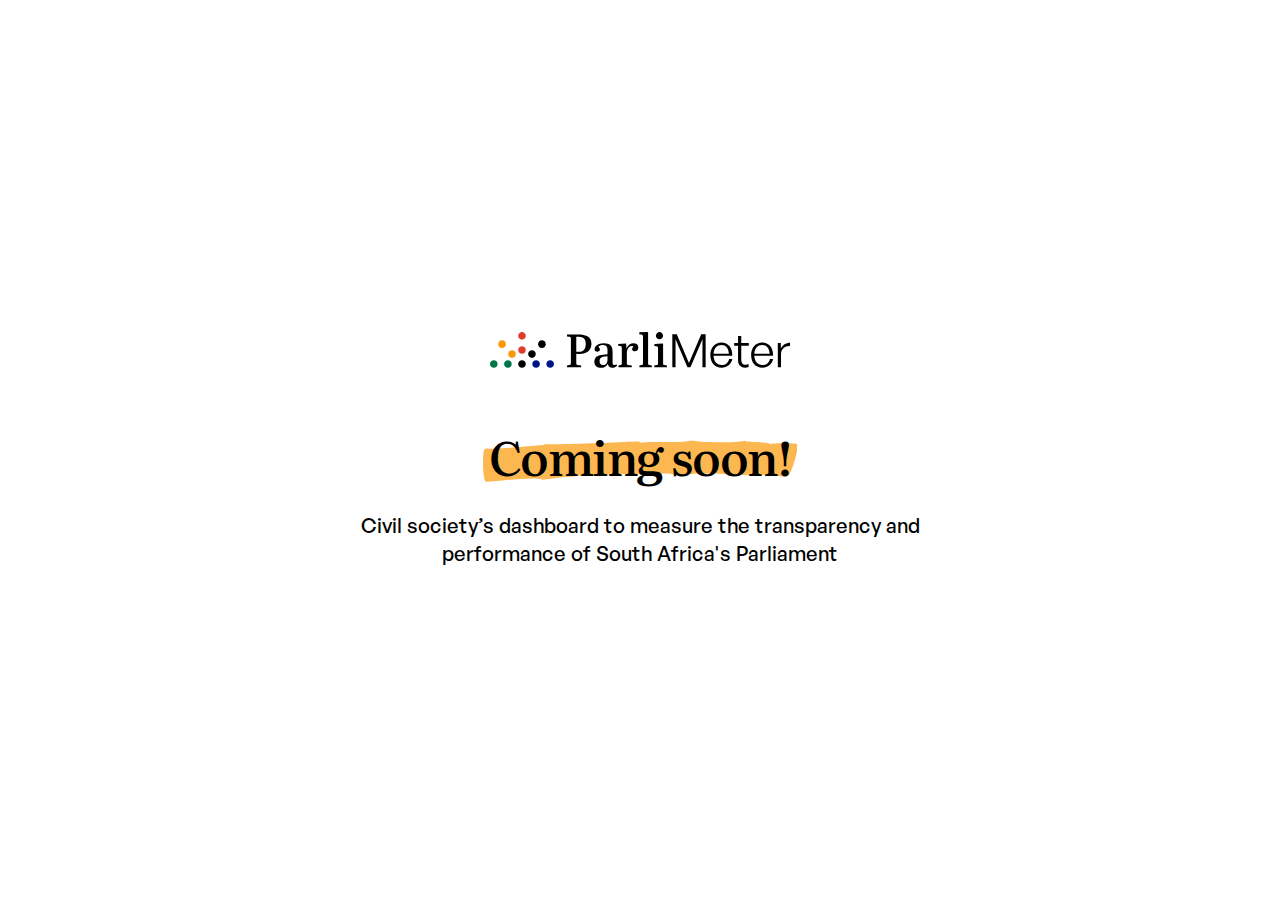
<file: index.html>
<!DOCTYPE html><!--  This site was created in Webflow. https://webflow.com  --><!--  Last Published: Thu Oct 10 2024 12:11:52 GMT+0000 (Coordinated Universal Time)  -->
<html data-wf-page="6707b6b0494c50af6eec7d83" data-wf-site="6707b6b0494c50af6eec7d92" lang="en">
<head>
  <meta charset="utf-8">
  <title>ParliMeter | The Parliamentary Performance Dashboard</title>
  <meta content="Quality data, insights and resources that help South Africans better understand the work done, in their name, by their representatives in Parliament." name="description">
  <meta content="ParliMeter | The Parliamentary Performance Dashboard" property="og:title">
  <meta content="Quality data, insights and resources that help South Africans better understand the work done, in their name, by their representatives in Parliament." property="og:description">
  <meta content="https://cdn.prod.website-files.com/66dd440e7b05cf45c0958c82/66e167125a2a5c0479181742_opengraph.png" property="og:image">
  <meta content="ParliMeter | The Parliamentary Performance Dashboard" property="twitter:title">
  <meta content="Quality data, insights and resources that help South Africans better understand the work done, in their name, by their representatives in Parliament." property="twitter:description">
  <meta content="https://cdn.prod.website-files.com/66dd440e7b05cf45c0958c82/66e167125a2a5c0479181742_opengraph.png" property="twitter:image">
  <meta property="og:type" content="website">
  <meta content="summary_large_image" name="twitter:card">
  <meta content="width=device-width, initial-scale=1" name="viewport">
  <meta content="Webflow" name="generator">
  <link href="css/normalize.css" rel="stylesheet" type="text/css">
  <link href="css/webflow.css" rel="stylesheet" type="text/css">
  <link href="css/up-is-awesome-0b4e441acf45be874b87e9922.webflow.css" rel="stylesheet" type="text/css">
  <script type="text/javascript">!function(o,c){var n=c.documentElement,t=" w-mod-";n.className+=t+"js",("ontouchstart"in o||o.DocumentTouch&&c instanceof DocumentTouch)&&(n.className+=t+"touch")}(window,document);</script>
  <link href="images/favicon.png" rel="shortcut icon" type="image/x-icon">
  <link href="images/webclip.png" rel="apple-touch-icon">
  <script>
// LUMOS PAGE FUNCTIONS | Makes sure scripts only run once
(function(global){global.pageFunctions=global.pageFunctions||{executed:{},functions:{},addFunction:function(id,fn){if(!this.functions[id])this.functions[id]=fn},executeFunctions:function(){if(this.added)return;this.added=true;for(const id in this.functions){if(!this.executed[id]){try{this.functions[id]();this.executed[id]=true}catch(e){console.error(`Error executing function ${id}:`,e)}}}}}})(window);
</script>
</head>
<body>
  <div class="page_wrap">
    <div class="page_code_wrap">
      <div class="page_code_base w-embed">
        <style>
/* variables */
:root {
	/* grid */
	--column-count: 12;
	--grid-main: repeat(var(--column-count), minmax(0, 1fr));
	--grid-1: repeat(1, minmax(0, 1fr));
	--grid-2: repeat(2, minmax(0, 1fr));
	--grid-3: repeat(3, minmax(0, 1fr));
	--grid-4: repeat(4, minmax(0, 1fr));
	--grid-5: repeat(5, minmax(0, 1fr));
	--grid-6: repeat(6, minmax(0, 1fr));
	--grid-7: repeat(7, minmax(0, 1fr));
	--grid-8: repeat(8, minmax(0, 1fr));
	--grid-9: repeat(9, minmax(0, 1fr));
	--grid-10: repeat(10, minmax(0, 1fr));
	--grid-11: repeat(11, minmax(0, 1fr));
	--grid-12: repeat(12, minmax(0, 1fr));
	--grid-gap-total: calc(var(--grid-gap--main) * (var(--column-count) - 1));
	--column-width: calc((100% - var(--grid-gap-total)) / var(--column-count) + var(--grid-gap--main));
	--breakout-gutter: minmax(calc(var(--padding-horizontal--main) - var(--grid-gap--main)), 1fr);
	--breakout-remaining: calc(var(--max-width--main) - (var(--padding-horizontal--main) * 2));
	--breakout-start: [full-start] var(--breakout-gutter) [content-start];
	--breakout-end: [content-end] var(--breakout-gutter) [full-end];
	--grid-breakout-single: var(--breakout-start) minmax(0, var(--breakout-remaining)) var(--breakout-end);
	--grid-breakout: var(--breakout-start) repeat(var(--column-count), minmax(0, calc((var(--breakout-remaining) - var(--grid-gap-total)) / var(--column-count)))) var(--breakout-end);
	/* others */
	--font-weight--inherit: inherit;
	--font-weight--100: 100;
	--font-weight--200: 200;
	--font-weight--300: 300;
	--font-weight--400: 400;
	--font-weight--500: 500;
	--font-weight--600: 600;
	--font-weight--700: 700;
	--font-weight--800: 800;
	--font-weight--900: 900;
	--text-transform--none: none;
	--text-transform--uppercase: uppercase;
	--text-transform--capitalize: capitalize;
	--text-transform--lowercase: lowercase;
	--text-transform--inherit: inherit;
	--max-width--none: none;
}
/* default styles */
body {
	font-weight: var(--text-main--font-weight);
	text-transform: var(--text-main--text-transform);
	font-smoothing: antialiased;
	-webkit-font-smoothing: antialiased;
}
h1, h2, h3, h4, h5, h6, blockquote {
	font-size: inherit;
	line-height: inherit;
	font-weight: inherit;
}
h1, h2, h3, h4, h5, h6, p, label, blockquote {
	margin-top: 0;
	margin-bottom: 0;
}
button {
	background-color: unset;
	padding: unset;
	text-align: inherit;
	cursor: pointer;
}
img::selection {
	background: transparent;
}
:is(h1, h2, h3, h4, h5, h6, p) a {
	text-decoration: underline;
}
.u-rich-text > *:first-child {
	margin-top: 0;
}
.u-rich-text > *:last-child {
	margin-bottom: 0;
}
video {
	width: 100%;
	object-fit: cover;
}
video.wf-empty {
	padding: 0;
}
svg {
	display: block;
}
section, header, footer {
	position: relative;
}
/* line clamp */
.u-line-clamp-1, .u-line-clamp-2, .u-line-clamp-3, .u-line-clamp-4 {
	display: -webkit-box;
	overflow: hidden;
	-webkit-line-clamp: 1;
	-webkit-box-orient: vertical;
}
.u-line-clamp-2 { -webkit-line-clamp: 2; }
.u-line-clamp-3 { -webkit-line-clamp: 3; }
.u-line-clamp-4 { -webkit-line-clamp: 4; }
/* component attributes */
/* section padding */
[data-padding-top="none"] { padding-top: var(--padding-vertical--none); }
[data-padding-bottom="none"] { padding-bottom: var(--padding-vertical--none); }
[data-padding-top="small"] { padding-top: var(--padding-vertical--small); }
[data-padding-bottom="small"] { padding-bottom: var(--padding-vertical--small); }
[data-padding-top="main"] { padding-top: var(--padding-vertical--main); }
[data-padding-bottom="main"] { padding-bottom: var(--padding-vertical--main); }
[data-padding-top="large"] { padding-top: var(--padding-vertical--large); }
[data-padding-bottom="large"] { padding-bottom: var(--padding-vertical--large); }
/* hide section if it has no cms items */
[data-cms-check="true"]:not(:has(.w-dyn-item)) {
	display: none;
}
</style>
      </div>
      <div class="page_code_color w-embed">
        <style>
/* theme light */
:root,
[data-theme="light"],
[data-theme="dark"] [data-theme="invert"] {
	--theme--background: var(--swatch--light);
	--theme--text: var(--swatch--dark);
	--theme--border: var(--swatch--light-secondary);
	/* button primary */
	--button--background: var(--swatch--brand);
	--button--text: var(--swatch--brand-text);
	--button--border: var(--swatch--brand);
	--button--background-hover: var(--swatch--dark);
	--button--text-hover: var(--swatch--light);
	--button--border-hover: var(--swatch--dark);
	/* button secondary */
	--button-secondary--background: var(--swatch--dark-secondary);
	--button-secondary--text: var(--swatch--dark);
	--button-secondary--border: var(--swatch--dark-secondary);
	--button-secondary--background-hover: var(--swatch--dark);
	--button-secondary--text-hover: var(--swatch--light);
	--button-secondary--border-hover: var(--swatch--dark);
}
/* theme dark */
[data-theme="dark"],
[data-theme="invert"],
[data-theme="light"] [data-theme="invert"] {
	--theme--background: var(--swatch--dark);
	--theme--text: var(--swatch--light);
	--theme--border: var(--swatch--dark-secondary);
	/* button primary */
	--button--background: var(--swatch--brand);
	--button--text: var(--swatch--brand-text);
	--button--border: var(--swatch--brand);
	--button--background-hover: var(--swatch--light);
	--button--text-hover: var(--swatch--dark);
	--button--border-hover: var(--swatch--light);
	/* button secondary */
	--button-secondary--background: var(--swatch--transparent);
	--button-secondary--text: var(--swatch--light);
	--button-secondary--border: var(--swatch--dark-secondary);
	--button-secondary--background-hover: var(--swatch--brand);
	--button-secondary--text-hover: var(--swatch--brand-text);
	--button-secondary--border-hover: var(--swatch--brand);
}
/* button secondary */
[data-button-style="secondary"] {
	--button--background: var(--button-secondary--background);
	--button--text: var(--button-secondary--text);
	--button--border: var(--button-secondary--border);
	--button--background-hover: var(--button-secondary--background-hover);
	--button--text-hover: var(--button-secondary--text-hover);
	--button--border-hover: var(--button-secondary--border-hover);
}
/* apply colors */
:is(c, :where([data-theme]:not([data-theme="inherit"]))) {
	background-color: var(--theme--background);
	color: var(--theme--text);
}
</style>
      </div>
      <div class="page_code_responsive w-embed">
        <style>
/* desktop */
:root {
	/* custom */
}
/* tablet */
@media screen and (max-width: 991px) {
	:root {
		/* custom */
		--padding-horizontal--main: 2rem;
		/* adaptive sizes */
		--size--2rem: 1.75rem;
		--size--2-5rem: 2.18rem;
		--size--3rem: 2.52rem;
		--size--3-5rem: 2.73rem;
		--size--4rem: 3rem;
		--size--4-5rem: 3.375rem;
		--size--5rem: 3.75rem;
		--size--5-5rem: 4.125rem;
		--size--6rem: 4.5rem;
		--size--6-5rem: 4.875rem;
		--size--7rem: 5.25rem;
		--size--7-5rem: 5.625rem;
		--size--8rem: 6rem;
		--size--8-5rem: 6.375rem;
		--size--9rem: 6.75rem;
		--size--9-5rem: 7.125rem;
		--size--10rem: 7.5rem;
		--size--11rem: 8.25rem;
		--size--12rem: 9rem;
		--size--13rem: 9.75rem;
		--size--14rem: 10.5rem;
		--size--15rem: 11.25rem;
		--size--16rem: 12rem;
	}
}
/* landscape */
@media screen and (max-width: 767px) {
	:root {
		/* custom */
		--padding-horizontal--main: 1rem;
		/* adaptive sizes */
		--size--2-5rem: 2rem;
		--size--3rem: 2.25rem;
		--size--3-5rem: 2.375rem;
		--size--4rem: 2.5rem;
		--size--4-5rem: 2.75rem;
		--size--5rem: 3rem;
		--size--5-5rem: 3.25rem;
		--size--6rem: 3.5rem;
		--size--6-5rem: 3.75rem;
		--size--7rem: 4rem;
		--size--7-5rem: 4.25rem;
		--size--8rem: 4.5rem;
		--size--8-5rem: 4.75rem;
		--size--9rem: 5rem;
		--size--9-5rem: 5.25rem;
		--size--10rem: 5.5rem;
		--size--11rem: 5.75rem;
		--size--12rem: 6rem;
		--size--13rem: 6.5rem;
		--size--14rem: 7rem;
		--size--15rem: 7.5rem;
		--size--16rem: 8rem;
	}
}
/* portrait */
@media screen and (max-width: 479px) {
	:root {
		/* custom */
	}
}
</style>
      </div>
      <div class="page_code_custom w-embed">
        <style>
:root {
	    --borderColor: inset 0px 0px 0px (var(--border-width--main)) rgba(var(--swatch--text), 1);
      --borderColorHover: inset 0px 0px 0px (var(--border-width--main)) rgba(var(--swatch--dark), 1);
}
/* NAV MENU STYLING */
.nav_wrap:has(.nav_checkbox:checked) .nav_menu_wrap {
  transform: translateY(0%);
}
.nav_wrap:has(.nav_checkbox:checked) .nav_menu_contain {
	opacity: 1;
}
.nav_wrap:has(.nav_checkbox:checked) .nav_toggle_open {
	display: none;
}
.nav_wrap:has(.nav_checkbox:checked) .nav_toggle_close {
	display: block;
}
/* UTILITY */
.no-events {
	pointer-events:none;
}
.hidden {
	display: none;
}
/* HERO IMAGE STYLING */
.hero_visual_wrap:hover .hero_circle {
	opacity: 100%;	
  transform: rotate(10%);
}
/* CTA CARD STYLING */
.cta_layout.is-card {
		padding: var(--size--2-5rem);
    background-color: var(--swatch--light-secondary);
}
/* STATIC CARD STYLING */  
.card_wrap.is-static {
    background-color: var(--swatch--transparent);
    border-width: 0;
	}  
.card_wrap.is-static .card_layout {
	padding: 0rem;
}
/* BLOG CARD STYLING */  
.blog_item_wrap:hover .blog_image_wrap {
  	border-color: var(--swatch--dark);
  }
.blog_item_wrap:hover .blog_image_wrap {
  -webkit-box-shadow:inset 0px 0px 0px 10px #f00;
  -moz-box-shadow:inset 0px 0px 0px 10px #f00;
  box-shadow:inset 0px 0px 0px 10px #f00;
}
/* FAQ STYLING */
.faq_wrap:hover .faq_plus {
	background-color: var(--swatch--dark);
}
.faq_wrap:hover .faq_plus_icon {
	color: var(--swatch--light);
}
.faq_wrap:has(.faq_checkbox:checked) .faq_height {
	grid-template-rows: 1fr;
}
.faq_wrap:has(.faq_checkbox:checked) .faq_plus {
	transform: rotate(45deg);
}
.faq_wrap:has(.faq_checkbox:checked) .faq_content_layout {
	opacity: 100%;
}
</style>
      </div>
    </div>
    <main class="page_main">
      <section data-theme="inherit" class="home-hero_wrap">
        <div data-padding-bottom="small" data-padding-top="small" class="hero-hero_contain u-container u-hflex-center-center">
          <div class="home-hero_layout u-grid-tablet">
            <div class="home-hero_content u-vflex-center-center u-gap-main u-column-6">
              <div class="home-hero_logo"><svg xmlns="http://www.w3.org/2000/svg" width="100%" viewbox="0 0 250 30" fill="none">
                  <path d="M5.41283 24.4788C6.65109 25.717 6.65109 27.7247 5.41283 28.9629C4.17457 30.2012 2.16696 30.2012 0.928695 28.9629C-0.309565 27.7247 -0.309565 25.717 0.928696 24.4788C2.16696 23.2405 4.17457 23.2405 5.41283 24.4788Z" fill="#007749"></path>
                  <path d="M17.1565 24.4788C18.3947 25.717 18.3947 27.7247 17.1565 28.9629C15.9182 30.2012 13.9106 30.2012 12.6723 28.9629C11.4341 27.7247 11.4341 25.717 12.6723 24.4788C13.9106 23.2405 15.9182 23.2405 17.1565 24.4788Z" fill="#007749"></path>
                  <path d="M24.416 28.9629C23.1777 27.7247 23.1777 25.717 24.416 24.4788C25.6543 23.2405 27.6619 23.2405 28.9001 24.4788C30.1384 25.717 30.1384 27.7247 28.9001 28.9629C27.6619 30.2012 25.6543 30.2012 24.416 28.9629Z" fill="black"></path>
                  <path d="M36.1601 28.9629C34.9219 27.7247 34.9219 25.717 36.1601 24.4788C37.3984 23.2405 39.406 23.2405 40.6443 24.4788C41.8825 25.717 41.8825 27.7247 40.6443 28.9629C39.406 30.2012 37.3984 30.2012 36.1601 28.9629Z" fill="#001489"></path>
                  <path d="M47.9048 28.9629C46.6665 27.7247 46.6665 25.717 47.9048 24.4788C49.143 23.2405 51.1506 23.2405 52.3889 24.4788C53.6272 25.717 53.6272 27.7247 52.3889 28.9629C51.1506 30.2012 49.143 30.2012 47.9048 28.9629Z" fill="#001489"></path>
                  <path d="M28.9004 5.47509C27.6621 6.71335 25.6545 6.71335 24.4163 5.47509C23.178 4.23683 23.178 2.22921 24.4163 0.990951C25.6545 -0.24731 27.6621 -0.247309 28.9004 0.990952C30.1387 2.22921 30.1387 4.23683 28.9004 5.47509Z" fill="#E03C31"></path>
                  <path d="M28.9004 17.219C27.6621 18.4573 25.6545 18.4573 24.4163 17.219C23.178 15.9807 23.178 13.9731 24.4163 12.7349C25.6545 11.4966 27.6621 11.4966 28.9004 12.7349C30.1387 13.9731 30.1387 15.9807 28.9004 17.219Z" fill="#E03C31"></path>
                  <path d="M34.9631 21.5872C33.212 21.5872 31.7924 20.1676 31.7924 18.4164C31.7924 16.6653 33.212 15.2457 34.9631 15.2457C36.7143 15.2457 38.1339 16.6653 38.1339 18.4164C38.1339 20.1676 36.7143 21.5872 34.9631 21.5872Z" fill="black"></path>
                  <path d="M43.2669 13.2831C41.5157 13.2831 40.0961 11.8635 40.0961 10.1123C40.0961 8.36112 41.5157 6.94152 43.2669 6.94152C45.018 6.94152 46.4376 8.36112 46.4376 10.1123C46.4376 11.8635 45.018 13.2831 43.2669 13.2831Z" fill="black"></path>
                  <path d="M21.5248 18.4165C21.5248 20.1677 20.1052 21.5873 18.354 21.5873C16.6028 21.5873 15.1832 20.1677 15.1832 18.4165C15.1832 16.6653 16.6028 15.2457 18.354 15.2457C20.1052 15.2457 21.5248 16.6653 21.5248 18.4165Z" fill="#FB9905"></path>
                  <path d="M13.2206 10.1124C13.2206 11.8635 11.801 13.2831 10.0498 13.2831C8.29864 13.2831 6.87904 11.8635 6.87904 10.1124C6.87904 8.36121 8.29864 6.94161 10.0498 6.94161C11.801 6.94161 13.2206 8.36121 13.2206 10.1124Z" fill="#FB9905"></path>
                  <path d="M64.167 29.3562V27.8265L66.2321 27.5588C66.7165 27.5078 67.0352 27.3549 67.1882 27.0999C67.3412 26.845 67.4176 26.3478 67.4176 25.6084V5.72209C67.4176 5.08471 67.3284 4.65129 67.1499 4.42183C66.997 4.16688 66.6655 4.00116 66.1556 3.92467L64.167 3.69522V2.1655H74.1102C75.4614 2.1655 76.6852 2.26748 77.7815 2.47144C78.8778 2.6754 79.8466 2.98135 80.688 3.38927C81.5293 3.7717 82.2304 4.26886 82.7913 4.88075C83.3777 5.46714 83.8111 6.18101 84.0916 7.02235C84.372 7.8382 84.5123 8.76878 84.5123 9.81409C84.5123 10.9359 84.3465 11.9429 84.0151 12.8353C83.7091 13.7276 83.263 14.5307 82.6766 15.2446C82.0902 15.933 81.4018 16.5066 80.6115 16.9655C79.8211 17.4244 78.9415 17.7686 77.9727 17.9981C77.0039 18.2275 75.9841 18.3423 74.9133 18.3423C74.2504 18.3423 73.6258 18.3295 73.0394 18.304C72.4785 18.253 72.096 18.202 71.8921 18.1511V25.6849C71.8921 26.3478 71.9813 26.8195 72.1598 27.0999C72.3382 27.3804 72.7334 27.5461 73.3453 27.5971L75.9458 27.8265V29.3562H64.167ZM73.9572 16.5449C75.8693 16.5449 77.3098 15.9967 78.2786 14.9004C79.273 13.7786 79.7701 12.1214 79.7701 9.92882C79.7701 8.50108 79.5534 7.35379 79.12 6.48695C78.6866 5.59462 78.0237 4.94449 77.1314 4.53656C76.2645 4.12864 75.13 3.92467 73.7277 3.92467H71.8921V16.3919C72.096 16.4429 72.3765 16.4811 72.7334 16.5066C73.1158 16.5321 73.5238 16.5449 73.9572 16.5449Z" fill="black"></path>
                  <path d="M92.4375 29.8916C90.7548 29.8916 89.4163 29.4327 88.422 28.5149C87.4532 27.5716 86.9688 26.3096 86.9688 24.7288C86.9688 23.3266 87.313 22.2048 88.0013 21.3635C88.7152 20.5221 89.8752 19.8847 91.4814 19.4513C93.0876 18.9924 95.2292 18.6992 97.9062 18.5717V15.2446C97.9062 14.2248 97.766 13.3962 97.4856 12.7588C97.2306 12.1214 96.8227 11.6498 96.2618 11.3438C95.7264 11.0379 94.9998 10.8849 94.082 10.8849C93.3681 10.8849 92.6542 10.9996 91.9403 11.2291C91.2265 11.433 90.6911 11.7135 90.3341 12.0704C90.6656 12.5293 90.9205 12.9245 91.099 13.256C91.303 13.5874 91.4432 13.8678 91.5197 14.0973C91.6217 14.3013 91.6726 14.4925 91.6726 14.6709C91.6726 15.1554 91.4559 15.576 91.0225 15.933C90.6146 16.2644 90.0664 16.4301 89.3781 16.4301C88.6387 16.4301 88.0778 16.2517 87.6954 15.8947C87.313 15.5123 87.1217 15.0024 87.1217 14.365C87.1217 13.4727 87.4532 12.6441 88.1161 11.8792C88.8044 11.1144 89.7223 10.5025 90.8695 10.0436C92.0168 9.55914 93.2916 9.31693 94.6938 9.31693C96.351 9.31693 97.7278 9.57188 98.8241 10.0818C99.9459 10.5662 100.774 11.3311 101.31 12.3764C101.871 13.3962 102.151 14.7092 102.151 16.3154V25.6467C102.151 26.2586 102.291 26.7047 102.572 26.9852C102.852 27.2656 103.248 27.4059 103.757 27.4059C104.038 27.4059 104.318 27.3804 104.599 27.3294C104.905 27.2529 105.223 27.1637 105.555 27.0617L105.899 28.209C105.364 28.7444 104.752 29.1523 104.063 29.4327C103.375 29.7387 102.699 29.8916 102.036 29.8916C100.889 29.8916 99.9969 29.5985 99.3595 29.0121C98.7476 28.4002 98.3779 27.5333 98.2504 26.4115C97.817 27.2019 97.3199 27.852 96.759 28.3619C96.1981 28.8718 95.5607 29.2543 94.8468 29.5092C94.1329 29.7642 93.3298 29.8916 92.4375 29.8916ZM94.1967 27.4823C94.9106 27.4823 95.5479 27.3166 96.1088 26.9852C96.6697 26.6537 97.1031 26.1948 97.4091 25.6084C97.7405 25.022 97.9062 24.3592 97.9062 23.6198V20.1779C96.3765 20.1779 95.1145 20.3182 94.1202 20.5986C93.1514 20.8791 92.4375 21.3125 91.9786 21.8989C91.5197 22.4853 91.2902 23.2629 91.2902 24.2317C91.2902 25.2515 91.5452 26.0546 92.0551 26.641C92.565 27.2019 93.2789 27.4823 94.1967 27.4823Z" fill="black"></path>
                  <path d="M107.089 29.3562V27.8648L108.848 27.5588C109.256 27.5078 109.524 27.3549 109.651 27.0999C109.779 26.845 109.842 26.386 109.842 25.7232V14.0973C109.842 13.2305 109.766 12.6441 109.613 12.3381C109.46 12.0067 109.103 11.8027 108.542 11.7262L106.745 11.535L106.936 10.0053L113.055 9.58463L113.437 9.85233L113.705 13.4472H113.82C114.457 12.1214 115.273 11.1016 116.267 10.3877C117.261 9.67387 118.345 9.31693 119.518 9.31693C120.741 9.31693 121.723 9.64837 122.462 10.3112C123.202 10.9741 123.571 11.8665 123.571 12.9883C123.571 13.6256 123.469 14.1738 123.266 14.6327C123.062 15.0916 122.756 15.4486 122.348 15.7035C121.94 15.9585 121.443 16.0859 120.856 16.0859C120.066 16.0859 119.467 15.9202 119.059 15.5888C118.651 15.2573 118.447 14.8367 118.447 14.3268C118.447 14.0973 118.485 13.8678 118.562 13.6384C118.638 13.3834 118.753 13.1157 118.906 12.8353C119.059 12.5293 119.25 12.1724 119.479 11.7645C118.868 11.535 118.243 11.5095 117.606 11.688C116.968 11.8665 116.382 12.2234 115.846 12.7588C115.311 13.2687 114.878 13.9061 114.546 14.6709C114.215 15.4358 114.049 16.2644 114.049 17.1567V25.7997C114.049 26.4115 114.1 26.8322 114.202 27.0617C114.329 27.2911 114.61 27.4313 115.043 27.4823L118.141 27.903V29.3562H107.089Z" fill="black"></path>
                  <path d="M124.476 29.3562V27.8265L126.35 27.5588C126.834 27.4823 127.14 27.3166 127.268 27.0617C127.421 26.8067 127.497 26.3351 127.497 25.6467V4.34535C127.497 3.47851 127.408 2.90486 127.23 2.62441C127.051 2.34396 126.643 2.1655 126.006 2.08901L124.323 1.85955L124.514 0.291591L131.322 0.0621338L131.742 0.406321V25.7614C131.742 26.3223 131.806 26.743 131.934 27.0234C132.061 27.3039 132.392 27.4823 132.928 27.5588L134.878 27.8648V29.3562H124.476Z" fill="black"></path>
                  <path d="M136.902 29.3562V27.8265L138.929 27.5588C139.413 27.4823 139.719 27.3166 139.847 27.0617C139.974 26.8067 140.038 26.3351 140.038 25.6467V14.1738C140.038 13.2815 139.949 12.6823 139.77 12.3764C139.617 12.0449 139.247 11.8537 138.661 11.8027L136.902 11.5733L137.093 10.0053L143.824 9.66112L144.244 9.89058V25.7997C144.244 26.3351 144.308 26.743 144.436 27.0234C144.563 27.2784 144.869 27.4441 145.354 27.5206L147.419 27.8648V29.3562H136.902Z" fill="black"></path>
                  <path d="M139.11 5.17474C137.941 4.00521 137.941 2.10901 139.11 0.939471C140.28 -0.230068 142.176 -0.230068 143.345 0.939471C144.515 2.10901 144.515 4.00521 143.345 5.17475C142.176 6.34428 140.28 6.34428 139.11 5.17474Z" fill="black"></path>
                  <path d="M242.518 18.5443V29.3097H239.846V9.19149H242.327V13.7725C243.701 10.7948 246.679 8.88609 250 8.88609V11.6729C245.763 11.5202 242.518 14.1542 242.518 18.5443Z" fill="black"></path>
                  <path d="M226.986 29.6915C221.336 29.6915 217.595 25.4541 217.595 19.0789C217.595 13.1999 221.489 8.80981 226.834 8.80981C232.56 8.80981 236.301 13.429 235.843 19.8805H220.267C220.497 24.6524 223.016 27.5919 226.948 27.5919C230.307 27.5919 232.636 25.7213 233.285 22.5146H235.919C235.003 26.9811 231.605 29.6915 226.986 29.6915ZM226.795 10.8713C223.169 10.8713 220.611 13.658 220.267 18.0481H233.056C232.827 13.5435 230.498 10.8713 226.795 10.8713Z" fill="black"></path>
                  <path d="M215.486 26.752V29.1188C214.456 29.5388 213.578 29.6915 212.585 29.6915C209.264 29.6915 206.706 27.9736 206.706 23.6217V11.4439H203.483V9.19154H206.706V3.23625H209.378V9.19154H215.677V11.4439H209.378V23.049C209.378 26.1794 210.905 27.2483 213.119 27.2483C213.959 27.2483 214.646 27.0956 215.486 26.752Z" fill="black"></path>
                  <path d="M193.003 29.6915C187.353 29.6915 183.612 25.4541 183.612 19.0789C183.612 13.1999 187.506 8.80981 192.851 8.80981C198.577 8.80981 202.318 13.429 201.86 19.8805H186.285C186.514 24.6524 189.033 27.5919 192.965 27.5919C196.325 27.5919 198.653 25.7213 199.302 22.5146H201.936C201.02 26.9811 197.622 29.6915 193.003 29.6915ZM192.812 10.8713C189.186 10.8713 186.628 13.658 186.285 18.0481H199.073C198.844 13.5435 196.515 10.8713 192.812 10.8713Z" fill="black"></path>
                  <path d="M164.538 29.3097L154.612 6.06121V29.3097H151.94V1.90015H155.643L165.797 25.7976L176.028 1.90015H179.693V29.3097H177.059V6.06121L167.057 29.3097H164.538Z" fill="black"></path>
                </svg></div>
              <div class="hero_title_wrap u-text-h1">
                <h1>
                  <div>
                    <div class="title_highlight_wrap">
                      <div>Coming soon!</div>
                      <div class="title_highlight-2"><svg xmlns="http://www.w3.org/2000/svg" width="100%" viewbox="0 0 497 66" fill="none" class="svg">
                          <path opacity="0.7" d="M93.8297 62.6156C81.6014 56.6124 10.6146 67.4581 4.34363 65.8173C-0.484974 63.7362 -1.23748 22.0741 1.83527 15.7107C2.96403 13.4695 4.53176 13.0293 8.67057 13.7897C13.6246 14.9503 74.8288 9.62748 95.0211 8.02664C96.2753 9.26729 98.9091 4.82494 99.6616 6.38577C101.167 8.66698 239.315 2.62377 243.203 2.54373C249.976 2.38364 244.708 4.90498 252.609 3.94447C269.478 1.94341 306.477 4.38471 319.207 2.38364C329.491 0.782796 331.686 0.742775 341.531 2.46369C350.122 3.94447 404.993 3.94447 411.389 1.38311C412.957 0.662733 414.086 0.982902 414.023 1.90339C414.023 1.98343 432.71 3.34415 432.836 3.34415C442.242 4.06454 451.648 4.945 451.711 5.30519C451.899 6.22568 453.028 6.70594 454.157 6.14564C456.163 5.18513 496.611 4.14458 496.924 6.86602C497.928 14.6702 488.709 46.9673 483.379 54.6514C477.798 62.8157 453.843 51.7698 432.647 55.892C325.666 51.4897 339.775 52.5302 317.2 55.5318C314.88 52.6903 305.975 59.4139 300.456 54.4913C298.199 52.4902 281.957 52.01 278.383 54.011C276.878 54.8515 255.306 54.011 233.169 53.8909C210.97 53.7709 188.082 54.4512 184.068 57.2527C166.949 52.4502 102.233 61.6951 93.7042 62.6156H93.8297Z" fill="currentColor"></path>
                        </svg></div>
                    </div>
                  </div>
                </h1>
              </div>
              <div class="home-hero_subtitle_wrap u-text-h4">
                <div style="max-width: none;">
                  <div class="w-richtext">
                    <h2>Civil society’s dashboard to measure the transparency and performance of South Africa&#x27;s Parliament</h2>
                  </div>
                </div>
              </div>
            </div>
          </div>
        </div>
      </section>
    </main>
  </div>
  <div class="styleguide_guide_wrap">
    <div class="w-embed">
      <style>
html:not(.wf-design-mode) .styleguide_guide_wrap {
	display: none;
}
.styleguide_guide_layout {
	counter-reset: gridguides;
}
.styleguide_guide_layout > div::before {
  counter-increment: gridguides;
  content: counter(gridguides);
}
</style>
    </div>
    <div data-padding-bottom="none" data-padding-top="none" class="styleguide_guide_contain u-container">
      <div class="styleguide_guide_layout u-grid-custom">
        <div class="styleguide_guide_column u-vflex-center-bottom"></div>
        <div class="styleguide_guide_column u-vflex-center-bottom"></div>
        <div class="styleguide_guide_column u-vflex-center-bottom"></div>
        <div class="styleguide_guide_column u-vflex-center-bottom"></div>
        <div class="styleguide_guide_column u-vflex-center-bottom"></div>
        <div class="styleguide_guide_column u-vflex-center-bottom"></div>
        <div class="styleguide_guide_column u-vflex-center-bottom"></div>
        <div class="styleguide_guide_column u-vflex-center-bottom"></div>
        <div class="styleguide_guide_column u-vflex-center-bottom"></div>
        <div class="styleguide_guide_column u-vflex-center-bottom"></div>
        <div class="styleguide_guide_column u-vflex-center-bottom"></div>
        <div class="styleguide_guide_column u-vflex-center-bottom"></div>
        <div class="styleguide_guide_column u-vflex-center-bottom"></div>
        <div class="styleguide_guide_column u-vflex-center-bottom"></div>
        <div class="styleguide_guide_column u-vflex-center-bottom"></div>
        <div class="styleguide_guide_column u-vflex-center-bottom"></div>
        <div class="styleguide_guide_column u-vflex-center-bottom"></div>
        <div class="styleguide_guide_column u-vflex-center-bottom"></div>
        <div class="styleguide_guide_column u-vflex-center-bottom"></div>
        <div class="styleguide_guide_column u-vflex-center-bottom"></div>
        <div class="styleguide_guide_column u-vflex-center-bottom"></div>
        <div class="styleguide_guide_column u-vflex-center-bottom"></div>
        <div class="styleguide_guide_column u-vflex-center-bottom"></div>
        <div class="styleguide_guide_column u-vflex-center-bottom"></div>
      </div>
    </div>
  </div>
  <script src="https://d3e54v103j8qbb.cloudfront.net/js/jquery-3.5.1.min.dc5e7f18c8.js?site=6707b6b0494c50af6eec7d92" type="text/javascript" integrity="sha256-9/aliU8dGd2tb6OSsuzixeV4y/faTqgFtohetphbbj0=" crossorigin="anonymous"></script>
  <script src="js/webflow.js" type="text/javascript"></script>
  <script>
// LUMOS PAGE FUNCTIONS | Executes scripts last. Keep right before closing body tag //
pageFunctions.executeFunctions();
</script>
</body>
</html>
</file>
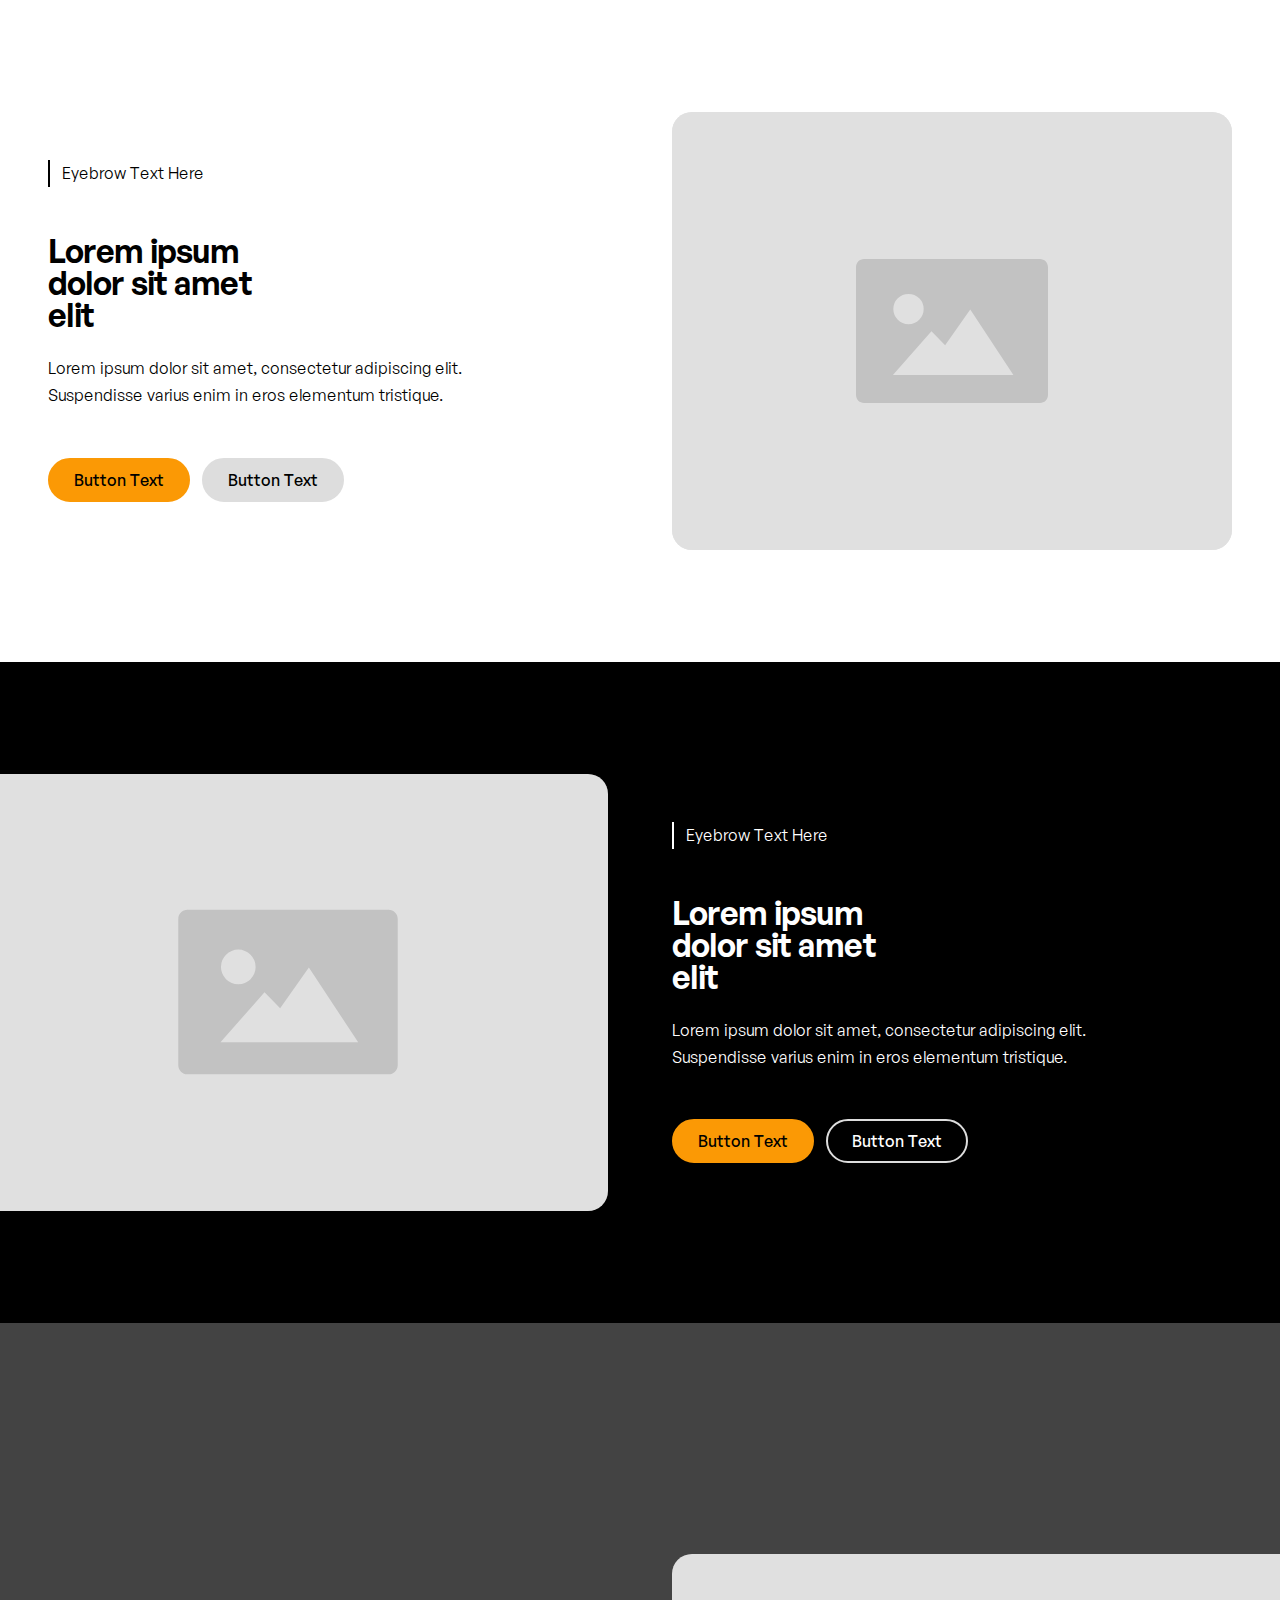
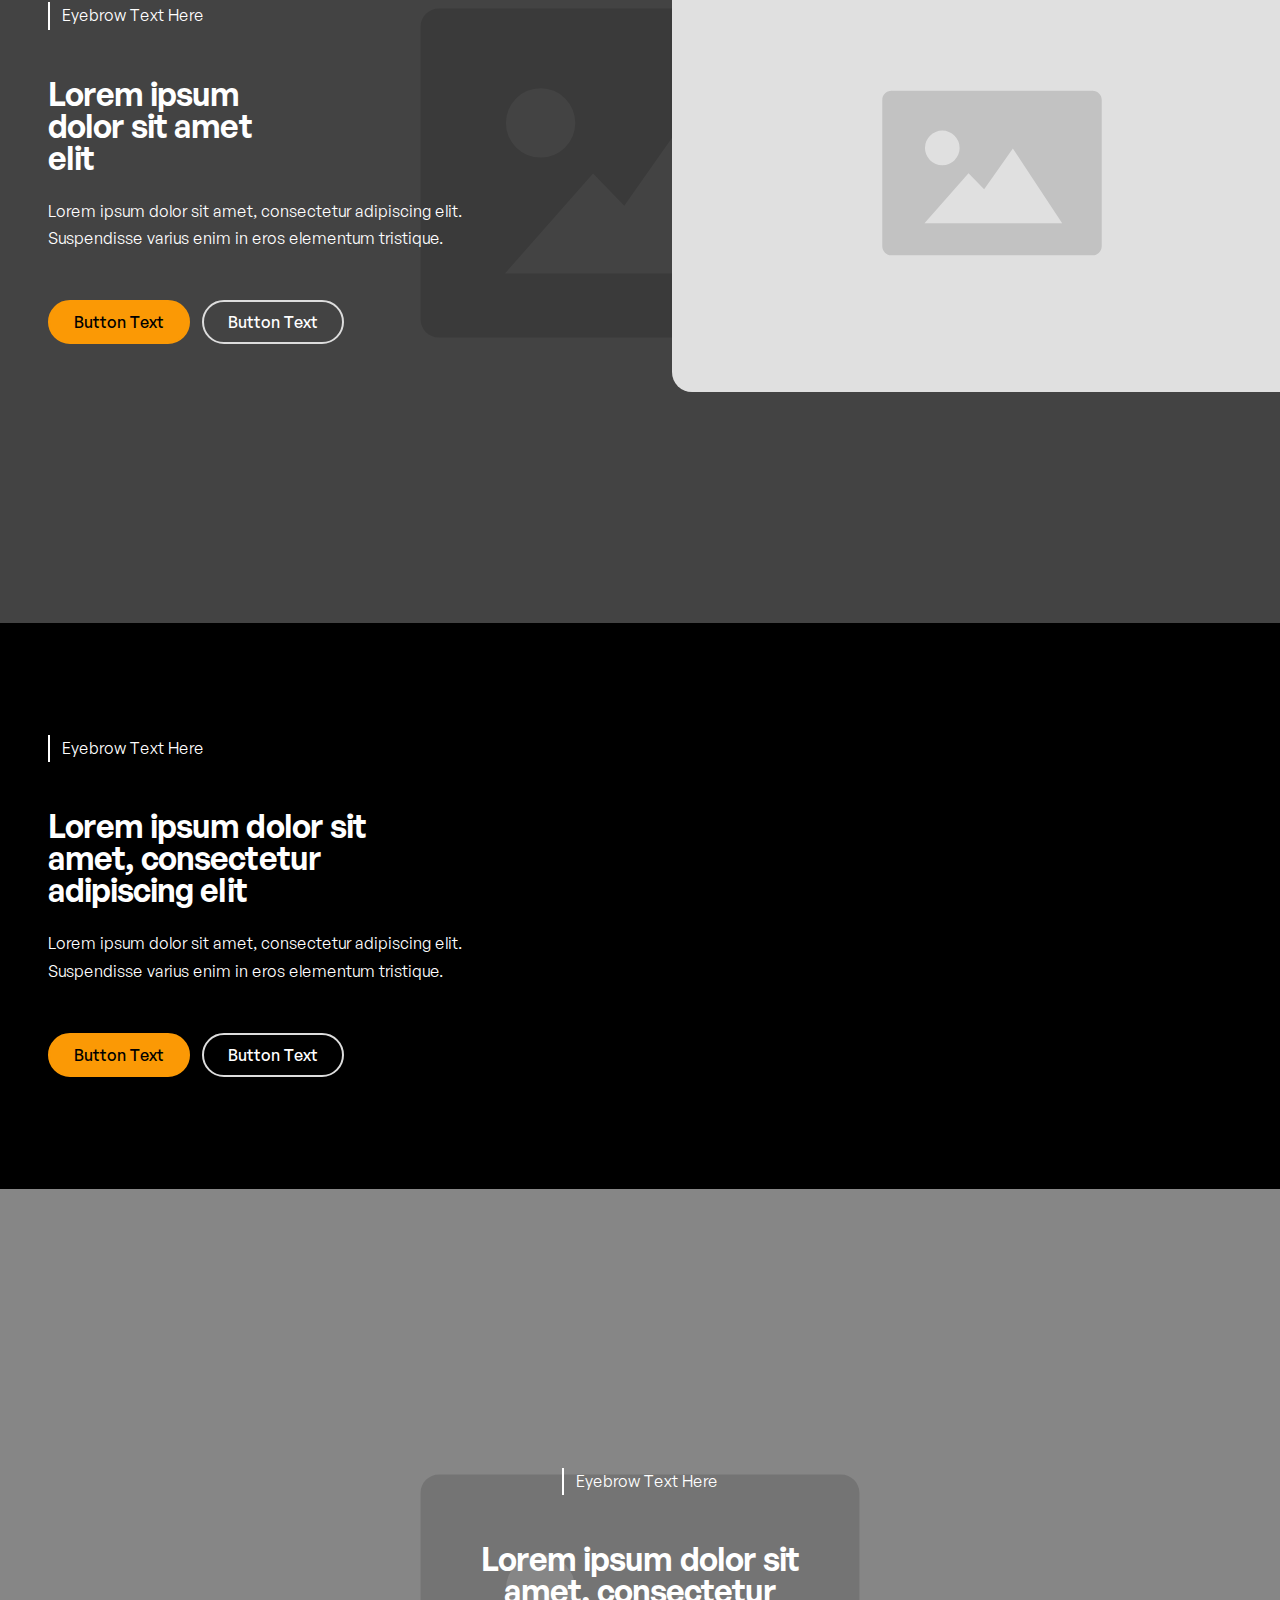
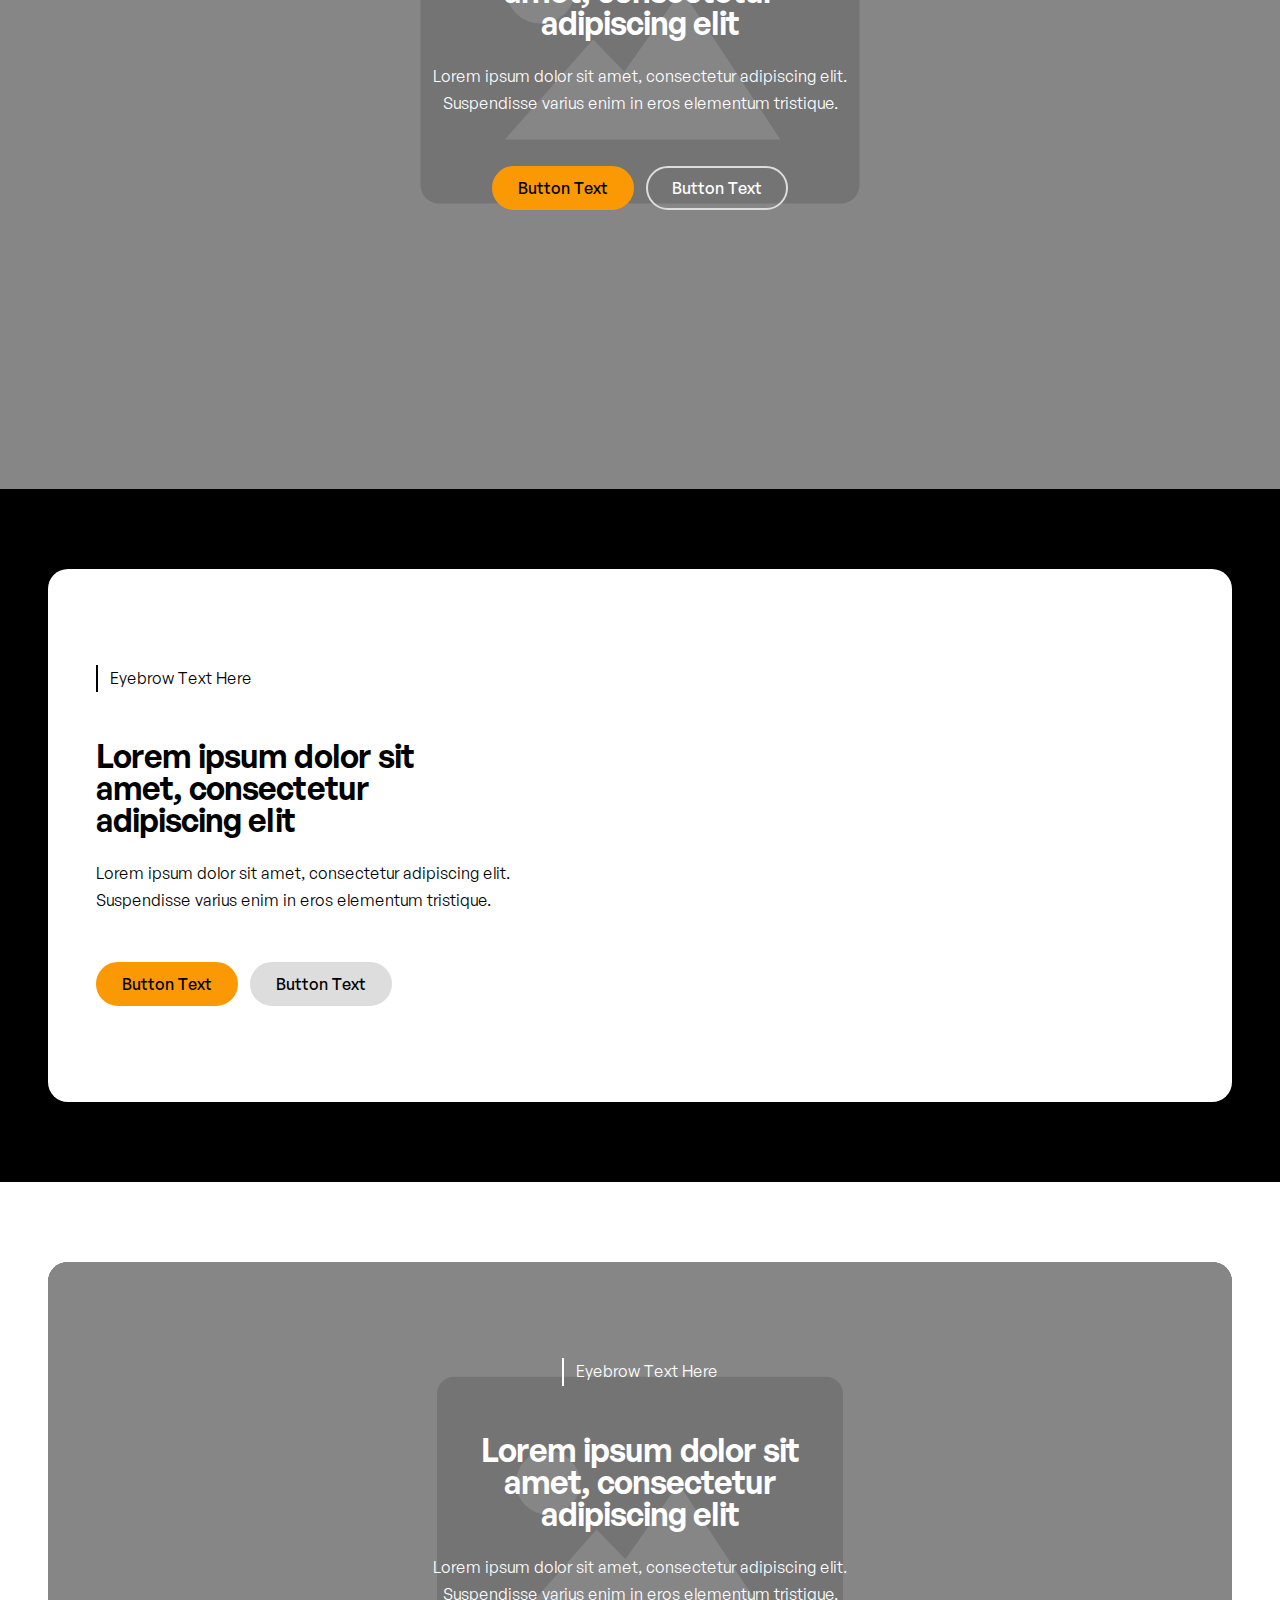
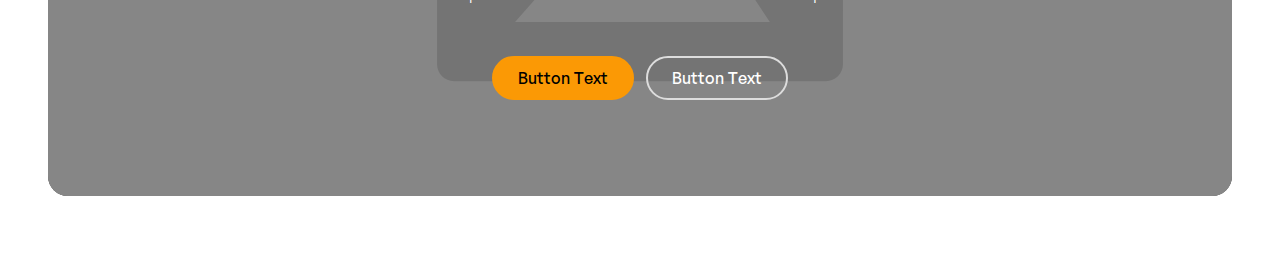
<file: example-layouts.html>
<!DOCTYPE html><!--  This site was created in Webflow. https://webflow.com  --><!--  Last Published: Thu Oct 10 2024 12:11:52 GMT+0000 (Coordinated Universal Time)  -->
<html data-wf-page="6707b6b0494c50af6eec7d87" data-wf-site="6707b6b0494c50af6eec7d92" lang="en">
<head>
  <meta charset="utf-8">
  <title>Example Layouts</title>
  <meta content="Example Layouts" property="og:title">
  <meta content="Example Layouts" property="twitter:title">
  <meta content="width=device-width, initial-scale=1" name="viewport">
  <meta content="Webflow" name="generator">
  <link href="css/normalize.css" rel="stylesheet" type="text/css">
  <link href="css/webflow.css" rel="stylesheet" type="text/css">
  <link href="css/up-is-awesome-0b4e441acf45be874b87e9922.webflow.css" rel="stylesheet" type="text/css">
  <script type="text/javascript">!function(o,c){var n=c.documentElement,t=" w-mod-";n.className+=t+"js",("ontouchstart"in o||o.DocumentTouch&&c instanceof DocumentTouch)&&(n.className+=t+"touch")}(window,document);</script>
  <link href="images/favicon.png" rel="shortcut icon" type="image/x-icon">
  <link href="images/webclip.png" rel="apple-touch-icon">
  <script>
// LUMOS PAGE FUNCTIONS | Makes sure scripts only run once
(function(global){global.pageFunctions=global.pageFunctions||{executed:{},functions:{},addFunction:function(id,fn){if(!this.functions[id])this.functions[id]=fn},executeFunctions:function(){if(this.added)return;this.added=true;for(const id in this.functions){if(!this.executed[id]){try{this.functions[id]();this.executed[id]=true}catch(e){console.error(`Error executing function ${id}:`,e)}}}}}})(window);
</script>
</head>
<body>
  <div class="page_wrap">
    <div class="page_code_wrap">
      <div class="page_code_base w-embed">
        <style>
/* variables */
:root {
	/* grid */
	--column-count: 12;
	--grid-main: repeat(var(--column-count), minmax(0, 1fr));
	--grid-1: repeat(1, minmax(0, 1fr));
	--grid-2: repeat(2, minmax(0, 1fr));
	--grid-3: repeat(3, minmax(0, 1fr));
	--grid-4: repeat(4, minmax(0, 1fr));
	--grid-5: repeat(5, minmax(0, 1fr));
	--grid-6: repeat(6, minmax(0, 1fr));
	--grid-7: repeat(7, minmax(0, 1fr));
	--grid-8: repeat(8, minmax(0, 1fr));
	--grid-9: repeat(9, minmax(0, 1fr));
	--grid-10: repeat(10, minmax(0, 1fr));
	--grid-11: repeat(11, minmax(0, 1fr));
	--grid-12: repeat(12, minmax(0, 1fr));
	--grid-gap-total: calc(var(--grid-gap--main) * (var(--column-count) - 1));
	--column-width: calc((100% - var(--grid-gap-total)) / var(--column-count) + var(--grid-gap--main));
	--breakout-gutter: minmax(calc(var(--padding-horizontal--main) - var(--grid-gap--main)), 1fr);
	--breakout-remaining: calc(var(--max-width--main) - (var(--padding-horizontal--main) * 2));
	--breakout-start: [full-start] var(--breakout-gutter) [content-start];
	--breakout-end: [content-end] var(--breakout-gutter) [full-end];
	--grid-breakout-single: var(--breakout-start) minmax(0, var(--breakout-remaining)) var(--breakout-end);
	--grid-breakout: var(--breakout-start) repeat(var(--column-count), minmax(0, calc((var(--breakout-remaining) - var(--grid-gap-total)) / var(--column-count)))) var(--breakout-end);
	/* others */
	--font-weight--inherit: inherit;
	--font-weight--100: 100;
	--font-weight--200: 200;
	--font-weight--300: 300;
	--font-weight--400: 400;
	--font-weight--500: 500;
	--font-weight--600: 600;
	--font-weight--700: 700;
	--font-weight--800: 800;
	--font-weight--900: 900;
	--text-transform--none: none;
	--text-transform--uppercase: uppercase;
	--text-transform--capitalize: capitalize;
	--text-transform--lowercase: lowercase;
	--text-transform--inherit: inherit;
	--max-width--none: none;
}
/* default styles */
body {
	font-weight: var(--text-main--font-weight);
	text-transform: var(--text-main--text-transform);
	font-smoothing: antialiased;
	-webkit-font-smoothing: antialiased;
}
h1, h2, h3, h4, h5, h6, blockquote {
	font-size: inherit;
	line-height: inherit;
	font-weight: inherit;
}
h1, h2, h3, h4, h5, h6, p, label, blockquote {
	margin-top: 0;
	margin-bottom: 0;
}
button {
	background-color: unset;
	padding: unset;
	text-align: inherit;
	cursor: pointer;
}
img::selection {
	background: transparent;
}
:is(h1, h2, h3, h4, h5, h6, p) a {
	text-decoration: underline;
}
.u-rich-text > *:first-child {
	margin-top: 0;
}
.u-rich-text > *:last-child {
	margin-bottom: 0;
}
video {
	width: 100%;
	object-fit: cover;
}
video.wf-empty {
	padding: 0;
}
svg {
	display: block;
}
section, header, footer {
	position: relative;
}
/* line clamp */
.u-line-clamp-1, .u-line-clamp-2, .u-line-clamp-3, .u-line-clamp-4 {
	display: -webkit-box;
	overflow: hidden;
	-webkit-line-clamp: 1;
	-webkit-box-orient: vertical;
}
.u-line-clamp-2 { -webkit-line-clamp: 2; }
.u-line-clamp-3 { -webkit-line-clamp: 3; }
.u-line-clamp-4 { -webkit-line-clamp: 4; }
/* component attributes */
/* section padding */
[data-padding-top="none"] { padding-top: var(--padding-vertical--none); }
[data-padding-bottom="none"] { padding-bottom: var(--padding-vertical--none); }
[data-padding-top="small"] { padding-top: var(--padding-vertical--small); }
[data-padding-bottom="small"] { padding-bottom: var(--padding-vertical--small); }
[data-padding-top="main"] { padding-top: var(--padding-vertical--main); }
[data-padding-bottom="main"] { padding-bottom: var(--padding-vertical--main); }
[data-padding-top="large"] { padding-top: var(--padding-vertical--large); }
[data-padding-bottom="large"] { padding-bottom: var(--padding-vertical--large); }
/* hide section if it has no cms items */
[data-cms-check="true"]:not(:has(.w-dyn-item)) {
	display: none;
}
</style>
      </div>
      <div class="page_code_color w-embed">
        <style>
/* theme light */
:root,
[data-theme="light"],
[data-theme="dark"] [data-theme="invert"] {
	--theme--background: var(--swatch--light);
	--theme--text: var(--swatch--dark);
	--theme--border: var(--swatch--light-secondary);
	/* button primary */
	--button--background: var(--swatch--brand);
	--button--text: var(--swatch--brand-text);
	--button--border: var(--swatch--brand);
	--button--background-hover: var(--swatch--dark);
	--button--text-hover: var(--swatch--light);
	--button--border-hover: var(--swatch--dark);
	/* button secondary */
	--button-secondary--background: var(--swatch--dark-secondary);
	--button-secondary--text: var(--swatch--dark);
	--button-secondary--border: var(--swatch--dark-secondary);
	--button-secondary--background-hover: var(--swatch--dark);
	--button-secondary--text-hover: var(--swatch--light);
	--button-secondary--border-hover: var(--swatch--dark);
}
/* theme dark */
[data-theme="dark"],
[data-theme="invert"],
[data-theme="light"] [data-theme="invert"] {
	--theme--background: var(--swatch--dark);
	--theme--text: var(--swatch--light);
	--theme--border: var(--swatch--dark-secondary);
	/* button primary */
	--button--background: var(--swatch--brand);
	--button--text: var(--swatch--brand-text);
	--button--border: var(--swatch--brand);
	--button--background-hover: var(--swatch--light);
	--button--text-hover: var(--swatch--dark);
	--button--border-hover: var(--swatch--light);
	/* button secondary */
	--button-secondary--background: var(--swatch--transparent);
	--button-secondary--text: var(--swatch--light);
	--button-secondary--border: var(--swatch--dark-secondary);
	--button-secondary--background-hover: var(--swatch--brand);
	--button-secondary--text-hover: var(--swatch--brand-text);
	--button-secondary--border-hover: var(--swatch--brand);
}
/* button secondary */
[data-button-style="secondary"] {
	--button--background: var(--button-secondary--background);
	--button--text: var(--button-secondary--text);
	--button--border: var(--button-secondary--border);
	--button--background-hover: var(--button-secondary--background-hover);
	--button--text-hover: var(--button-secondary--text-hover);
	--button--border-hover: var(--button-secondary--border-hover);
}
/* apply colors */
:is(c, :where([data-theme]:not([data-theme="inherit"]))) {
	background-color: var(--theme--background);
	color: var(--theme--text);
}
</style>
      </div>
      <div class="page_code_responsive w-embed">
        <style>
/* desktop */
:root {
	/* custom */
}
/* tablet */
@media screen and (max-width: 991px) {
	:root {
		/* custom */
		--padding-horizontal--main: 2rem;
		/* adaptive sizes */
		--size--2rem: 1.75rem;
		--size--2-5rem: 2.18rem;
		--size--3rem: 2.52rem;
		--size--3-5rem: 2.73rem;
		--size--4rem: 3rem;
		--size--4-5rem: 3.375rem;
		--size--5rem: 3.75rem;
		--size--5-5rem: 4.125rem;
		--size--6rem: 4.5rem;
		--size--6-5rem: 4.875rem;
		--size--7rem: 5.25rem;
		--size--7-5rem: 5.625rem;
		--size--8rem: 6rem;
		--size--8-5rem: 6.375rem;
		--size--9rem: 6.75rem;
		--size--9-5rem: 7.125rem;
		--size--10rem: 7.5rem;
		--size--11rem: 8.25rem;
		--size--12rem: 9rem;
		--size--13rem: 9.75rem;
		--size--14rem: 10.5rem;
		--size--15rem: 11.25rem;
		--size--16rem: 12rem;
	}
}
/* landscape */
@media screen and (max-width: 767px) {
	:root {
		/* custom */
		--padding-horizontal--main: 1rem;
		/* adaptive sizes */
		--size--2-5rem: 2rem;
		--size--3rem: 2.25rem;
		--size--3-5rem: 2.375rem;
		--size--4rem: 2.5rem;
		--size--4-5rem: 2.75rem;
		--size--5rem: 3rem;
		--size--5-5rem: 3.25rem;
		--size--6rem: 3.5rem;
		--size--6-5rem: 3.75rem;
		--size--7rem: 4rem;
		--size--7-5rem: 4.25rem;
		--size--8rem: 4.5rem;
		--size--8-5rem: 4.75rem;
		--size--9rem: 5rem;
		--size--9-5rem: 5.25rem;
		--size--10rem: 5.5rem;
		--size--11rem: 5.75rem;
		--size--12rem: 6rem;
		--size--13rem: 6.5rem;
		--size--14rem: 7rem;
		--size--15rem: 7.5rem;
		--size--16rem: 8rem;
	}
}
/* portrait */
@media screen and (max-width: 479px) {
	:root {
		/* custom */
	}
}
</style>
      </div>
      <div class="page_code_custom w-embed">
        <style>
:root {
	    --borderColor: inset 0px 0px 0px (var(--border-width--main)) rgba(var(--swatch--text), 1);
      --borderColorHover: inset 0px 0px 0px (var(--border-width--main)) rgba(var(--swatch--dark), 1);
}
/* NAV MENU STYLING */
.nav_wrap:has(.nav_checkbox:checked) .nav_menu_wrap {
  transform: translateY(0%);
}
.nav_wrap:has(.nav_checkbox:checked) .nav_menu_contain {
	opacity: 1;
}
.nav_wrap:has(.nav_checkbox:checked) .nav_toggle_open {
	display: none;
}
.nav_wrap:has(.nav_checkbox:checked) .nav_toggle_close {
	display: block;
}
/* UTILITY */
.no-events {
	pointer-events:none;
}
.hidden {
	display: none;
}
/* HERO IMAGE STYLING */
.hero_visual_wrap:hover .hero_circle {
	opacity: 100%;	
  transform: rotate(10%);
}
/* CTA CARD STYLING */
.cta_layout.is-card {
		padding: var(--size--2-5rem);
    background-color: var(--swatch--light-secondary);
}
/* STATIC CARD STYLING */  
.card_wrap.is-static {
    background-color: var(--swatch--transparent);
    border-width: 0;
	}  
.card_wrap.is-static .card_layout {
	padding: 0rem;
}
/* BLOG CARD STYLING */  
.blog_item_wrap:hover .blog_image_wrap {
  	border-color: var(--swatch--dark);
  }
.blog_item_wrap:hover .blog_image_wrap {
  -webkit-box-shadow:inset 0px 0px 0px 10px #f00;
  -moz-box-shadow:inset 0px 0px 0px 10px #f00;
  box-shadow:inset 0px 0px 0px 10px #f00;
}
/* FAQ STYLING */
.faq_wrap:hover .faq_plus {
	background-color: var(--swatch--dark);
}
.faq_wrap:hover .faq_plus_icon {
	color: var(--swatch--light);
}
.faq_wrap:has(.faq_checkbox:checked) .faq_height {
	grid-template-rows: 1fr;
}
.faq_wrap:has(.faq_checkbox:checked) .faq_plus {
	transform: rotate(45deg);
}
.faq_wrap:has(.faq_checkbox:checked) .faq_content_layout {
	opacity: 100%;
}
</style>
      </div>
    </div>
    <main class="page_main">
      <section data-theme="inherit" class="layout_split_wrap">
        <div data-padding-bottom="main" data-padding-top="main" class="layout_split_contain u-container u-vflex-stretch-center">
          <div class="layout_split_layout u-grid-custom u-gap-large">
            <div class="layout_split_content u-vflex-stretch-center">
              <div class="g_content_wrap u-gap-medium u-vflex-center-center is-left-aligned">
                <div class="g_eyebrow_wrap u-gap-xsmall u-hflex-left-stretch">
                  <div class="g_eyebrow_marker u-flex-noshrink"></div>
                  <div class="g_eyebrow_text u-text-main">
                    <div style="max-width: none;">Eyebrow Text Here</div>
                  </div>
                </div>
                <div class="g_content_header u-gap-small u-vflex-center-center is-left-aligned">
                  <div class="g_content_title u-text-h2">
                    <div style="max-width: 13ch;">
                      <div class="w-richtext">
                        <h2>Lorem ipsum dolor sit amet elit</h2>
                      </div>
                    </div>
                  </div>
                  <div class="g_content_text u-text-main">
                    <div style="max-width: 42ch;">
                      <div class="w-richtext">
                        <p>Lorem ipsum dolor sit amet, consectetur adipiscing elit. Suspendisse varius enim in eros elementum tristique.</p>
                      </div>
                    </div>
                  </div>
                </div>
                <div class="g_content_btn_wrap u-gap-xsmall u-hflex-center-center is-left-aligned">
                  <a href="#" class="w-inline-block">
                    <div data-button-style="primary" class="btn_main_wrap">
                      <div class="btn_main_layout u-gap-xsmall u-hflex-center-center">
                        <div class="btn_main_text">Button Text</div>
                      </div>
                    </div>
                  </a>
                  <a href="#" class="w-inline-block">
                    <div data-button-style="secondary" class="btn_main_wrap">
                      <div class="btn_main_layout u-gap-xsmall u-hflex-center-center">
                        <div class="btn_main_text">Button Text</div>
                      </div>
                    </div>
                  </a>
                </div>
              </div>
            </div>
            <div class="layout_split_visual_wrap">
              <div class="layout_split_visual_inner u-visual-wrap">
                <div class="g_visual_wrap u-cover-absolute">
                  <div class="g_visual_background u-cover-absolute"></div><img src="images/placeholder.svg" alt="" class="g_visual_img u-cover-absolute">
                </div>
              </div>
            </div>
          </div>
        </div>
      </section>
      <section data-theme="dark" class="layout_split_wrap">
        <div data-padding-bottom="main" data-padding-top="main" class="layout_split_contain u-container u-vflex-stretch-center">
          <div class="layout_split_layout u-grid-custom u-gap-large">
            <div class="layout_split_content u-vflex-stretch-center">
              <div class="g_content_wrap u-gap-medium u-vflex-center-center is-left-aligned">
                <div class="g_eyebrow_wrap u-gap-xsmall u-hflex-left-stretch">
                  <div class="g_eyebrow_marker u-flex-noshrink"></div>
                  <div class="g_eyebrow_text u-text-main">
                    <div style="max-width: none;">Eyebrow Text Here</div>
                  </div>
                </div>
                <div class="g_content_header u-gap-small u-vflex-center-center is-left-aligned">
                  <div class="g_content_title u-text-h2">
                    <div style="max-width: 13ch;">
                      <div class="w-richtext">
                        <h2>Lorem ipsum dolor sit amet elit</h2>
                      </div>
                    </div>
                  </div>
                  <div class="g_content_text u-text-main">
                    <div style="max-width: 42ch;">
                      <div class="w-richtext">
                        <p>Lorem ipsum dolor sit amet, consectetur adipiscing elit. Suspendisse varius enim in eros elementum tristique.</p>
                      </div>
                    </div>
                  </div>
                </div>
                <div class="g_content_btn_wrap u-gap-xsmall u-hflex-center-center is-left-aligned">
                  <a href="#" class="w-inline-block">
                    <div data-button-style="primary" class="btn_main_wrap">
                      <div class="btn_main_layout u-gap-xsmall u-hflex-center-center">
                        <div class="btn_main_text">Button Text</div>
                      </div>
                    </div>
                  </a>
                  <a href="#" class="w-inline-block">
                    <div data-button-style="secondary" class="btn_main_wrap">
                      <div class="btn_main_layout u-gap-xsmall u-hflex-center-center">
                        <div class="btn_main_text">Button Text</div>
                      </div>
                    </div>
                  </a>
                </div>
              </div>
            </div>
            <div class="layout_split_visual_wrap is-reversed">
              <div class="layout_split_visual_inner u-visual-wrap u-max-width-none">
                <div class="g_visual_wrap u-cover-absolute">
                  <div class="g_visual_background u-cover-absolute"></div><img src="images/placeholder.svg" alt="" class="g_visual_img u-cover-absolute">
                </div>
              </div>
            </div>
          </div>
        </div>
      </section>
      <section data-theme="dark" class="layout_split_wrap">
        <div class="g_visual_wrap u-cover-absolute">
          <div class="g_visual_background u-cover-absolute"></div><img src="images/placeholder.svg" alt="" class="g_visual_img u-cover-absolute">
          <div style="opacity: 70%;" class="g_visual_overlay u-cover-absolute"></div>
        </div>
        <div data-padding-bottom="main" data-padding-top="main" class="layout_split_contain u-container u-vflex-stretch-center u-height-screen">
          <div class="layout_split_layout u-grid-custom u-gap-large">
            <div class="layout_split_content u-vflex-stretch-center">
              <div class="g_content_wrap u-gap-medium u-vflex-center-center is-left-aligned">
                <div class="g_eyebrow_wrap u-gap-xsmall u-hflex-left-stretch">
                  <div class="g_eyebrow_marker u-flex-noshrink"></div>
                  <div class="g_eyebrow_text u-text-main">
                    <div style="max-width: none;">Eyebrow Text Here</div>
                  </div>
                </div>
                <div class="g_content_header u-gap-small u-vflex-center-center is-left-aligned">
                  <div class="g_content_title u-text-h2">
                    <div style="max-width: 13ch;">
                      <div class="w-richtext">
                        <h2>Lorem ipsum dolor sit amet elit</h2>
                      </div>
                    </div>
                  </div>
                  <div class="g_content_text u-text-main">
                    <div style="max-width: 42ch;">
                      <div class="w-richtext">
                        <p>Lorem ipsum dolor sit amet, consectetur adipiscing elit. Suspendisse varius enim in eros elementum tristique.</p>
                      </div>
                    </div>
                  </div>
                </div>
                <div class="g_content_btn_wrap u-gap-xsmall u-hflex-center-center is-left-aligned">
                  <a href="#" class="w-inline-block">
                    <div data-button-style="primary" class="btn_main_wrap">
                      <div class="btn_main_layout u-gap-xsmall u-hflex-center-center">
                        <div class="btn_main_text">Button Text</div>
                      </div>
                    </div>
                  </a>
                  <a href="#" class="w-inline-block">
                    <div data-button-style="secondary" class="btn_main_wrap">
                      <div class="btn_main_layout u-gap-xsmall u-hflex-center-center">
                        <div class="btn_main_text">Button Text</div>
                      </div>
                    </div>
                  </a>
                </div>
              </div>
            </div>
            <div class="layout_split_visual_wrap">
              <div class="layout_split_visual_inner u-visual-wrap u-max-width-none">
                <div class="g_visual_wrap u-cover-absolute">
                  <div class="g_visual_background u-cover-absolute"></div><img src="images/placeholder.svg" alt="" class="g_visual_img u-cover-absolute">
                </div>
              </div>
            </div>
          </div>
        </div>
      </section>
      <section data-theme="dark" class="layout_full_wrap">
        <div data-padding-bottom="main" data-padding-top="main" class="layout_full_contain u-container u-vflex-stretch-center">
          <div class="g_content_wrap u-gap-medium u-vflex-center-center is-left-aligned">
            <div class="g_eyebrow_wrap u-gap-xsmall u-hflex-left-stretch">
              <div class="g_eyebrow_marker u-flex-noshrink"></div>
              <div class="g_eyebrow_text u-text-main">
                <div style="max-width: none;">Eyebrow Text Here</div>
              </div>
            </div>
            <div class="g_content_header u-gap-small u-vflex-center-center is-left-aligned">
              <div class="g_content_title u-text-h2">
                <div style="max-width: 18ch;">
                  <div class="w-richtext">
                    <h2>Lorem ipsum dolor sit amet, consectetur adipiscing elit</h2>
                  </div>
                </div>
              </div>
              <div class="g_content_text u-text-main">
                <div style="max-width: 42ch;">
                  <div class="w-richtext">
                    <p>Lorem ipsum dolor sit amet, consectetur adipiscing elit. Suspendisse varius enim in eros elementum tristique.</p>
                  </div>
                </div>
              </div>
            </div>
            <div class="g_content_btn_wrap u-gap-xsmall u-hflex-center-center is-left-aligned">
              <a href="#" class="w-inline-block">
                <div data-button-style="primary" class="btn_main_wrap">
                  <div class="btn_main_layout u-gap-xsmall u-hflex-center-center">
                    <div class="btn_main_text">Button Text</div>
                  </div>
                </div>
              </a>
              <a href="#" class="w-inline-block">
                <div data-button-style="secondary" class="btn_main_wrap">
                  <div class="btn_main_layout u-gap-xsmall u-hflex-center-center">
                    <div class="btn_main_text">Button Text</div>
                  </div>
                </div>
              </a>
            </div>
          </div>
        </div>
      </section>
      <section data-theme="dark" class="layout_full_wrap">
        <div class="g_visual_wrap u-cover-absolute">
          <div class="g_visual_background u-cover-absolute"></div><img src="images/placeholder.svg" alt="" class="g_visual_img u-cover-absolute">
          <div style="opacity: 40%;" class="g_visual_overlay u-cover-absolute"></div>
        </div>
        <div data-padding-bottom="main" data-padding-top="main" class="layout_full_contain u-container u-vflex-stretch-center u-height-screen">
          <div class="g_content_wrap u-gap-medium u-vflex-center-center">
            <div class="g_eyebrow_wrap u-gap-xsmall u-hflex-left-stretch">
              <div class="g_eyebrow_marker u-flex-noshrink"></div>
              <div class="g_eyebrow_text u-text-main">
                <div style="max-width: none;">Eyebrow Text Here</div>
              </div>
            </div>
            <div class="g_content_header u-gap-small u-vflex-center-center">
              <div class="g_content_title u-text-h2">
                <div style="max-width: 18ch;">
                  <div class="w-richtext">
                    <h2>Lorem ipsum dolor sit amet, consectetur adipiscing elit</h2>
                  </div>
                </div>
              </div>
              <div class="g_content_text u-text-main">
                <div style="max-width: 42ch;">
                  <div class="w-richtext">
                    <p>Lorem ipsum dolor sit amet, consectetur adipiscing elit. Suspendisse varius enim in eros elementum tristique.</p>
                  </div>
                </div>
              </div>
            </div>
            <div class="g_content_btn_wrap u-gap-xsmall u-hflex-center-center">
              <a href="#" class="w-inline-block">
                <div data-button-style="primary" class="btn_main_wrap">
                  <div class="btn_main_layout u-gap-xsmall u-hflex-center-center">
                    <div class="btn_main_text">Button Text</div>
                  </div>
                </div>
              </a>
              <a href="#" class="w-inline-block">
                <div data-button-style="secondary" class="btn_main_wrap">
                  <div class="btn_main_layout u-gap-xsmall u-hflex-center-center">
                    <div class="btn_main_text">Button Text</div>
                  </div>
                </div>
              </a>
            </div>
          </div>
        </div>
      </section>
      <section data-theme="dark" class="layout_card_wrap">
        <div data-padding-bottom="small" data-padding-top="small" class="layout_card_contain u-container">
          <div data-theme="invert" class="layout_card_card u-visual-wrap">
            <div class="layout_card_inner u-vflex-stretch-center">
              <div class="g_content_wrap u-gap-medium u-vflex-center-center is-left-aligned">
                <div class="g_eyebrow_wrap u-gap-xsmall u-hflex-left-stretch">
                  <div class="g_eyebrow_marker u-flex-noshrink"></div>
                  <div class="g_eyebrow_text u-text-main">
                    <div style="max-width: none;">Eyebrow Text Here</div>
                  </div>
                </div>
                <div class="g_content_header u-gap-small u-vflex-center-center is-left-aligned">
                  <div class="g_content_title u-text-h2">
                    <div style="max-width: 18ch;">
                      <div class="w-richtext">
                        <h2>Lorem ipsum dolor sit amet, consectetur adipiscing elit</h2>
                      </div>
                    </div>
                  </div>
                  <div class="g_content_text u-text-main">
                    <div style="max-width: 42ch;">
                      <div class="w-richtext">
                        <p>Lorem ipsum dolor sit amet, consectetur adipiscing elit. Suspendisse varius enim in eros elementum tristique.</p>
                      </div>
                    </div>
                  </div>
                </div>
                <div class="g_content_btn_wrap u-gap-xsmall u-hflex-center-center is-left-aligned">
                  <a href="#" class="w-inline-block">
                    <div data-button-style="primary" class="btn_main_wrap">
                      <div class="btn_main_layout u-gap-xsmall u-hflex-center-center">
                        <div class="btn_main_text">Button Text</div>
                      </div>
                    </div>
                  </a>
                  <a href="#" class="w-inline-block">
                    <div data-button-style="secondary" class="btn_main_wrap">
                      <div class="btn_main_layout u-gap-xsmall u-hflex-center-center">
                        <div class="btn_main_text">Button Text</div>
                      </div>
                    </div>
                  </a>
                </div>
              </div>
            </div>
          </div>
        </div>
      </section>
      <section data-theme="inherit" class="layout_card_wrap">
        <div data-padding-bottom="small" data-padding-top="small" class="layout_card_contain u-container">
          <div data-theme="dark" class="layout_card_card u-visual-wrap">
            <div class="g_visual_wrap u-cover-absolute">
              <div class="g_visual_background u-cover-absolute"></div><img src="images/placeholder.svg" alt="" class="g_visual_img u-cover-absolute">
              <div style="opacity: 40%;" class="g_visual_overlay u-cover-absolute"></div>
            </div>
            <div class="layout_card_inner u-vflex-stretch-center">
              <div class="g_content_wrap u-gap-medium u-vflex-center-center">
                <div class="g_eyebrow_wrap u-gap-xsmall u-hflex-left-stretch">
                  <div class="g_eyebrow_marker u-flex-noshrink"></div>
                  <div class="g_eyebrow_text u-text-main">
                    <div style="max-width: none;">Eyebrow Text Here</div>
                  </div>
                </div>
                <div class="g_content_header u-gap-small u-vflex-center-center">
                  <div class="g_content_title u-text-h2">
                    <div style="max-width: 18ch;">
                      <div class="w-richtext">
                        <h2>Lorem ipsum dolor sit amet, consectetur adipiscing elit</h2>
                      </div>
                    </div>
                  </div>
                  <div class="g_content_text u-text-main">
                    <div style="max-width: 42ch;">
                      <div class="w-richtext">
                        <p>Lorem ipsum dolor sit amet, consectetur adipiscing elit. Suspendisse varius enim in eros elementum tristique.</p>
                      </div>
                    </div>
                  </div>
                </div>
                <div class="g_content_btn_wrap u-gap-xsmall u-hflex-center-center">
                  <a href="#" class="w-inline-block">
                    <div data-button-style="primary" class="btn_main_wrap">
                      <div class="btn_main_layout u-gap-xsmall u-hflex-center-center">
                        <div class="btn_main_text">Button Text</div>
                      </div>
                    </div>
                  </a>
                  <a href="#" class="w-inline-block">
                    <div data-button-style="secondary" class="btn_main_wrap">
                      <div class="btn_main_layout u-gap-xsmall u-hflex-center-center">
                        <div class="btn_main_text">Button Text</div>
                      </div>
                    </div>
                  </a>
                </div>
              </div>
            </div>
          </div>
        </div>
      </section>
    </main>
  </div>
  <script src="https://d3e54v103j8qbb.cloudfront.net/js/jquery-3.5.1.min.dc5e7f18c8.js?site=6707b6b0494c50af6eec7d92" type="text/javascript" integrity="sha256-9/aliU8dGd2tb6OSsuzixeV4y/faTqgFtohetphbbj0=" crossorigin="anonymous"></script>
  <script src="js/webflow.js" type="text/javascript"></script>
  <script>
// LUMOS PAGE FUNCTIONS | Executes scripts last. Keep right before closing body tag //
pageFunctions.executeFunctions();
</script>
</body>
</html>
</file>
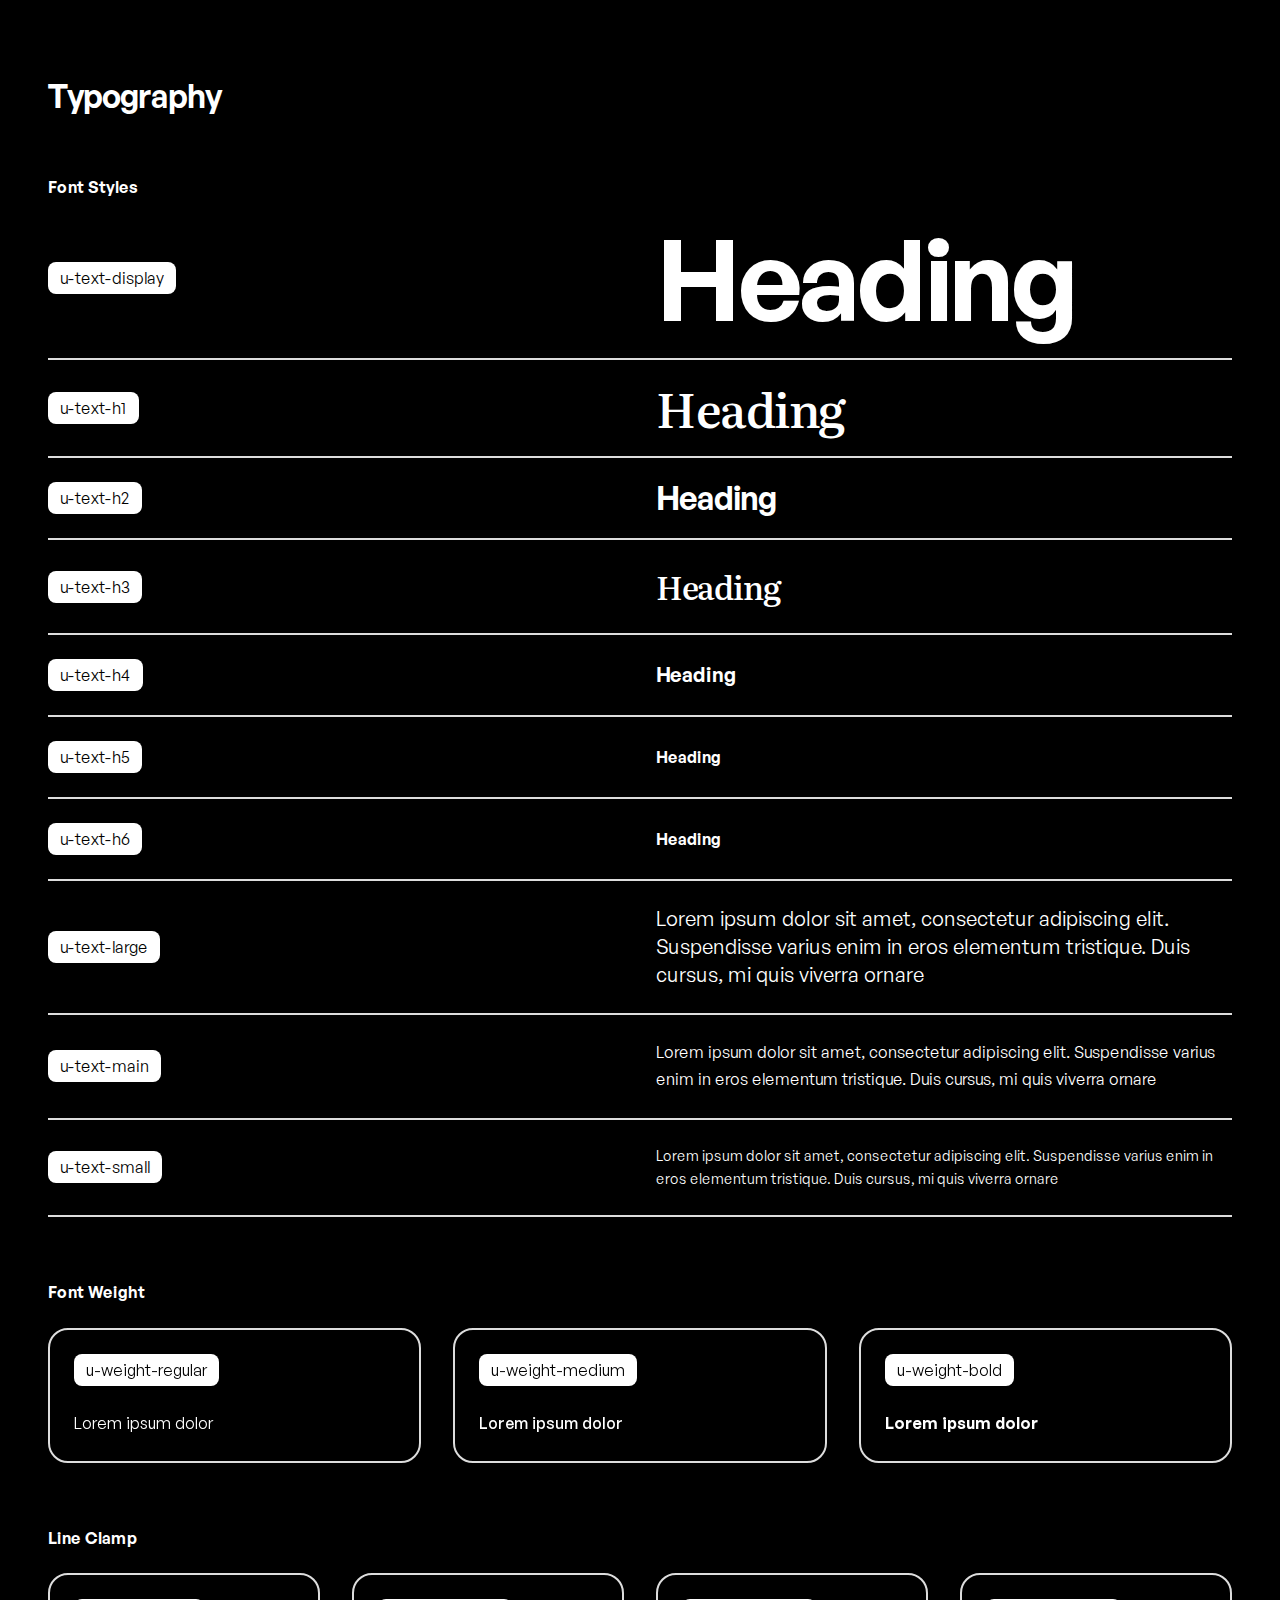
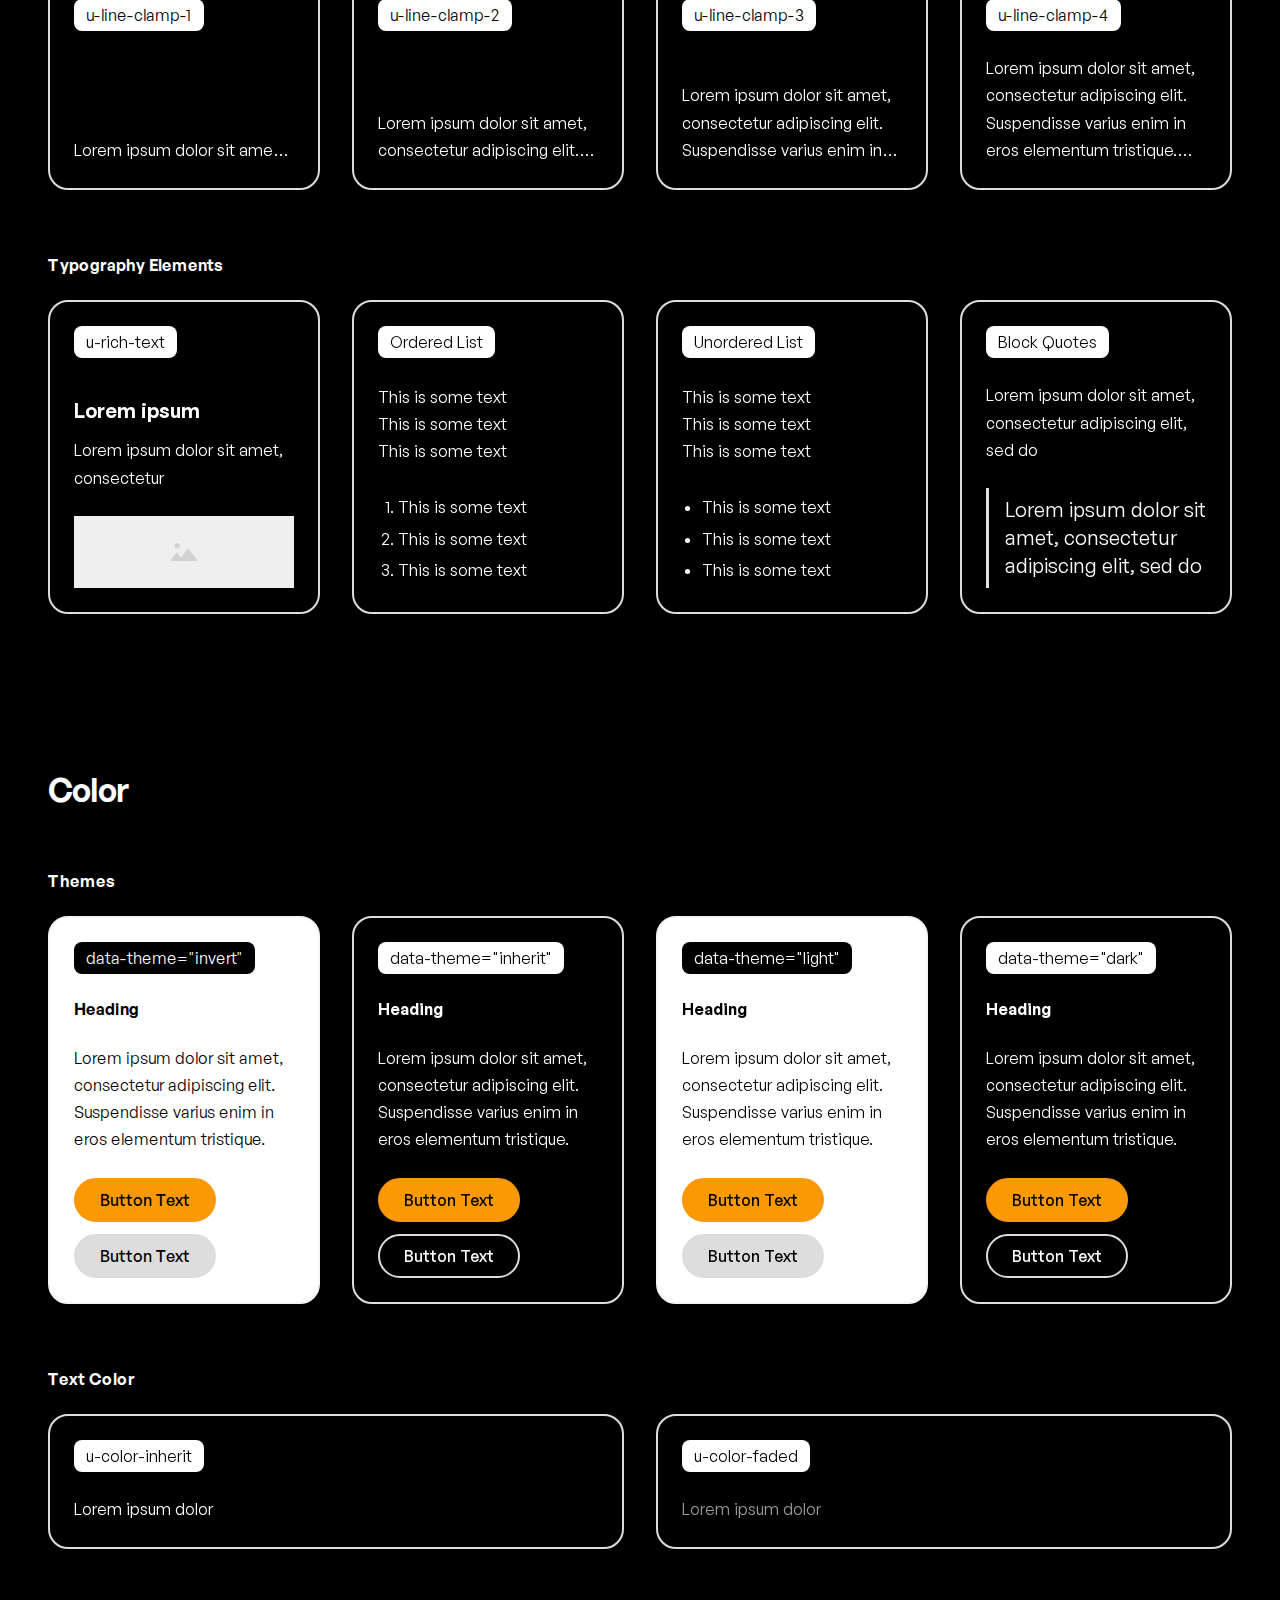
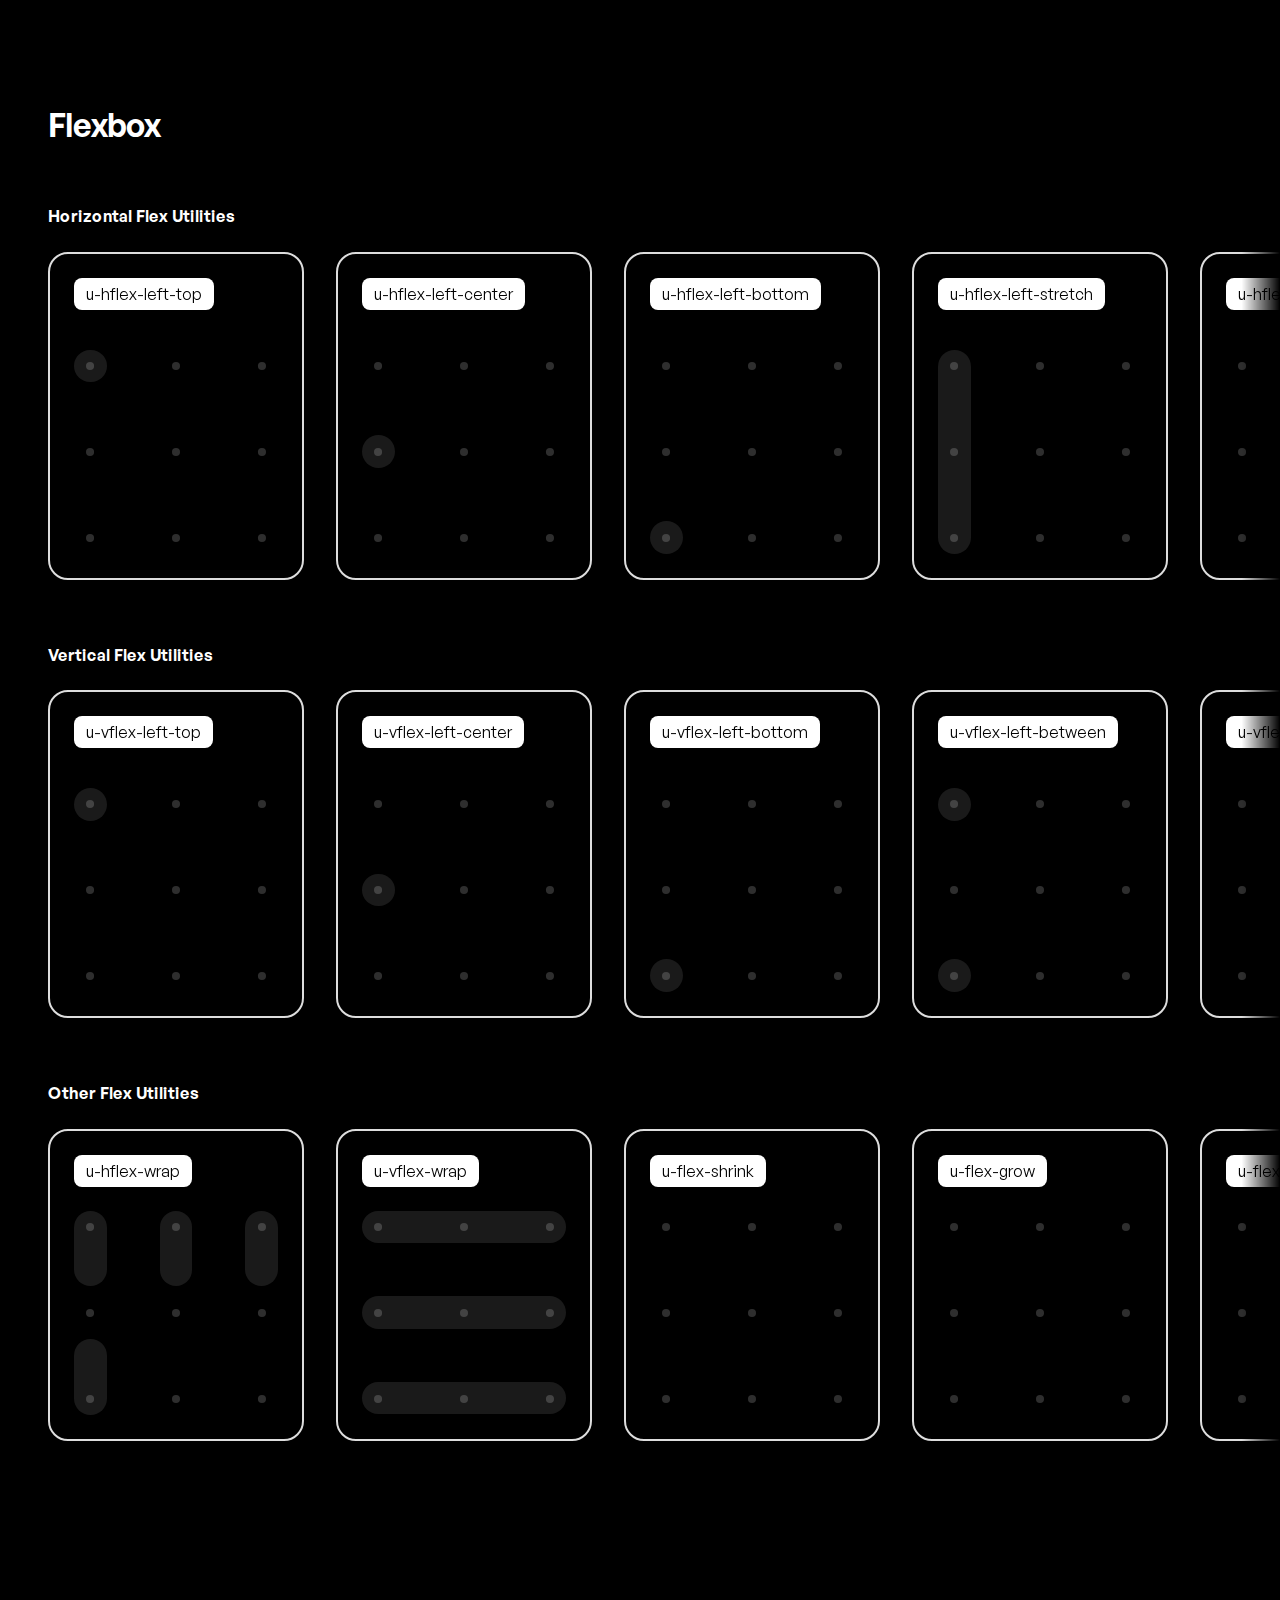
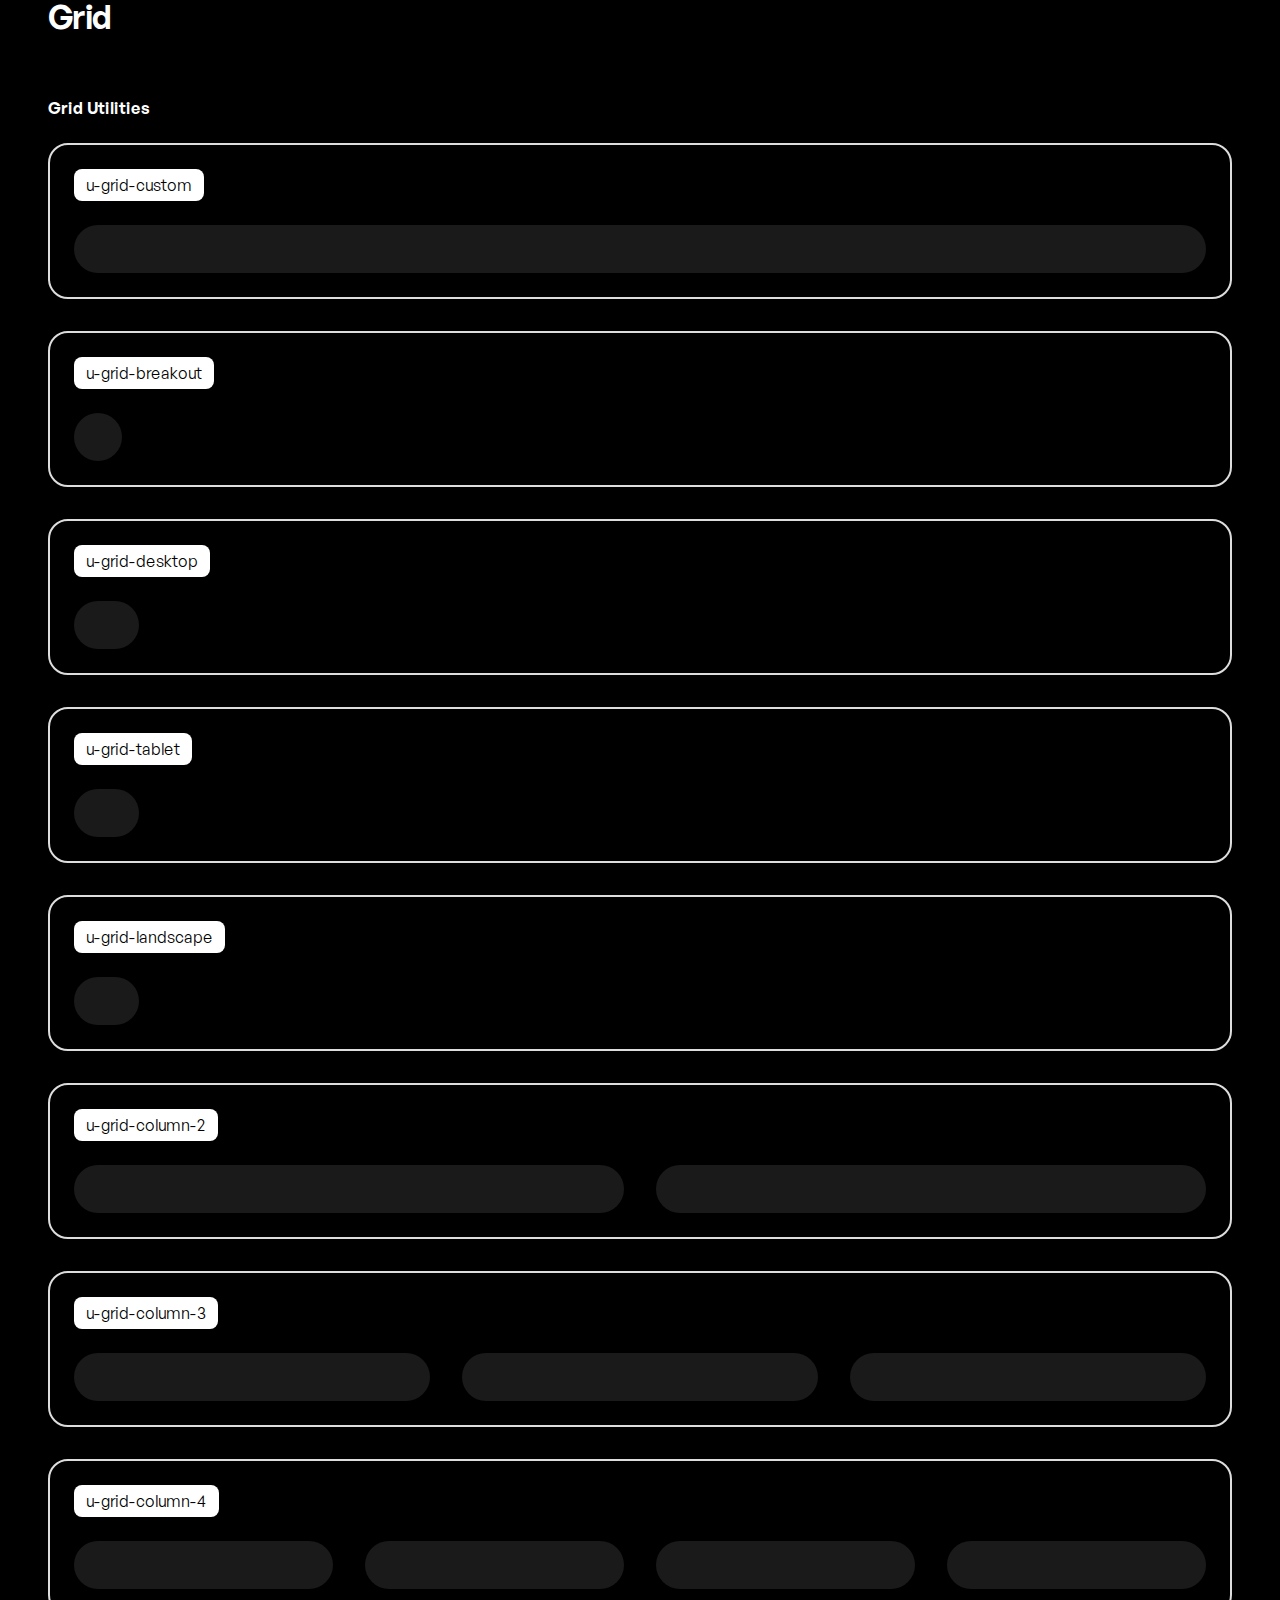
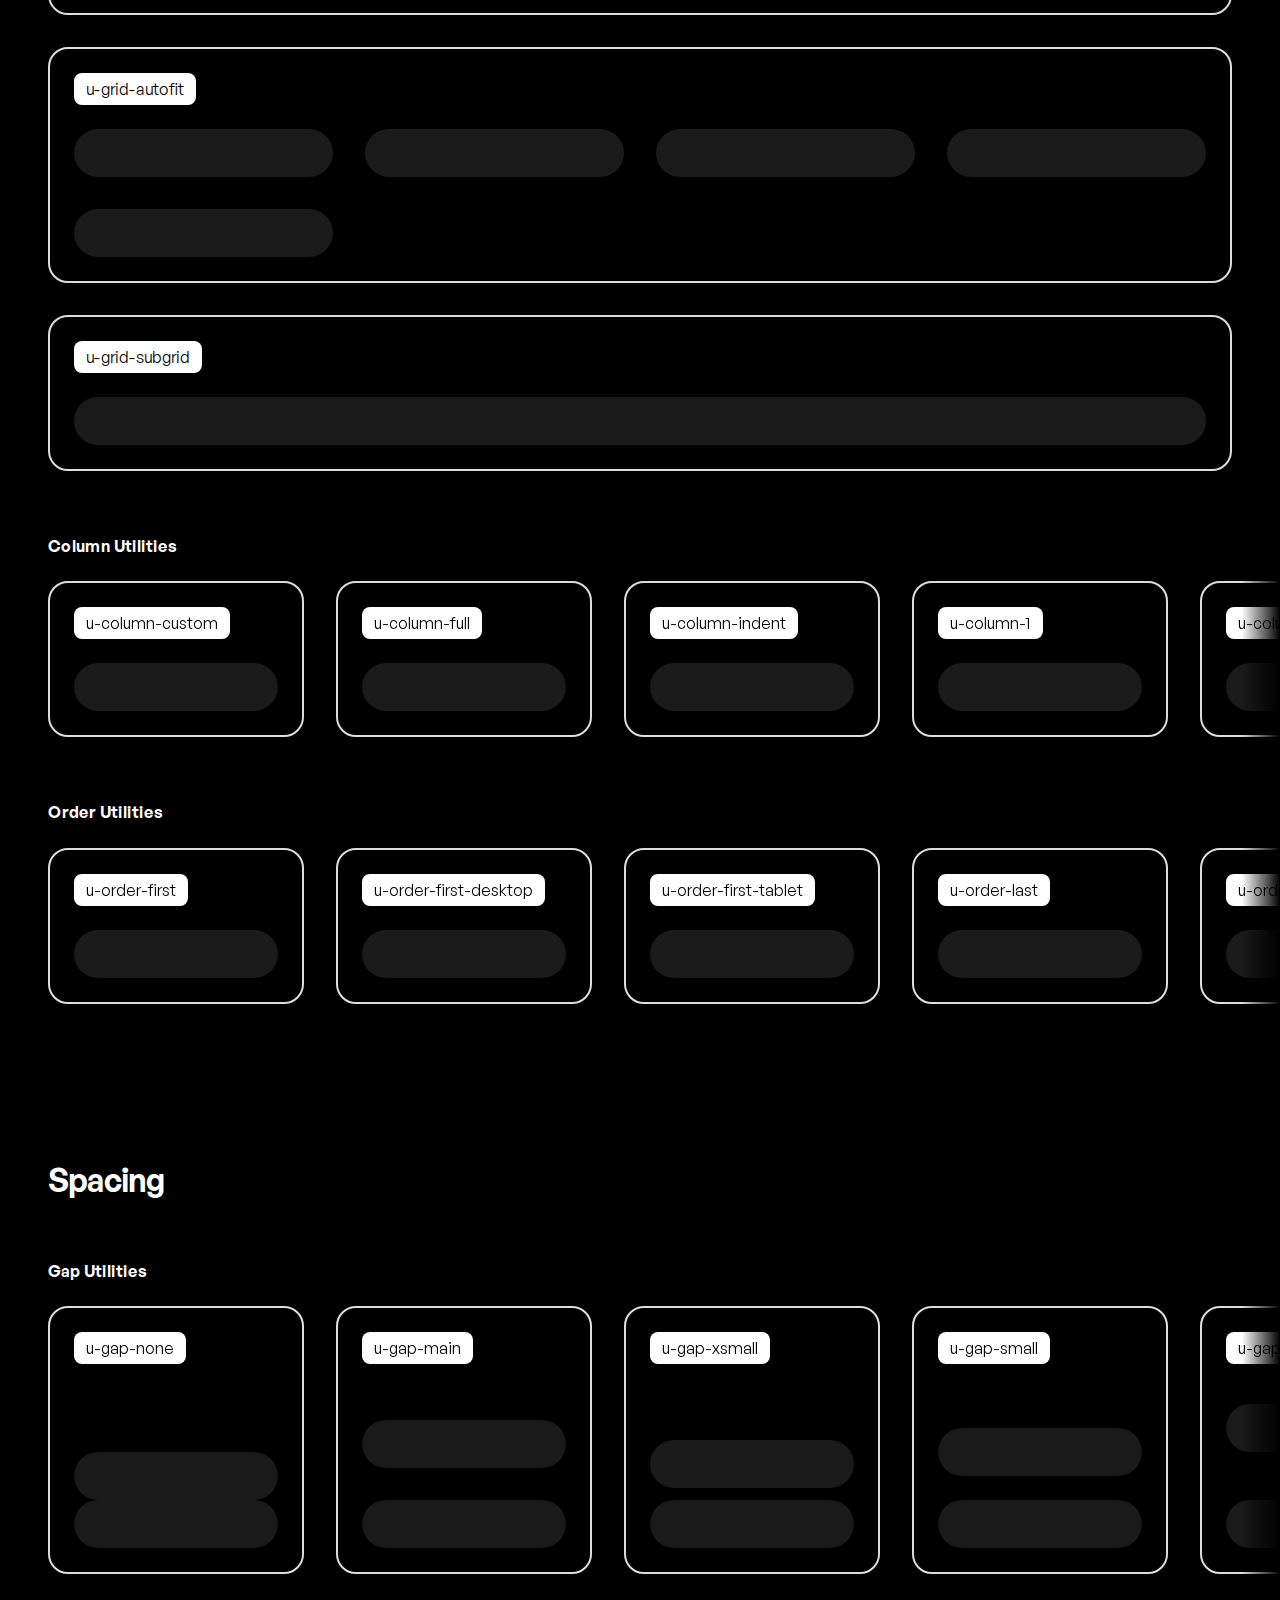
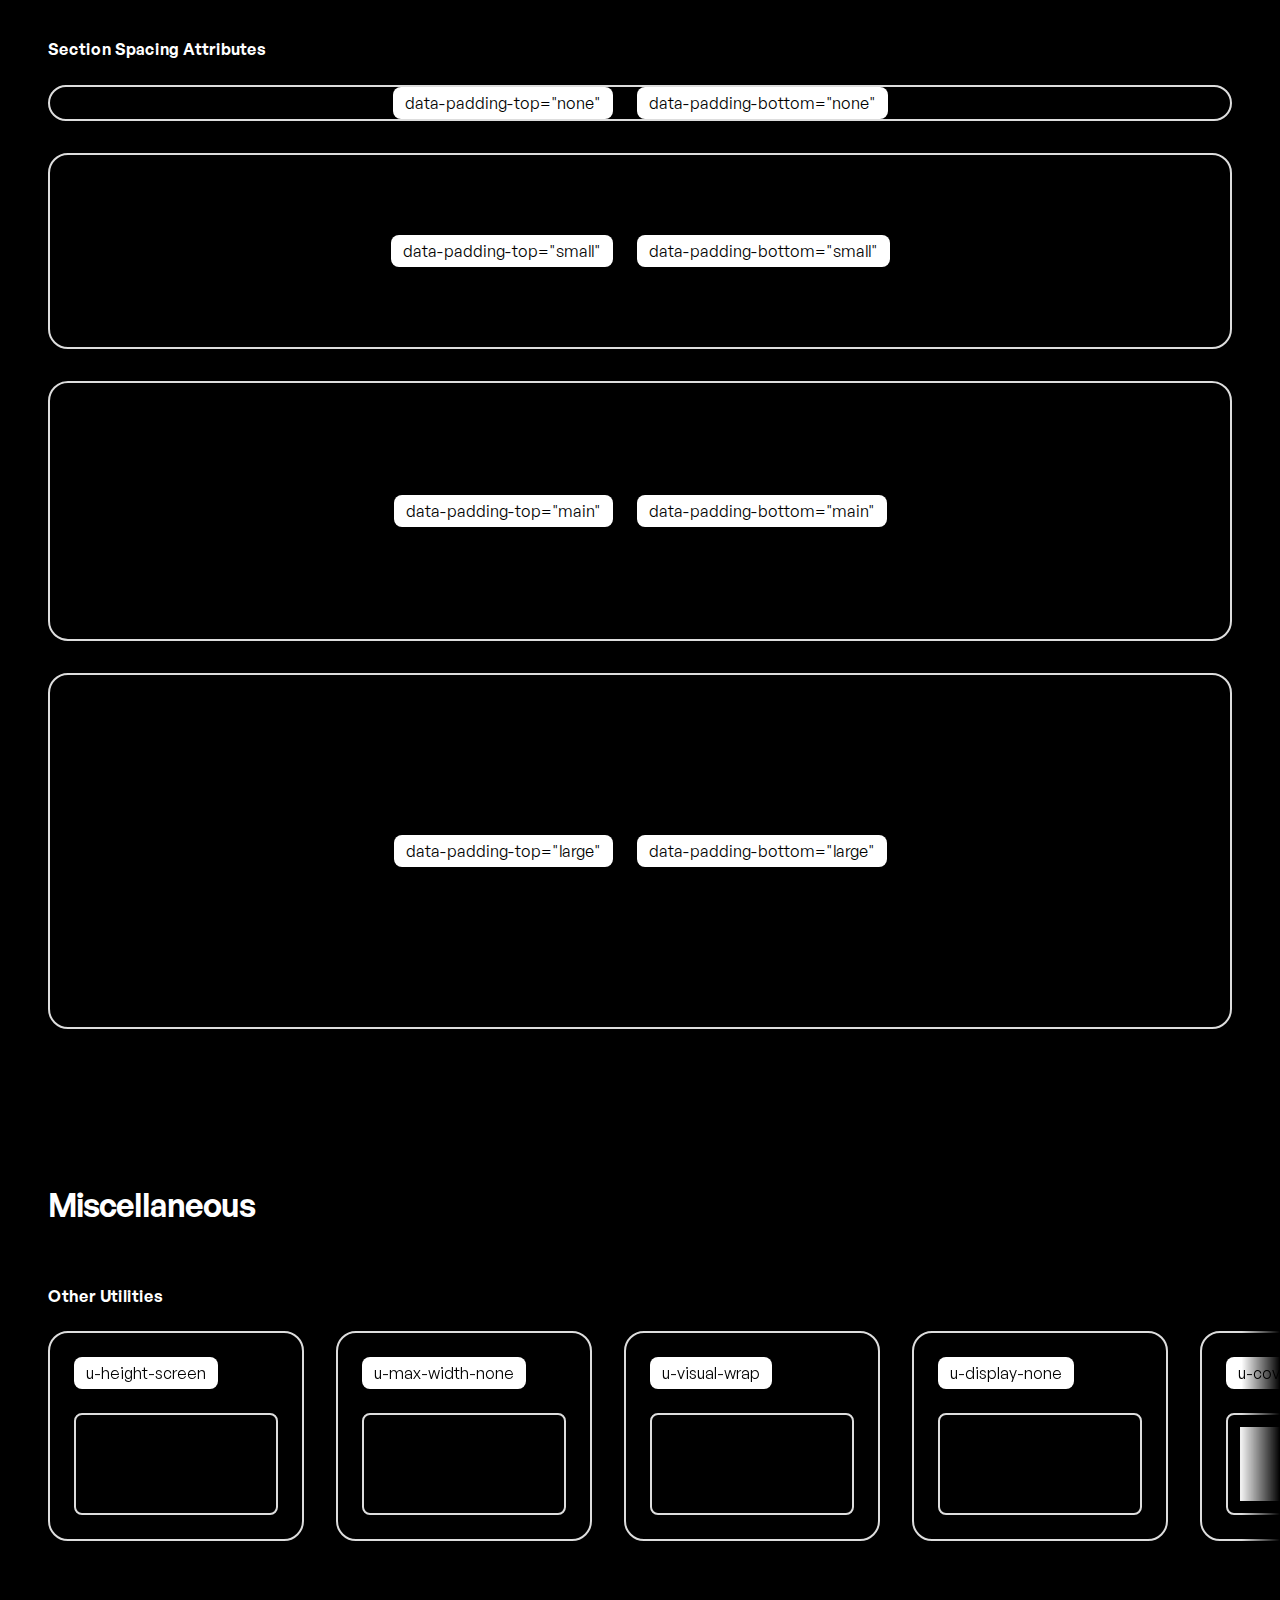
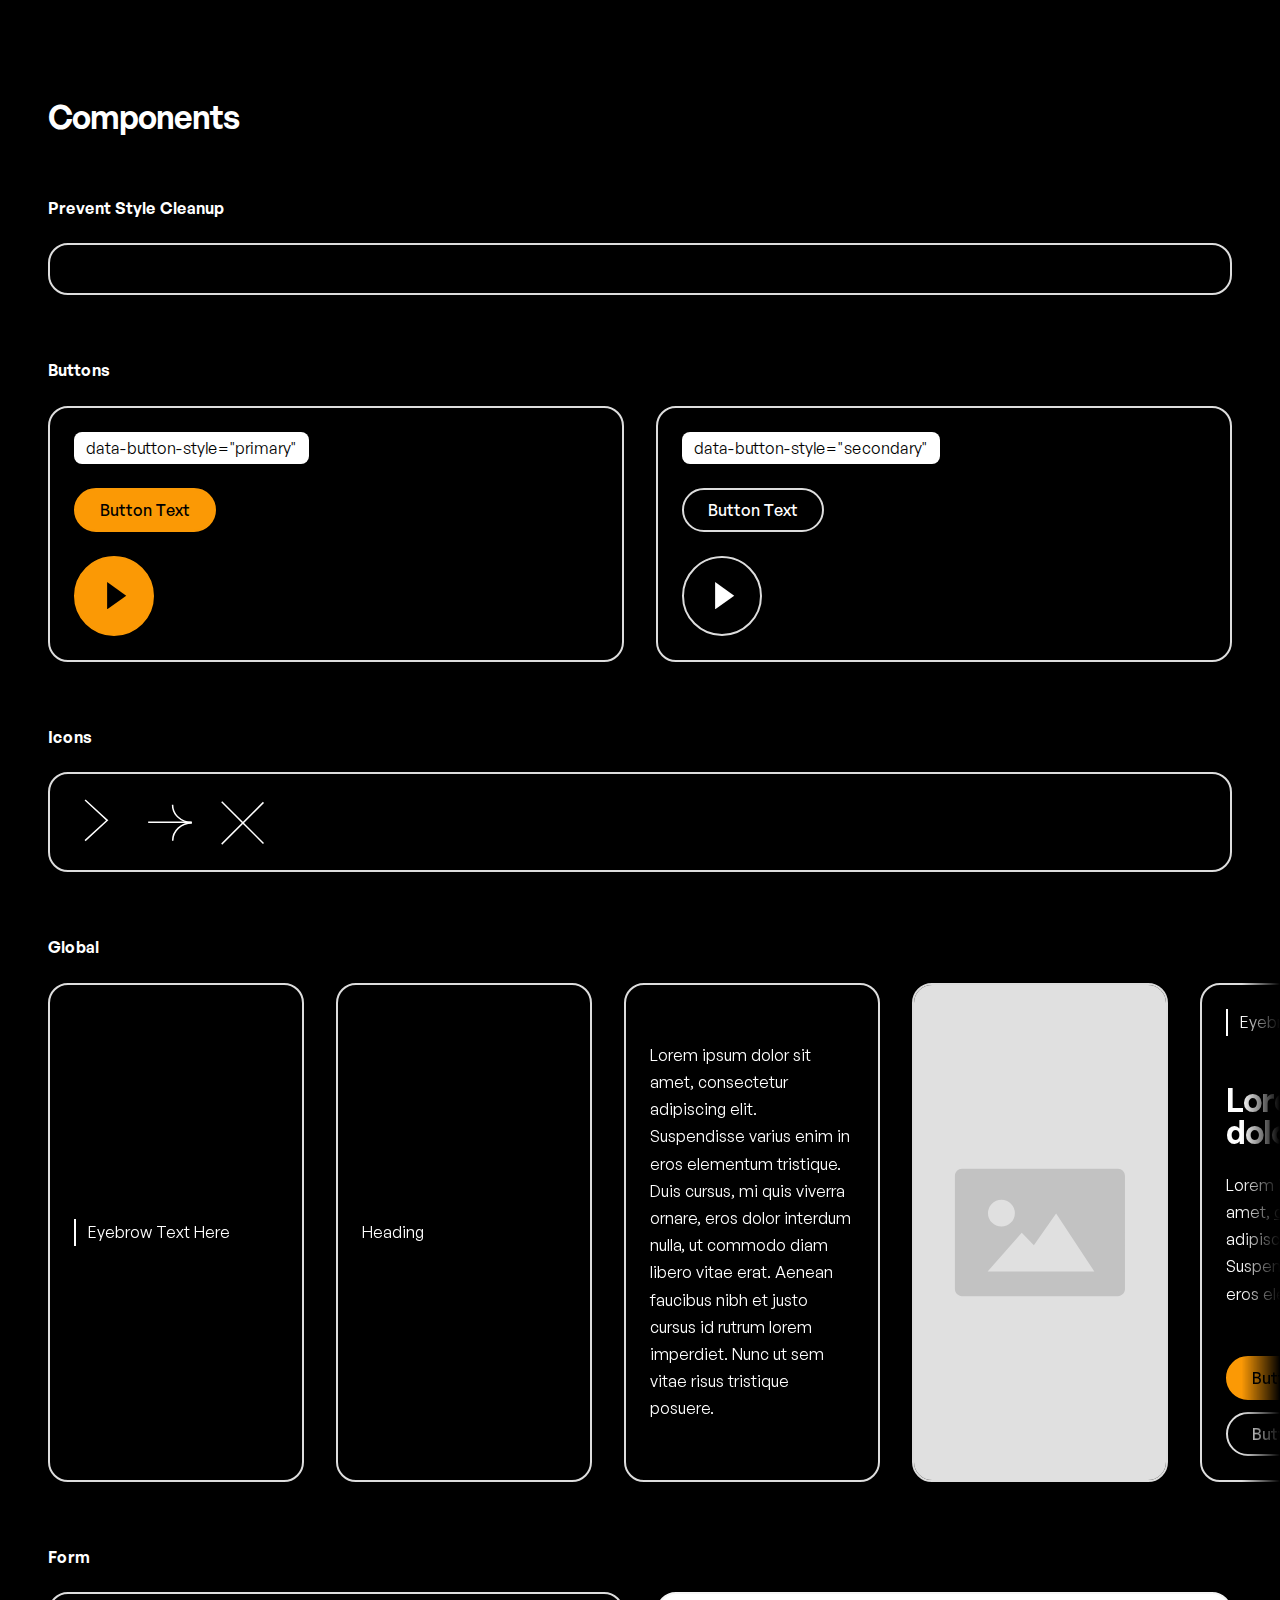
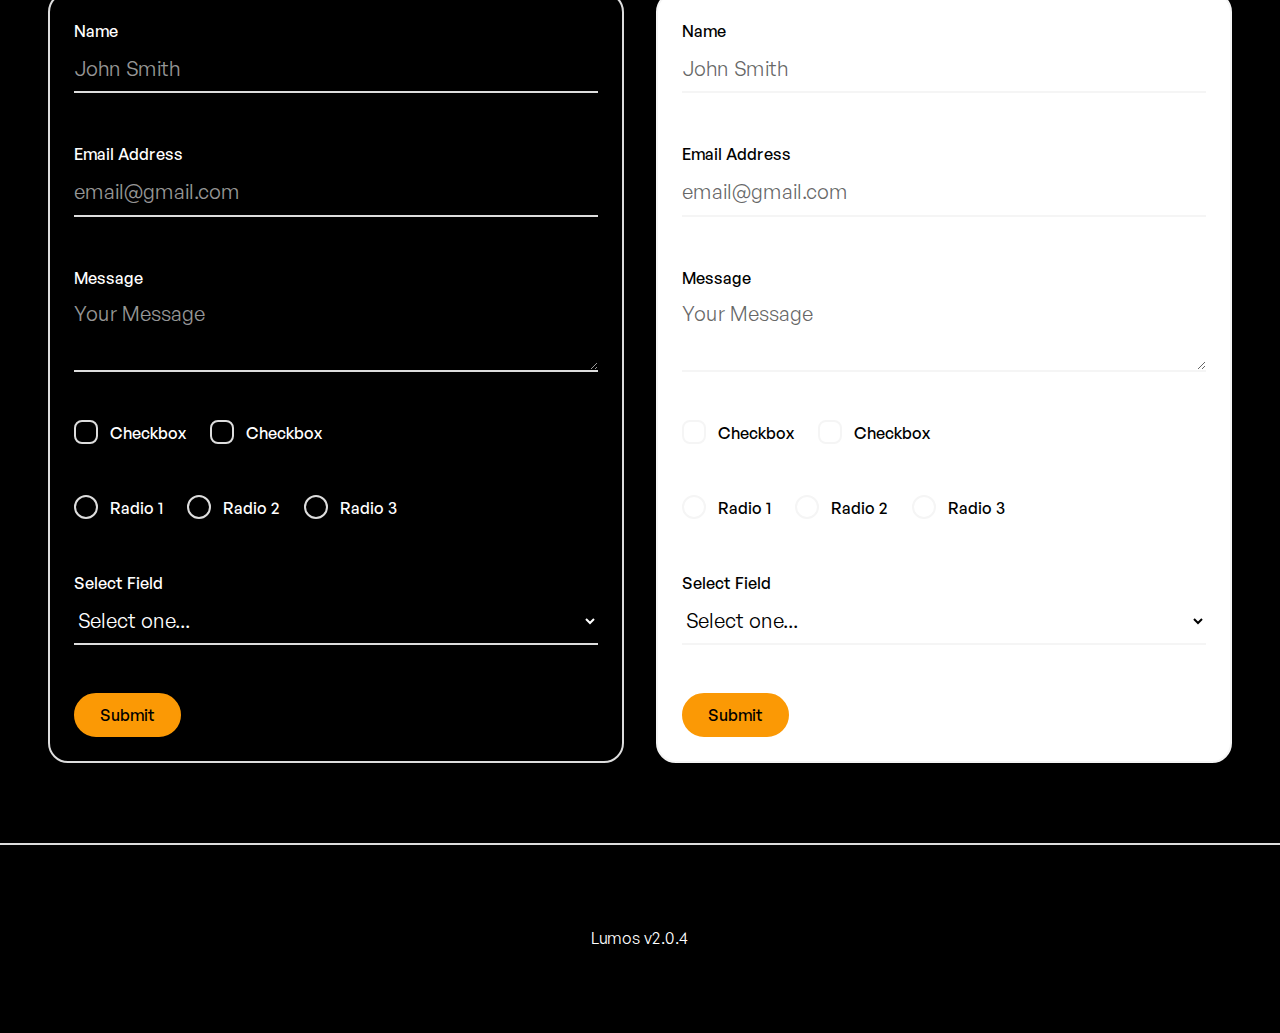
<file: styleguide.html>
<!DOCTYPE html><!--  This site was created in Webflow. https://webflow.com  --><!--  Last Published: Thu Oct 10 2024 12:11:52 GMT+0000 (Coordinated Universal Time)  -->
<html data-wf-page="6707b6b0494c50af6eec7d84" data-wf-site="6707b6b0494c50af6eec7d92" lang="en">
<head>
  <meta charset="utf-8">
  <title>Style Guide</title>
  <meta content="Style Guide" property="og:title">
  <meta content="Style Guide" property="twitter:title">
  <meta content="width=device-width, initial-scale=1" name="viewport">
  <meta content="Webflow" name="generator">
  <link href="css/normalize.css" rel="stylesheet" type="text/css">
  <link href="css/webflow.css" rel="stylesheet" type="text/css">
  <link href="css/up-is-awesome-0b4e441acf45be874b87e9922.webflow.css" rel="stylesheet" type="text/css">
  <script type="text/javascript">!function(o,c){var n=c.documentElement,t=" w-mod-";n.className+=t+"js",("ontouchstart"in o||o.DocumentTouch&&c instanceof DocumentTouch)&&(n.className+=t+"touch")}(window,document);</script>
  <link href="images/favicon.png" rel="shortcut icon" type="image/x-icon">
  <link href="images/webclip.png" rel="apple-touch-icon">
  <script>
// LUMOS PAGE FUNCTIONS | Makes sure scripts only run once
(function(global){global.pageFunctions=global.pageFunctions||{executed:{},functions:{},addFunction:function(id,fn){if(!this.functions[id])this.functions[id]=fn},executeFunctions:function(){if(this.added)return;this.added=true;for(const id in this.functions){if(!this.executed[id]){try{this.functions[id]();this.executed[id]=true}catch(e){console.error(`Error executing function ${id}:`,e)}}}}}})(window);
</script>
</head>
<body data-theme="dark">
  <div class="page_wrap">
    <div class="page_code_wrap">
      <div class="page_code_base w-embed">
        <style>
/* variables */
:root {
	/* grid */
	--column-count: 12;
	--grid-main: repeat(var(--column-count), minmax(0, 1fr));
	--grid-1: repeat(1, minmax(0, 1fr));
	--grid-2: repeat(2, minmax(0, 1fr));
	--grid-3: repeat(3, minmax(0, 1fr));
	--grid-4: repeat(4, minmax(0, 1fr));
	--grid-5: repeat(5, minmax(0, 1fr));
	--grid-6: repeat(6, minmax(0, 1fr));
	--grid-7: repeat(7, minmax(0, 1fr));
	--grid-8: repeat(8, minmax(0, 1fr));
	--grid-9: repeat(9, minmax(0, 1fr));
	--grid-10: repeat(10, minmax(0, 1fr));
	--grid-11: repeat(11, minmax(0, 1fr));
	--grid-12: repeat(12, minmax(0, 1fr));
	--grid-gap-total: calc(var(--grid-gap--main) * (var(--column-count) - 1));
	--column-width: calc((100% - var(--grid-gap-total)) / var(--column-count) + var(--grid-gap--main));
	--breakout-gutter: minmax(calc(var(--padding-horizontal--main) - var(--grid-gap--main)), 1fr);
	--breakout-remaining: calc(var(--max-width--main) - (var(--padding-horizontal--main) * 2));
	--breakout-start: [full-start] var(--breakout-gutter) [content-start];
	--breakout-end: [content-end] var(--breakout-gutter) [full-end];
	--grid-breakout-single: var(--breakout-start) minmax(0, var(--breakout-remaining)) var(--breakout-end);
	--grid-breakout: var(--breakout-start) repeat(var(--column-count), minmax(0, calc((var(--breakout-remaining) - var(--grid-gap-total)) / var(--column-count)))) var(--breakout-end);
	/* others */
	--font-weight--inherit: inherit;
	--font-weight--100: 100;
	--font-weight--200: 200;
	--font-weight--300: 300;
	--font-weight--400: 400;
	--font-weight--500: 500;
	--font-weight--600: 600;
	--font-weight--700: 700;
	--font-weight--800: 800;
	--font-weight--900: 900;
	--text-transform--none: none;
	--text-transform--uppercase: uppercase;
	--text-transform--capitalize: capitalize;
	--text-transform--lowercase: lowercase;
	--text-transform--inherit: inherit;
	--max-width--none: none;
}
/* default styles */
body {
	font-weight: var(--text-main--font-weight);
	text-transform: var(--text-main--text-transform);
	font-smoothing: antialiased;
	-webkit-font-smoothing: antialiased;
}
h1, h2, h3, h4, h5, h6, blockquote {
	font-size: inherit;
	line-height: inherit;
	font-weight: inherit;
}
h1, h2, h3, h4, h5, h6, p, label, blockquote {
	margin-top: 0;
	margin-bottom: 0;
}
button {
	background-color: unset;
	padding: unset;
	text-align: inherit;
	cursor: pointer;
}
img::selection {
	background: transparent;
}
:is(h1, h2, h3, h4, h5, h6, p) a {
	text-decoration: underline;
}
.u-rich-text > *:first-child {
	margin-top: 0;
}
.u-rich-text > *:last-child {
	margin-bottom: 0;
}
video {
	width: 100%;
	object-fit: cover;
}
video.wf-empty {
	padding: 0;
}
svg {
	display: block;
}
section, header, footer {
	position: relative;
}
/* line clamp */
.u-line-clamp-1, .u-line-clamp-2, .u-line-clamp-3, .u-line-clamp-4 {
	display: -webkit-box;
	overflow: hidden;
	-webkit-line-clamp: 1;
	-webkit-box-orient: vertical;
}
.u-line-clamp-2 { -webkit-line-clamp: 2; }
.u-line-clamp-3 { -webkit-line-clamp: 3; }
.u-line-clamp-4 { -webkit-line-clamp: 4; }
/* component attributes */
/* section padding */
[data-padding-top="none"] { padding-top: var(--padding-vertical--none); }
[data-padding-bottom="none"] { padding-bottom: var(--padding-vertical--none); }
[data-padding-top="small"] { padding-top: var(--padding-vertical--small); }
[data-padding-bottom="small"] { padding-bottom: var(--padding-vertical--small); }
[data-padding-top="main"] { padding-top: var(--padding-vertical--main); }
[data-padding-bottom="main"] { padding-bottom: var(--padding-vertical--main); }
[data-padding-top="large"] { padding-top: var(--padding-vertical--large); }
[data-padding-bottom="large"] { padding-bottom: var(--padding-vertical--large); }
/* hide section if it has no cms items */
[data-cms-check="true"]:not(:has(.w-dyn-item)) {
	display: none;
}
</style>
      </div>
      <div class="page_code_color w-embed">
        <style>
/* theme light */
:root,
[data-theme="light"],
[data-theme="dark"] [data-theme="invert"] {
	--theme--background: var(--swatch--light);
	--theme--text: var(--swatch--dark);
	--theme--border: var(--swatch--light-secondary);
	/* button primary */
	--button--background: var(--swatch--brand);
	--button--text: var(--swatch--brand-text);
	--button--border: var(--swatch--brand);
	--button--background-hover: var(--swatch--dark);
	--button--text-hover: var(--swatch--light);
	--button--border-hover: var(--swatch--dark);
	/* button secondary */
	--button-secondary--background: var(--swatch--dark-secondary);
	--button-secondary--text: var(--swatch--dark);
	--button-secondary--border: var(--swatch--dark-secondary);
	--button-secondary--background-hover: var(--swatch--dark);
	--button-secondary--text-hover: var(--swatch--light);
	--button-secondary--border-hover: var(--swatch--dark);
}
/* theme dark */
[data-theme="dark"],
[data-theme="invert"],
[data-theme="light"] [data-theme="invert"] {
	--theme--background: var(--swatch--dark);
	--theme--text: var(--swatch--light);
	--theme--border: var(--swatch--dark-secondary);
	/* button primary */
	--button--background: var(--swatch--brand);
	--button--text: var(--swatch--brand-text);
	--button--border: var(--swatch--brand);
	--button--background-hover: var(--swatch--light);
	--button--text-hover: var(--swatch--dark);
	--button--border-hover: var(--swatch--light);
	/* button secondary */
	--button-secondary--background: var(--swatch--transparent);
	--button-secondary--text: var(--swatch--light);
	--button-secondary--border: var(--swatch--dark-secondary);
	--button-secondary--background-hover: var(--swatch--brand);
	--button-secondary--text-hover: var(--swatch--brand-text);
	--button-secondary--border-hover: var(--swatch--brand);
}
/* button secondary */
[data-button-style="secondary"] {
	--button--background: var(--button-secondary--background);
	--button--text: var(--button-secondary--text);
	--button--border: var(--button-secondary--border);
	--button--background-hover: var(--button-secondary--background-hover);
	--button--text-hover: var(--button-secondary--text-hover);
	--button--border-hover: var(--button-secondary--border-hover);
}
/* apply colors */
:is(c, :where([data-theme]:not([data-theme="inherit"]))) {
	background-color: var(--theme--background);
	color: var(--theme--text);
}
</style>
      </div>
      <div class="page_code_responsive w-embed">
        <style>
/* desktop */
:root {
	/* custom */
}
/* tablet */
@media screen and (max-width: 991px) {
	:root {
		/* custom */
		--padding-horizontal--main: 2rem;
		/* adaptive sizes */
		--size--2rem: 1.75rem;
		--size--2-5rem: 2.18rem;
		--size--3rem: 2.52rem;
		--size--3-5rem: 2.73rem;
		--size--4rem: 3rem;
		--size--4-5rem: 3.375rem;
		--size--5rem: 3.75rem;
		--size--5-5rem: 4.125rem;
		--size--6rem: 4.5rem;
		--size--6-5rem: 4.875rem;
		--size--7rem: 5.25rem;
		--size--7-5rem: 5.625rem;
		--size--8rem: 6rem;
		--size--8-5rem: 6.375rem;
		--size--9rem: 6.75rem;
		--size--9-5rem: 7.125rem;
		--size--10rem: 7.5rem;
		--size--11rem: 8.25rem;
		--size--12rem: 9rem;
		--size--13rem: 9.75rem;
		--size--14rem: 10.5rem;
		--size--15rem: 11.25rem;
		--size--16rem: 12rem;
	}
}
/* landscape */
@media screen and (max-width: 767px) {
	:root {
		/* custom */
		--padding-horizontal--main: 1rem;
		/* adaptive sizes */
		--size--2-5rem: 2rem;
		--size--3rem: 2.25rem;
		--size--3-5rem: 2.375rem;
		--size--4rem: 2.5rem;
		--size--4-5rem: 2.75rem;
		--size--5rem: 3rem;
		--size--5-5rem: 3.25rem;
		--size--6rem: 3.5rem;
		--size--6-5rem: 3.75rem;
		--size--7rem: 4rem;
		--size--7-5rem: 4.25rem;
		--size--8rem: 4.5rem;
		--size--8-5rem: 4.75rem;
		--size--9rem: 5rem;
		--size--9-5rem: 5.25rem;
		--size--10rem: 5.5rem;
		--size--11rem: 5.75rem;
		--size--12rem: 6rem;
		--size--13rem: 6.5rem;
		--size--14rem: 7rem;
		--size--15rem: 7.5rem;
		--size--16rem: 8rem;
	}
}
/* portrait */
@media screen and (max-width: 479px) {
	:root {
		/* custom */
	}
}
</style>
      </div>
      <div class="page_code_custom w-embed">
        <style>
:root {
	    --borderColor: inset 0px 0px 0px (var(--border-width--main)) rgba(var(--swatch--text), 1);
      --borderColorHover: inset 0px 0px 0px (var(--border-width--main)) rgba(var(--swatch--dark), 1);
}
/* NAV MENU STYLING */
.nav_wrap:has(.nav_checkbox:checked) .nav_menu_wrap {
  transform: translateY(0%);
}
.nav_wrap:has(.nav_checkbox:checked) .nav_menu_contain {
	opacity: 1;
}
.nav_wrap:has(.nav_checkbox:checked) .nav_toggle_open {
	display: none;
}
.nav_wrap:has(.nav_checkbox:checked) .nav_toggle_close {
	display: block;
}
/* UTILITY */
.no-events {
	pointer-events:none;
}
.hidden {
	display: none;
}
/* HERO IMAGE STYLING */
.hero_visual_wrap:hover .hero_circle {
	opacity: 100%;	
  transform: rotate(10%);
}
/* CTA CARD STYLING */
.cta_layout.is-card {
		padding: var(--size--2-5rem);
    background-color: var(--swatch--light-secondary);
}
/* STATIC CARD STYLING */  
.card_wrap.is-static {
    background-color: var(--swatch--transparent);
    border-width: 0;
	}  
.card_wrap.is-static .card_layout {
	padding: 0rem;
}
/* BLOG CARD STYLING */  
.blog_item_wrap:hover .blog_image_wrap {
  	border-color: var(--swatch--dark);
  }
.blog_item_wrap:hover .blog_image_wrap {
  -webkit-box-shadow:inset 0px 0px 0px 10px #f00;
  -moz-box-shadow:inset 0px 0px 0px 10px #f00;
  box-shadow:inset 0px 0px 0px 10px #f00;
}
/* FAQ STYLING */
.faq_wrap:hover .faq_plus {
	background-color: var(--swatch--dark);
}
.faq_wrap:hover .faq_plus_icon {
	color: var(--swatch--light);
}
.faq_wrap:has(.faq_checkbox:checked) .faq_height {
	grid-template-rows: 1fr;
}
.faq_wrap:has(.faq_checkbox:checked) .faq_plus {
	transform: rotate(45deg);
}
.faq_wrap:has(.faq_checkbox:checked) .faq_content_layout {
	opacity: 100%;
}
</style>
      </div>
    </div>
    <div class="styleguide_guide_wrap">
      <div class="w-embed">
        <style>
html:not(.wf-design-mode) .styleguide_guide_wrap {
	display: none;
}
.styleguide_guide_layout {
	counter-reset: gridguides;
}
.styleguide_guide_layout > div::before {
  counter-increment: gridguides;
  content: counter(gridguides);
}
</style>
      </div>
      <div data-padding-bottom="none" data-padding-top="none" class="styleguide_guide_contain u-container">
        <div class="styleguide_guide_layout u-grid-custom">
          <div class="styleguide_guide_column u-vflex-center-bottom"></div>
          <div class="styleguide_guide_column u-vflex-center-bottom"></div>
          <div class="styleguide_guide_column u-vflex-center-bottom"></div>
          <div class="styleguide_guide_column u-vflex-center-bottom"></div>
          <div class="styleguide_guide_column u-vflex-center-bottom"></div>
          <div class="styleguide_guide_column u-vflex-center-bottom"></div>
          <div class="styleguide_guide_column u-vflex-center-bottom"></div>
          <div class="styleguide_guide_column u-vflex-center-bottom"></div>
          <div class="styleguide_guide_column u-vflex-center-bottom"></div>
          <div class="styleguide_guide_column u-vflex-center-bottom"></div>
          <div class="styleguide_guide_column u-vflex-center-bottom"></div>
          <div class="styleguide_guide_column u-vflex-center-bottom"></div>
          <div class="styleguide_guide_column u-vflex-center-bottom"></div>
          <div class="styleguide_guide_column u-vflex-center-bottom"></div>
          <div class="styleguide_guide_column u-vflex-center-bottom"></div>
          <div class="styleguide_guide_column u-vflex-center-bottom"></div>
          <div class="styleguide_guide_column u-vflex-center-bottom"></div>
          <div class="styleguide_guide_column u-vflex-center-bottom"></div>
          <div class="styleguide_guide_column u-vflex-center-bottom"></div>
          <div class="styleguide_guide_column u-vflex-center-bottom"></div>
          <div class="styleguide_guide_column u-vflex-center-bottom"></div>
          <div class="styleguide_guide_column u-vflex-center-bottom"></div>
          <div class="styleguide_guide_column u-vflex-center-bottom"></div>
          <div class="styleguide_guide_column u-vflex-center-bottom"></div>
        </div>
      </div>
    </div>
    <main class="page_main">
      <section class="styleguide_typography">
        <div class="styleguide_contain u-container">
          <div class="styleguide_layout u-vflex-stretch-top u-gap-large">
            <div class="styleguide_title u-text-h2">
              <div style="max-width: none;">
                <div class="w-richtext">
                  <h2>Typography</h2>
                </div>
              </div>
            </div>
            <div class="styleguide_content u-vflex-stretch-top u-gap-small">
              <div class="styleguide_subheading u-text-h6">
                <div style="max-width: none;">
                  <div class="w-richtext">
                    <h3>Font Styles</h3>
                  </div>
                </div>
              </div>
              <div class="styleguide_list">
                <div style="padding-top: 0;" class="styleguide_font_item u-grid-column-2">
                  <div class="styleguide_font_header u-hflex-left-center u-gap-xsmall">
                    <div class="g_tag_wrap">u-text-display</div>
                  </div>
                  <h1 class="u-text-display">Heading</h1>
                </div>
                <div class="styleguide_font_item u-grid-column-2">
                  <div class="styleguide_font_header u-hflex-left-center u-gap-xsmall">
                    <div class="g_tag_wrap">u-text-h1</div>
                  </div>
                  <h1 class="u-text-h1">Heading</h1>
                </div>
                <div class="styleguide_font_item u-grid-column-2">
                  <div class="styleguide_font_header u-hflex-left-center u-gap-xsmall">
                    <div class="g_tag_wrap">u-text-h2</div>
                  </div>
                  <h2 class="u-text-h2">Heading</h2>
                </div>
                <div class="styleguide_font_item u-grid-column-2">
                  <div class="styleguide_font_header u-hflex-left-center u-gap-xsmall">
                    <div class="g_tag_wrap">u-text-h3</div>
                  </div>
                  <h3 class="u-text-h3">Heading</h3>
                </div>
                <div class="styleguide_font_item u-grid-column-2">
                  <div class="styleguide_font_header u-hflex-left-center u-gap-xsmall">
                    <div class="g_tag_wrap">u-text-h4</div>
                  </div>
                  <h4 class="u-text-h4">Heading</h4>
                </div>
                <div class="styleguide_font_item u-grid-column-2">
                  <div class="styleguide_font_header u-hflex-left-center u-gap-xsmall">
                    <div class="g_tag_wrap">u-text-h5</div>
                  </div>
                  <h5 class="u-text-h5">Heading</h5>
                </div>
                <div class="styleguide_font_item u-grid-column-2">
                  <div class="styleguide_font_header u-hflex-left-center u-gap-xsmall">
                    <div class="g_tag_wrap">u-text-h6</div>
                  </div>
                  <h6 class="u-text-h6">Heading</h6>
                </div>
                <div class="styleguide_font_item u-grid-column-2">
                  <div class="styleguide_font_header u-hflex-left-center u-gap-xsmall">
                    <div class="g_tag_wrap">u-text-large</div>
                  </div>
                  <p class="u-text-large">Lorem ipsum dolor sit amet, consectetur adipiscing elit. Suspendisse varius enim in eros elementum tristique. Duis cursus, mi quis viverra ornare</p>
                </div>
                <div class="styleguide_font_item u-grid-column-2">
                  <div class="styleguide_font_header u-hflex-left-center u-gap-xsmall">
                    <div class="g_tag_wrap">u-text-main</div>
                  </div>
                  <p class="u-text-main">Lorem ipsum dolor sit amet, consectetur adipiscing elit. Suspendisse varius enim in eros elementum tristique. Duis cursus, mi quis viverra ornare</p>
                </div>
                <div class="styleguide_font_item u-grid-column-2">
                  <div class="styleguide_font_header u-hflex-left-center u-gap-xsmall">
                    <div class="g_tag_wrap">u-text-small</div>
                  </div>
                  <p class="u-text-small">Lorem ipsum dolor sit amet, consectetur adipiscing elit. Suspendisse varius enim in eros elementum tristique. Duis cursus, mi quis viverra ornare</p>
                </div>
              </div>
            </div>
            <div class="styleguide_content u-vflex-stretch-top u-gap-small">
              <div class="styleguide_subheading u-text-h6">
                <div style="max-width: none;">
                  <div class="w-richtext">
                    <h3>Font Weight</h3>
                  </div>
                </div>
              </div>
              <div class="styleguide_scroll">
                <div class="styleguide_card u-gap-small u-vflex-left-between">
                  <div class="g_tag_wrap">u-weight-regular</div>
                  <p class="u-weight-regular">Lorem ipsum dolor</p>
                </div>
                <div class="styleguide_card u-gap-small u-vflex-left-between">
                  <div class="g_tag_wrap">u-weight-medium</div>
                  <p class="u-weight-medium">Lorem ipsum dolor</p>
                </div>
                <div class="styleguide_card u-gap-small u-vflex-left-between">
                  <div class="g_tag_wrap">u-weight-bold</div>
                  <p class="u-weight-bold">Lorem ipsum dolor</p>
                </div>
              </div>
            </div>
            <div class="styleguide_content u-vflex-stretch-top u-gap-small">
              <div class="styleguide_subheading u-text-h6">
                <div style="max-width: none;">
                  <div class="w-richtext">
                    <h3>Line Clamp</h3>
                  </div>
                </div>
              </div>
              <div class="styleguide_scroll">
                <div class="styleguide_card u-gap-small u-vflex-left-between">
                  <div class="g_tag_wrap">u-line-clamp-1</div>
                  <p class="u-line-clamp-1">Lorem ipsum dolor sit amet, consectetur adipiscing elit. Suspendisse varius enim in eros elementum tristique. Duis cursus, mi quis viverra ornare, eros dolor interdum nulla, ut commodo diam libero vitae erat. Aenean faucibus nibh et justo cursus id rutrum lorem imperdiet. Nunc ut sem vitae risus tristique posuere.</p>
                </div>
                <div class="styleguide_card u-gap-small u-vflex-left-between">
                  <div class="g_tag_wrap">u-line-clamp-2</div>
                  <p class="u-line-clamp-2">Lorem ipsum dolor sit amet, consectetur adipiscing elit. Suspendisse varius enim in eros elementum tristique. Duis cursus, mi quis viverra ornare, eros dolor interdum nulla, ut commodo diam libero vitae erat. Aenean faucibus nibh et justo cursus id rutrum lorem imperdiet. Nunc ut sem vitae risus tristique posuere.</p>
                </div>
                <div class="styleguide_card u-gap-small u-vflex-left-between">
                  <div class="g_tag_wrap">u-line-clamp-3</div>
                  <p class="u-line-clamp-3">Lorem ipsum dolor sit amet, consectetur adipiscing elit. Suspendisse varius enim in eros elementum tristique. Duis cursus, mi quis viverra ornare, eros dolor interdum nulla, ut commodo diam libero vitae erat. Aenean faucibus nibh et justo cursus id rutrum lorem imperdiet. Nunc ut sem vitae risus tristique posuere.</p>
                </div>
                <div class="styleguide_card u-gap-small u-vflex-left-between">
                  <div class="g_tag_wrap">u-line-clamp-4</div>
                  <p class="u-line-clamp-4">Lorem ipsum dolor sit amet, consectetur adipiscing elit. Suspendisse varius enim in eros elementum tristique. Duis cursus, mi quis viverra ornare, eros dolor interdum nulla, ut commodo diam libero vitae erat. Aenean faucibus nibh et justo cursus id rutrum lorem imperdiet. Nunc ut sem vitae risus tristique posuere.</p>
                </div>
              </div>
            </div>
            <div class="styleguide_content u-vflex-stretch-top u-gap-small">
              <div class="styleguide_subheading u-text-h6">
                <div style="max-width: none;">
                  <div class="w-richtext">
                    <h3>Typography Elements</h3>
                  </div>
                </div>
              </div>
              <div class="styleguide_scroll">
                <div class="styleguide_card u-gap-small u-vflex-left-between">
                  <div class="g_tag_wrap">u-rich-text</div>
                  <div class="u-rich-text w-richtext">
                    <h4>Lorem ipsum</h4>
                    <p>Lorem ipsum dolor sit amet, consectetur</p>
                    <figure style="max-width:1920pxpx" class="w-richtext-align-fullwidth w-richtext-figure-type-image">
                      <div><img src="images/rich-text-image-placeholder.svg" loading="lazy" alt=""></div>
                    </figure>
                  </div>
                </div>
                <div class="styleguide_card u-gap-small u-vflex-left-between">
                  <div class="g_tag_wrap">Ordered List</div>
                  <ol role="list">
                    <li>
                      <div>This is some text</div>
                    </li>
                    <li>
                      <div>This is some text</div>
                    </li>
                    <li>
                      <div>This is some text</div>
                    </li>
                  </ol>
                  <div class="u-rich-text w-richtext">
                    <ol start="" role="list">
                      <li>This is some text</li>
                      <li>This is some text</li>
                      <li>This is some text</li>
                    </ol>
                  </div>
                </div>
                <div class="styleguide_card u-gap-small u-vflex-left-between">
                  <div class="g_tag_wrap">Unordered List</div>
                  <ul role="list">
                    <li>
                      <div>This is some text</div>
                    </li>
                    <li>
                      <div>This is some text</div>
                    </li>
                    <li>
                      <div>This is some text</div>
                    </li>
                  </ul>
                  <div class="u-rich-text w-richtext">
                    <ul start="" role="list">
                      <li>This is some text</li>
                      <li>This is some text</li>
                      <li>This is some text</li>
                    </ul>
                  </div>
                </div>
                <div class="styleguide_card u-gap-small u-vflex-left-between">
                  <div class="g_tag_wrap">Block Quotes</div>
                  <blockquote>Lorem ipsum dolor sit amet, consectetur adipiscing elit, sed do</blockquote>
                  <div class="u-rich-text w-richtext">
                    <blockquote>Lorem ipsum dolor sit amet, consectetur adipiscing elit, sed do</blockquote>
                  </div>
                </div>
              </div>
            </div>
          </div>
        </div>
      </section>
      <section class="styleguide_color">
        <div class="styleguide_contain u-container">
          <div class="styleguide_layout u-vflex-stretch-top u-gap-large">
            <div class="styleguide_title u-text-h2">
              <div style="max-width: none;">
                <div class="w-richtext">
                  <h2>Color</h2>
                </div>
              </div>
            </div>
            <div class="styleguide_content u-vflex-stretch-top u-gap-small">
              <div class="styleguide_subheading u-text-h6">
                <div style="max-width: none;">
                  <div class="w-richtext">
                    <h3>Themes</h3>
                  </div>
                </div>
              </div>
              <div class="styleguide_scroll">
                <div data-theme="invert" class="styleguide_card u-gap-small u-vflex-left-between">
                  <div class="g_tag_wrap">data-theme=&quot;invert&quot;</div>
                  <h2 class="styleguide_card_title u-text-h5">Heading</h2>
                  <p>Lorem ipsum dolor sit amet, consectetur adipiscing elit. Suspendisse varius enim in eros elementum tristique.</p>
                  <div class="styleguide_btn_wrap u-gap-xsmall u-hflex-left-center u-hflex-wrap">
                    <a href="#" class="w-inline-block">
                      <div data-button-style="primary" class="btn_main_wrap">
                        <div class="btn_main_layout u-gap-xsmall u-hflex-center-center">
                          <div class="btn_main_text">Button Text</div>
                        </div>
                      </div>
                    </a>
                    <a href="#" class="w-inline-block">
                      <div data-button-style="secondary" class="btn_main_wrap">
                        <div class="btn_main_layout u-gap-xsmall u-hflex-center-center">
                          <div class="btn_main_text">Button Text</div>
                        </div>
                      </div>
                    </a>
                  </div>
                </div>
                <div data-theme="inherit" class="styleguide_card u-gap-small u-vflex-left-between">
                  <div class="g_tag_wrap">data-theme=&quot;inherit&quot;</div>
                  <h2 class="styleguide_card_title u-text-h5">Heading</h2>
                  <p>Lorem ipsum dolor sit amet, consectetur adipiscing elit. Suspendisse varius enim in eros elementum tristique.</p>
                  <div class="styleguide_btn_wrap u-gap-xsmall u-hflex-left-center u-hflex-wrap">
                    <a href="#" class="w-inline-block">
                      <div data-button-style="primary" class="btn_main_wrap">
                        <div class="btn_main_layout u-gap-xsmall u-hflex-center-center">
                          <div class="btn_main_text">Button Text</div>
                        </div>
                      </div>
                    </a>
                    <a href="#" class="w-inline-block">
                      <div data-button-style="secondary" class="btn_main_wrap">
                        <div class="btn_main_layout u-gap-xsmall u-hflex-center-center">
                          <div class="btn_main_text">Button Text</div>
                        </div>
                      </div>
                    </a>
                  </div>
                </div>
                <div data-theme="light" class="styleguide_card u-gap-small u-vflex-left-between">
                  <div class="g_tag_wrap">data-theme=&quot;light&quot;</div>
                  <h2 class="styleguide_card_title u-text-h5">Heading</h2>
                  <p>Lorem ipsum dolor sit amet, consectetur adipiscing elit. Suspendisse varius enim in eros elementum tristique.</p>
                  <div class="styleguide_btn_wrap u-gap-xsmall u-hflex-left-center u-hflex-wrap">
                    <a href="#" class="w-inline-block">
                      <div data-button-style="primary" class="btn_main_wrap">
                        <div class="btn_main_layout u-gap-xsmall u-hflex-center-center">
                          <div class="btn_main_text">Button Text</div>
                        </div>
                      </div>
                    </a>
                    <a href="#" class="w-inline-block">
                      <div data-button-style="secondary" class="btn_main_wrap">
                        <div class="btn_main_layout u-gap-xsmall u-hflex-center-center">
                          <div class="btn_main_text">Button Text</div>
                        </div>
                      </div>
                    </a>
                  </div>
                </div>
                <div data-theme="dark" class="styleguide_card u-gap-small u-vflex-left-between">
                  <div class="g_tag_wrap">data-theme=&quot;dark&quot;</div>
                  <h2 class="styleguide_card_title u-text-h5">Heading</h2>
                  <p>Lorem ipsum dolor sit amet, consectetur adipiscing elit. Suspendisse varius enim in eros elementum tristique.</p>
                  <div class="styleguide_btn_wrap u-gap-xsmall u-hflex-left-center u-hflex-wrap">
                    <a href="#" class="w-inline-block">
                      <div data-button-style="primary" class="btn_main_wrap">
                        <div class="btn_main_layout u-gap-xsmall u-hflex-center-center">
                          <div class="btn_main_text">Button Text</div>
                        </div>
                      </div>
                    </a>
                    <a href="#" class="w-inline-block">
                      <div data-button-style="secondary" class="btn_main_wrap">
                        <div class="btn_main_layout u-gap-xsmall u-hflex-center-center">
                          <div class="btn_main_text">Button Text</div>
                        </div>
                      </div>
                    </a>
                  </div>
                </div>
              </div>
            </div>
            <div class="styleguide_content u-vflex-stretch-top u-gap-small">
              <div class="styleguide_subheading u-text-h6">
                <div style="max-width: none;">
                  <div class="w-richtext">
                    <h3>Text Color</h3>
                  </div>
                </div>
              </div>
              <div class="styleguide_scroll">
                <div class="styleguide_card u-gap-small u-vflex-left-between">
                  <div class="g_tag_wrap">u-color-inherit</div>
                  <p class="u-color-inherit">Lorem ipsum dolor</p>
                </div>
                <div class="styleguide_card u-gap-small u-vflex-left-between">
                  <div class="g_tag_wrap">u-color-faded</div>
                  <p class="u-color-faded">Lorem ipsum dolor</p>
                </div>
              </div>
            </div>
          </div>
        </div>
      </section>
      <section class="styleguide_flexbox">
        <div class="styleguide_contain u-container">
          <div class="styleguide_layout u-vflex-stretch-top u-gap-large">
            <div class="styleguide_title u-text-h2">
              <div style="max-width: none;">
                <div class="w-richtext">
                  <h2>Flexbox</h2>
                </div>
              </div>
            </div>
            <div class="styleguide_content u-vflex-stretch-top u-gap-small">
              <div class="styleguide_subheading u-text-h6">
                <div style="max-width: none;">
                  <div class="w-richtext">
                    <h3>Horizontal Flex Utilities</h3>
                  </div>
                </div>
              </div>
              <div class="styleguide_list u-vflex-stretch-top u-gap-main">
                <div class="styleguide_scroll">
                  <div class="styleguide_card u-gap-small u-vflex-left-between">
                    <div class="g_tag_wrap">u-hflex-left-top</div>
                    <div class="styleguide_flex_wrap">
                      <div style="gap: 26cqw; height: 100%;" class="u-hflex-left-top">
                        <div class="styleguide_flex_dot"></div>
                      </div>
                    </div>
                  </div>
                  <div class="styleguide_card u-gap-small u-vflex-left-between">
                    <div class="g_tag_wrap">u-hflex-left-center</div>
                    <div class="styleguide_flex_wrap">
                      <div style="gap: 26cqw; height: 100%;" class="u-hflex-left-center">
                        <div class="styleguide_flex_dot"></div>
                      </div>
                    </div>
                  </div>
                  <div class="styleguide_card u-gap-small u-vflex-left-between">
                    <div class="g_tag_wrap">u-hflex-left-bottom</div>
                    <div class="styleguide_flex_wrap">
                      <div style="gap: 26cqw; height: 100%;" class="u-hflex-left-bottom">
                        <div class="styleguide_flex_dot"></div>
                      </div>
                    </div>
                  </div>
                  <div class="styleguide_card u-gap-small u-vflex-left-between">
                    <div class="g_tag_wrap">u-hflex-left-stretch</div>
                    <div class="styleguide_flex_wrap">
                      <div style="gap: 26cqw; height: 100%;" class="u-hflex-left-stretch">
                        <div class="styleguide_flex_dot"></div>
                      </div>
                    </div>
                  </div>
                  <div class="styleguide_card u-gap-small u-vflex-left-between">
                    <div class="g_tag_wrap">u-hflex-center-top</div>
                    <div class="styleguide_flex_wrap">
                      <div style="gap: 26cqw; height: 100%;" class="u-hflex-center-top">
                        <div class="styleguide_flex_dot"></div>
                      </div>
                    </div>
                  </div>
                  <div class="styleguide_card u-gap-small u-vflex-left-between">
                    <div class="g_tag_wrap">u-hflex-center-center</div>
                    <div class="styleguide_flex_wrap">
                      <div style="gap: 26cqw; height: 100%;" class="u-hflex-center-center">
                        <div class="styleguide_flex_dot"></div>
                      </div>
                    </div>
                  </div>
                  <div class="styleguide_card u-gap-small u-vflex-left-between">
                    <div class="g_tag_wrap">u-hflex-center-bottom</div>
                    <div class="styleguide_flex_wrap">
                      <div style="gap: 26cqw; height: 100%;" class="u-hflex-center-bottom">
                        <div class="styleguide_flex_dot"></div>
                      </div>
                    </div>
                  </div>
                  <div class="styleguide_card u-gap-small u-vflex-left-between">
                    <div class="g_tag_wrap">u-hflex-center-stretch</div>
                    <div class="styleguide_flex_wrap">
                      <div style="gap: 26cqw; height: 100%;" class="u-hflex-center-stretch">
                        <div class="styleguide_flex_dot"></div>
                      </div>
                    </div>
                  </div>
                  <div class="styleguide_card u-gap-small u-vflex-left-between">
                    <div class="g_tag_wrap">u-hflex-right-top</div>
                    <div class="styleguide_flex_wrap">
                      <div style="gap: 26cqw; height: 100%;" class="u-hflex-right-top">
                        <div class="styleguide_flex_dot"></div>
                      </div>
                    </div>
                  </div>
                  <div class="styleguide_card u-gap-small u-vflex-left-between">
                    <div class="g_tag_wrap">u-hflex-right-center</div>
                    <div class="styleguide_flex_wrap">
                      <div style="gap: 26cqw; height: 100%;" class="u-hflex-right-center">
                        <div class="styleguide_flex_dot"></div>
                      </div>
                    </div>
                  </div>
                  <div class="styleguide_card u-gap-small u-vflex-left-between">
                    <div class="g_tag_wrap">u-hflex-right-bottom</div>
                    <div class="styleguide_flex_wrap">
                      <div style="gap: 26cqw; height: 100%;" class="u-hflex-right-bottom">
                        <div class="styleguide_flex_dot"></div>
                      </div>
                    </div>
                  </div>
                  <div class="styleguide_card u-gap-small u-vflex-left-between">
                    <div class="g_tag_wrap">u-hflex-right-stretch</div>
                    <div class="styleguide_flex_wrap">
                      <div style="gap: 26cqw; height: 100%;" class="u-hflex-right-stretch">
                        <div class="styleguide_flex_dot"></div>
                      </div>
                    </div>
                  </div>
                  <div class="styleguide_card u-gap-small u-vflex-left-between">
                    <div class="g_tag_wrap">u-hflex-between-top</div>
                    <div class="styleguide_flex_wrap">
                      <div style="gap: 26cqw; height: 100%;" class="u-hflex-between-top">
                        <div class="styleguide_flex_dot"></div>
                        <div class="styleguide_flex_dot"></div>
                      </div>
                    </div>
                  </div>
                  <div class="styleguide_card u-gap-small u-vflex-left-between">
                    <div class="g_tag_wrap">u-hflex-between-center</div>
                    <div class="styleguide_flex_wrap">
                      <div style="gap: 26cqw; height: 100%;" class="u-hflex-between-center">
                        <div class="styleguide_flex_dot"></div>
                        <div class="styleguide_flex_dot"></div>
                      </div>
                    </div>
                  </div>
                  <div class="styleguide_card u-gap-small u-vflex-left-between">
                    <div class="g_tag_wrap">u-hflex-between-bottom</div>
                    <div class="styleguide_flex_wrap">
                      <div style="gap: 26cqw; height: 100%;" class="u-hflex-between-bottom">
                        <div class="styleguide_flex_dot"></div>
                        <div class="styleguide_flex_dot"></div>
                      </div>
                    </div>
                  </div>
                  <div class="styleguide_card u-gap-small u-vflex-left-between">
                    <div class="g_tag_wrap">u-hflex-between-stretch</div>
                    <div class="styleguide_flex_wrap">
                      <div style="gap: 26cqw; height: 100%;" class="u-hflex-between-stretch">
                        <div class="styleguide_flex_dot"></div>
                        <div class="styleguide_flex_dot"></div>
                      </div>
                    </div>
                  </div>
                </div>
              </div>
            </div>
            <div class="styleguide_content u-vflex-stretch-top u-gap-small">
              <div class="styleguide_subheading u-text-h6">
                <div style="max-width: none;">
                  <div class="w-richtext">
                    <h3>Vertical Flex Utilities</h3>
                  </div>
                </div>
              </div>
              <div class="styleguide_list u-vflex-stretch-top u-gap-main">
                <div class="styleguide_scroll">
                  <div class="styleguide_card u-gap-small u-vflex-left-between">
                    <div class="g_tag_wrap">u-vflex-left-top</div>
                    <div class="styleguide_flex_wrap">
                      <div style="gap: 26cqw; height: 100%;" class="u-vflex-left-top">
                        <div class="styleguide_flex_dot"></div>
                      </div>
                    </div>
                  </div>
                  <div class="styleguide_card u-gap-small u-vflex-left-between">
                    <div class="g_tag_wrap">u-vflex-left-center</div>
                    <div class="styleguide_flex_wrap">
                      <div style="gap: 26cqw; height: 100%;" class="u-vflex-left-center">
                        <div class="styleguide_flex_dot"></div>
                      </div>
                    </div>
                  </div>
                  <div class="styleguide_card u-gap-small u-vflex-left-between">
                    <div class="g_tag_wrap">u-vflex-left-bottom</div>
                    <div class="styleguide_flex_wrap">
                      <div style="gap: 26cqw; height: 100%;" class="u-vflex-left-bottom">
                        <div class="styleguide_flex_dot"></div>
                      </div>
                    </div>
                  </div>
                  <div class="styleguide_card u-gap-small u-vflex-left-between">
                    <div class="g_tag_wrap">u-vflex-left-between</div>
                    <div class="styleguide_flex_wrap">
                      <div style="gap: 26cqw; height: 100%;" class="u-vflex-left-between">
                        <div class="styleguide_flex_dot"></div>
                        <div class="styleguide_flex_dot"></div>
                      </div>
                    </div>
                  </div>
                  <div class="styleguide_card u-gap-small u-vflex-left-between">
                    <div class="g_tag_wrap">u-vflex-center-top</div>
                    <div class="styleguide_flex_wrap">
                      <div style="gap: 26cqw; height: 100%;" class="u-vflex-center-top">
                        <div class="styleguide_flex_dot"></div>
                      </div>
                    </div>
                  </div>
                  <div class="styleguide_card u-gap-small u-vflex-left-between">
                    <div class="g_tag_wrap">u-vflex-center-center</div>
                    <div class="styleguide_flex_wrap">
                      <div style="gap: 26cqw; height: 100%;" class="u-vflex-center-center">
                        <div class="styleguide_flex_dot"></div>
                      </div>
                    </div>
                  </div>
                  <div class="styleguide_card u-gap-small u-vflex-left-between">
                    <div class="g_tag_wrap">u-vflex-center-bottom</div>
                    <div class="styleguide_flex_wrap">
                      <div style="gap: 26cqw; height: 100%;" class="u-vflex-center-bottom">
                        <div class="styleguide_flex_dot"></div>
                      </div>
                    </div>
                  </div>
                  <div class="styleguide_card u-gap-small u-vflex-left-between">
                    <div class="g_tag_wrap">u-vflex-center-between</div>
                    <div class="styleguide_flex_wrap">
                      <div style="gap: 26cqw; height: 100%;" class="u-vflex-center-between">
                        <div class="styleguide_flex_dot"></div>
                        <div class="styleguide_flex_dot"></div>
                      </div>
                    </div>
                  </div>
                  <div class="styleguide_card u-gap-small u-vflex-left-between">
                    <div class="g_tag_wrap">u-vflex-right-top</div>
                    <div class="styleguide_flex_wrap">
                      <div style="gap: 26cqw; height: 100%;" class="u-vflex-right-top">
                        <div class="styleguide_flex_dot"></div>
                      </div>
                    </div>
                  </div>
                  <div class="styleguide_card u-gap-small u-vflex-left-between">
                    <div class="g_tag_wrap">u-vflex-right-center</div>
                    <div class="styleguide_flex_wrap">
                      <div style="gap: 26cqw; height: 100%;" class="u-vflex-right-center">
                        <div class="styleguide_flex_dot"></div>
                      </div>
                    </div>
                  </div>
                  <div class="styleguide_card u-gap-small u-vflex-left-between">
                    <div class="g_tag_wrap">u-vflex-right-bottom</div>
                    <div class="styleguide_flex_wrap">
                      <div style="gap: 26cqw; height: 100%;" class="u-vflex-right-bottom">
                        <div class="styleguide_flex_dot"></div>
                      </div>
                    </div>
                  </div>
                  <div class="styleguide_card u-gap-small u-vflex-left-between">
                    <div class="g_tag_wrap">u-vflex-right-between</div>
                    <div class="styleguide_flex_wrap">
                      <div style="gap: 26cqw; height: 100%;" class="u-vflex-right-between">
                        <div class="styleguide_flex_dot"></div>
                        <div class="styleguide_flex_dot"></div>
                      </div>
                    </div>
                  </div>
                  <div class="styleguide_card u-gap-small u-vflex-left-between">
                    <div class="g_tag_wrap">u-vflex-stretch-top</div>
                    <div class="styleguide_flex_wrap">
                      <div style="gap: 26cqw; height: 100%;" class="u-vflex-stretch-top">
                        <div class="styleguide_flex_dot"></div>
                      </div>
                    </div>
                  </div>
                  <div class="styleguide_card u-gap-small u-vflex-left-between">
                    <div class="g_tag_wrap">u-vflex-stretch-center</div>
                    <div class="styleguide_flex_wrap">
                      <div style="gap: 26cqw; height: 100%;" class="u-vflex-stretch-center">
                        <div class="styleguide_flex_dot"></div>
                      </div>
                    </div>
                  </div>
                  <div class="styleguide_card u-gap-small u-vflex-left-between">
                    <div class="g_tag_wrap">u-vflex-stretch-bottom</div>
                    <div class="styleguide_flex_wrap">
                      <div style="gap: 26cqw; height: 100%;" class="u-vflex-stretch-bottom">
                        <div class="styleguide_flex_dot"></div>
                      </div>
                    </div>
                  </div>
                  <div class="styleguide_card u-gap-small u-vflex-left-between">
                    <div class="g_tag_wrap">u-vflex-stretch-between</div>
                    <div class="styleguide_flex_wrap">
                      <div style="gap: 26cqw; height: 100%;" class="u-vflex-stretch-between">
                        <div class="styleguide_flex_dot"></div>
                        <div class="styleguide_flex_dot"></div>
                      </div>
                    </div>
                  </div>
                </div>
              </div>
            </div>
            <div class="styleguide_content u-vflex-stretch-top u-gap-small">
              <div class="styleguide_subheading u-text-h6">
                <div style="max-width: none;">
                  <div class="w-richtext">
                    <h3>Other Flex Utilities</h3>
                  </div>
                </div>
              </div>
              <div class="styleguide_scroll">
                <div class="styleguide_card u-gap-small u-vflex-left-between">
                  <div class="g_tag_wrap">u-hflex-wrap</div>
                  <div class="styleguide_flex_wrap">
                    <div style="display: flex; gap: 26cqw; height: 100%;" class="u-hflex-wrap">
                      <div class="styleguide_flex_dot"></div>
                      <div class="styleguide_flex_dot"></div>
                      <div class="styleguide_flex_dot"></div>
                      <div class="styleguide_flex_dot"></div>
                    </div>
                  </div>
                </div>
                <div class="styleguide_card u-gap-small u-vflex-left-between">
                  <div class="g_tag_wrap">u-vflex-wrap</div>
                  <div class="styleguide_flex_wrap">
                    <div style="display: flex; gap: 26cqw; height: 100%;" class="u-vflex-wrap">
                      <div class="styleguide_flex_dot"></div>
                      <div class="styleguide_flex_dot"></div>
                      <div class="styleguide_flex_dot"></div>
                    </div>
                  </div>
                </div>
                <div class="styleguide_card u-gap-small u-vflex-left-between">
                  <div class="g_tag_wrap">u-flex-shrink</div>
                  <div class="styleguide_flex_wrap">
                    <div style="display: flex; gap: 26cqw; height: 100%;" class="u-flex-shrink"></div>
                  </div>
                </div>
                <div class="styleguide_card u-gap-small u-vflex-left-between">
                  <div class="g_tag_wrap">u-flex-grow</div>
                  <div class="styleguide_flex_wrap">
                    <div style="display: flex; gap: 26cqw; height: 100%;" class="u-flex-grow"></div>
                  </div>
                </div>
                <div class="styleguide_card u-gap-small u-vflex-left-between">
                  <div class="g_tag_wrap">u-flex-noshrink</div>
                  <div class="styleguide_flex_wrap">
                    <div style="display: flex; gap: 26cqw; height: 100%;" class="u-flex-noshrink"></div>
                  </div>
                </div>
              </div>
            </div>
          </div>
        </div>
      </section>
      <section class="styleguide_grid">
        <div class="styleguide_contain u-container">
          <div class="styleguide_layout u-vflex-stretch-top u-gap-large">
            <div class="styleguide_title u-text-h2">
              <div style="max-width: none;">
                <div class="w-richtext">
                  <h2>Grid</h2>
                </div>
              </div>
            </div>
            <div class="styleguide_content u-vflex-stretch-top u-gap-small">
              <div class="styleguide_subheading u-text-h6">
                <div style="max-width: none;">
                  <div class="w-richtext">
                    <h3>Grid Utilities</h3>
                  </div>
                </div>
              </div>
              <div class="styleguide_list u-vflex-stretch-top u-gap-main">
                <div class="styleguide_card u-gap-small u-vflex-left-between">
                  <div class="g_tag_wrap">u-grid-custom</div>
                  <div style="width: 100%;" class="u-grid-custom">
                    <div id="w-node-ea488302-0236-31a8-a314-2f502fb0c847-6eec7d84" class="styleguide_card_visual"></div>
                  </div>
                </div>
                <div class="styleguide_card u-gap-small u-vflex-left-between">
                  <div class="g_tag_wrap">u-grid-breakout</div>
                  <div style="width: 100%;" class="u-grid-breakout">
                    <div id="w-node-bd9a1b75-4810-2a53-2c12-1a450d765495-6eec7d84" class="styleguide_card_visual"></div>
                  </div>
                </div>
                <div class="styleguide_card u-gap-small u-vflex-left-between">
                  <div class="g_tag_wrap">u-grid-desktop</div>
                  <div style="width: 100%;" class="u-grid-desktop">
                    <div id="w-node-_88b4868c-5cde-afd9-5d16-24cfe3d7af2b-6eec7d84" class="styleguide_card_visual"></div>
                  </div>
                </div>
                <div class="styleguide_card u-gap-small u-vflex-left-between">
                  <div class="g_tag_wrap">u-grid-tablet</div>
                  <div style="width: 100%;" class="u-grid-tablet">
                    <div id="w-node-_515bade9-d768-152e-a7e5-e66e611df5ae-6eec7d84" class="styleguide_card_visual"></div>
                  </div>
                </div>
                <div class="styleguide_card u-gap-small u-vflex-left-between">
                  <div class="g_tag_wrap">u-grid-landscape</div>
                  <div style="width: 100%;" class="u-grid-landscape">
                    <div id="w-node-_04ac5cc9-be98-6166-134f-1fe22f145626-6eec7d84" class="styleguide_card_visual"></div>
                  </div>
                </div>
                <div class="styleguide_card u-gap-small u-vflex-left-between">
                  <div class="g_tag_wrap">u-grid-column-2</div>
                  <div style="width: 100%;" class="u-grid-column-2">
                    <div id="w-node-a1eef2bf-fcda-2a90-79f7-b4e5bf14e6cb-6eec7d84" class="styleguide_card_visual"></div>
                    <div class="styleguide_card_visual"></div>
                  </div>
                </div>
                <div class="styleguide_card u-gap-small u-vflex-left-between">
                  <div class="g_tag_wrap">u-grid-column-3</div>
                  <div style="width: 100%;" class="u-grid-column-3">
                    <div class="styleguide_card_visual"></div>
                    <div class="styleguide_card_visual"></div>
                    <div id="w-node-_10c6d713-540d-bbf8-537b-5156d9b85afe-6eec7d84" class="styleguide_card_visual"></div>
                  </div>
                </div>
                <div class="styleguide_card u-gap-small u-vflex-left-between">
                  <div class="g_tag_wrap">u-grid-column-4</div>
                  <div style="width: 100%;" class="u-grid-column-4">
                    <div class="styleguide_card_visual"></div>
                    <div class="styleguide_card_visual"></div>
                    <div class="styleguide_card_visual"></div>
                    <div id="w-node-_0c12c50c-48ce-aebd-0867-86880dcc7a1c-6eec7d84" class="styleguide_card_visual"></div>
                  </div>
                </div>
                <div class="styleguide_card u-gap-small u-vflex-left-between">
                  <div class="g_tag_wrap">u-grid-autofit</div>
                  <div style="width: 100%;" class="u-grid-autofit">
                    <div id="w-node-_14a749f1-10e3-c3da-721d-429ad47bdbb6-6eec7d84" class="styleguide_card_visual"></div>
                    <div class="styleguide_card_visual"></div>
                    <div class="styleguide_card_visual"></div>
                    <div class="styleguide_card_visual"></div>
                    <div class="styleguide_card_visual"></div>
                  </div>
                </div>
                <div class="styleguide_card u-gap-small u-vflex-left-between">
                  <div class="g_tag_wrap">u-grid-subgrid</div>
                  <div style="width: 100%;" class="u-grid-subgrid">
                    <div class="styleguide_card_visual"></div>
                  </div>
                </div>
              </div>
            </div>
            <div class="styleguide_content u-vflex-stretch-top u-gap-small">
              <div class="styleguide_subheading u-text-h6">
                <div style="max-width: none;">
                  <div class="w-richtext">
                    <h3>Column Utilities</h3>
                  </div>
                </div>
              </div>
              <div class="styleguide_scroll">
                <div class="styleguide_card u-gap-small u-vflex-left-between">
                  <div class="g_tag_wrap">u-column-custom</div>
                  <div style="width: 100%;" class="u-grid-custom">
                    <div class="u-column-custom">
                      <div id="w-node-bb8764dc-d8b0-b69c-dfb4-788b3264ce8a-6eec7d84" class="styleguide_card_visual"></div>
                    </div>
                  </div>
                </div>
                <div class="styleguide_card u-gap-small u-vflex-left-between">
                  <div class="g_tag_wrap">u-column-full</div>
                  <div style="width: 100%;" class="u-grid-custom">
                    <div id="w-node-bb8764dc-d8b0-b69c-dfb4-788b3264ce95-6eec7d84" class="u-column-full">
                      <div id="w-node-bb8764dc-d8b0-b69c-dfb4-788b3264ce96-6eec7d84" class="styleguide_card_visual"></div>
                    </div>
                  </div>
                </div>
                <div class="styleguide_card u-gap-small u-vflex-left-between">
                  <div class="g_tag_wrap">u-column-indent</div>
                  <div style="width: 100%;" class="u-grid-custom">
                    <div id="w-node-bb8764dc-d8b0-b69c-dfb4-788b3264ce9b-6eec7d84" class="u-column-indent">
                      <div id="w-node-bb8764dc-d8b0-b69c-dfb4-788b3264ce9c-6eec7d84" class="styleguide_card_visual"></div>
                    </div>
                  </div>
                </div>
                <div class="styleguide_card u-gap-small u-vflex-left-between">
                  <div class="g_tag_wrap">u-column-1</div>
                  <div style="width: 100%;" class="u-grid-custom">
                    <div id="w-node-_1297d2ec-91be-ab21-89d2-579c9378a0b0-6eec7d84" class="u-column-1">
                      <div id="w-node-_1297d2ec-91be-ab21-89d2-579c9378a0b1-6eec7d84" class="styleguide_card_visual"></div>
                    </div>
                  </div>
                </div>
                <div class="styleguide_card u-gap-small u-vflex-left-between">
                  <div class="g_tag_wrap">u-column-2</div>
                  <div style="width: 100%;" class="u-grid-custom">
                    <div id="w-node-bcded46e-79b5-2b5d-2e84-649843c8fa64-6eec7d84" class="u-column-2">
                      <div id="w-node-bcded46e-79b5-2b5d-2e84-649843c8fa65-6eec7d84" class="styleguide_card_visual"></div>
                    </div>
                  </div>
                </div>
                <div class="styleguide_card u-gap-small u-vflex-left-between">
                  <div class="g_tag_wrap">u-column-3</div>
                  <div style="width: 100%;" class="u-grid-custom">
                    <div id="w-node-_787ffbb9-6d47-2f71-f8a1-51f382f09d2f-6eec7d84" class="u-column-3">
                      <div id="w-node-_787ffbb9-6d47-2f71-f8a1-51f382f09d30-6eec7d84" class="styleguide_card_visual"></div>
                    </div>
                  </div>
                </div>
                <div class="styleguide_card u-gap-small u-vflex-left-between">
                  <div class="g_tag_wrap">u-column-4</div>
                  <div style="width: 100%;" class="u-grid-custom">
                    <div class="u-column-4">
                      <div id="w-node-_3d531d6d-57db-977f-debb-543f0829bd4d-6eec7d84" class="styleguide_card_visual"></div>
                    </div>
                  </div>
                </div>
                <div class="styleguide_card u-gap-small u-vflex-left-between">
                  <div class="g_tag_wrap">u-column-5</div>
                  <div style="width: 100%;" class="u-grid-custom">
                    <div id="w-node-_6bae679a-4846-3f31-7eb7-8c92d57293e1-6eec7d84" class="u-column-5">
                      <div id="w-node-_6bae679a-4846-3f31-7eb7-8c92d57293e2-6eec7d84" class="styleguide_card_visual"></div>
                    </div>
                  </div>
                </div>
                <div class="styleguide_card u-gap-small u-vflex-left-between">
                  <div class="g_tag_wrap">u-column-6</div>
                  <div style="width: 100%;" class="u-grid-custom">
                    <div id="w-node-_87ba6b06-7ac7-a81c-a6db-091f0e110dbb-6eec7d84" class="u-column-6">
                      <div id="w-node-_87ba6b06-7ac7-a81c-a6db-091f0e110dbc-6eec7d84" class="styleguide_card_visual"></div>
                    </div>
                  </div>
                </div>
                <div class="styleguide_card u-gap-small u-vflex-left-between">
                  <div class="g_tag_wrap">u-column-7</div>
                  <div style="width: 100%;" class="u-grid-custom">
                    <div id="w-node-_8b2768a3-12d5-45a1-1cc0-125f5dc4c544-6eec7d84" class="u-column-7">
                      <div id="w-node-_8b2768a3-12d5-45a1-1cc0-125f5dc4c545-6eec7d84" class="styleguide_card_visual"></div>
                    </div>
                  </div>
                </div>
                <div class="styleguide_card u-gap-small u-vflex-left-between">
                  <div class="g_tag_wrap">u-column-8</div>
                  <div style="width: 100%;" class="u-grid-custom">
                    <div id="w-node-f80389cd-4b68-b72e-fe57-9ed1b442552e-6eec7d84" class="u-column-8">
                      <div id="w-node-f80389cd-4b68-b72e-fe57-9ed1b442552f-6eec7d84" class="styleguide_card_visual"></div>
                    </div>
                  </div>
                </div>
                <div class="styleguide_card u-gap-small u-vflex-left-between">
                  <div class="g_tag_wrap">u-column-9</div>
                  <div style="width: 100%;" class="u-grid-custom">
                    <div id="w-node-_0330b9de-e6ef-7b7c-f493-f70805d60313-6eec7d84" class="u-column-9">
                      <div id="w-node-_0330b9de-e6ef-7b7c-f493-f70805d60314-6eec7d84" class="styleguide_card_visual"></div>
                    </div>
                  </div>
                </div>
                <div class="styleguide_card u-gap-small u-vflex-left-between">
                  <div class="g_tag_wrap">u-column-10</div>
                  <div style="width: 100%;" class="u-grid-custom">
                    <div id="w-node-ac17f1d8-4d20-fa02-91bc-42599d48457e-6eec7d84" class="u-column-10">
                      <div id="w-node-ac17f1d8-4d20-fa02-91bc-42599d48457f-6eec7d84" class="styleguide_card_visual"></div>
                    </div>
                  </div>
                </div>
                <div class="styleguide_card u-gap-small u-vflex-left-between">
                  <div class="g_tag_wrap">u-column-11</div>
                  <div style="width: 100%;" class="u-grid-custom">
                    <div id="w-node-d4ba2005-5cd0-d069-68ab-24f27797b4c4-6eec7d84" class="u-column-11">
                      <div id="w-node-d4ba2005-5cd0-d069-68ab-24f27797b4c5-6eec7d84" class="styleguide_card_visual"></div>
                    </div>
                  </div>
                </div>
                <div class="styleguide_card u-gap-small u-vflex-left-between">
                  <div class="g_tag_wrap">u-column-12</div>
                  <div style="width: 100%;" class="u-grid-custom">
                    <div id="w-node-c082457a-d5c8-472f-6450-69c5a58d8278-6eec7d84" class="u-column-12">
                      <div id="w-node-c082457a-d5c8-472f-6450-69c5a58d8279-6eec7d84" class="styleguide_card_visual"></div>
                    </div>
                  </div>
                </div>
              </div>
            </div>
            <div class="styleguide_content u-vflex-stretch-top u-gap-small">
              <div class="styleguide_subheading u-text-h6">
                <div style="max-width: none;">
                  <div class="w-richtext">
                    <h3>Order Utilities</h3>
                  </div>
                </div>
              </div>
              <div class="styleguide_scroll">
                <div class="styleguide_card u-gap-small u-vflex-left-between">
                  <div class="g_tag_wrap">u-order-first</div>
                  <div style="width: 100%;" class="u-grid-custom">
                    <div class="u-order-first">
                      <div id="w-node-_64b45db0-28b8-8515-f718-ecd587c67d09-6eec7d84" class="styleguide_card_visual"></div>
                    </div>
                  </div>
                </div>
                <div class="styleguide_card u-gap-small u-vflex-left-between">
                  <div class="g_tag_wrap">u-order-first-desktop</div>
                  <div style="width: 100%;" class="u-grid-custom">
                    <div class="u-order-first-desktop">
                      <div id="w-node-b6691442-1919-2a76-4779-854384a77176-6eec7d84" class="styleguide_card_visual"></div>
                    </div>
                  </div>
                </div>
                <div class="styleguide_card u-gap-small u-vflex-left-between">
                  <div class="g_tag_wrap">u-order-first-tablet</div>
                  <div style="width: 100%;" class="u-grid-custom">
                    <div class="u-order-first-tablet">
                      <div id="w-node-b9c8cca0-b00d-0f29-ff26-4f40c7c90671-6eec7d84" class="styleguide_card_visual"></div>
                    </div>
                  </div>
                </div>
                <div class="styleguide_card u-gap-small u-vflex-left-between">
                  <div class="g_tag_wrap">u-order-last</div>
                  <div style="width: 100%;" class="u-grid-custom">
                    <div class="u-order-last">
                      <div id="w-node-_43a61b3d-c46f-8f5d-6c4e-3cd8055cb9bf-6eec7d84" class="styleguide_card_visual"></div>
                    </div>
                  </div>
                </div>
                <div class="styleguide_card u-gap-small u-vflex-left-between">
                  <div class="g_tag_wrap">u-order-last-desktop</div>
                  <div style="width: 100%;" class="u-grid-custom">
                    <div class="u-order-last-desktop">
                      <div id="w-node-b619a627-687b-75a0-7385-e8b8f2781315-6eec7d84" class="styleguide_card_visual"></div>
                    </div>
                  </div>
                </div>
                <div class="styleguide_card u-gap-small u-vflex-left-between">
                  <div class="g_tag_wrap">u-order-last-tablet</div>
                  <div style="width: 100%;" class="u-grid-custom">
                    <div class="u-order-last-tablet">
                      <div id="w-node-_0b522fbc-2373-1db4-b8ce-04cc4d24037b-6eec7d84" class="styleguide_card_visual"></div>
                    </div>
                  </div>
                </div>
              </div>
            </div>
          </div>
        </div>
      </section>
      <section class="styleguide_spacing">
        <div class="styleguide_contain u-container">
          <div class="styleguide_layout u-vflex-stretch-top u-gap-large">
            <div class="styleguide_title u-text-h2">
              <div style="max-width: none;">
                <div class="w-richtext">
                  <h2>Spacing</h2>
                </div>
              </div>
            </div>
            <div class="styleguide_content u-vflex-stretch-top u-gap-small">
              <div class="styleguide_subheading u-text-h6">
                <div style="max-width: none;">
                  <div class="w-richtext">
                    <h3>Gap Utilities</h3>
                  </div>
                </div>
              </div>
              <div class="styleguide_scroll">
                <div class="styleguide_card u-gap-small u-vflex-left-between">
                  <div class="g_tag_wrap">u-gap-none</div>
                  <div style="display: flex; flex-direction: column; width: 100%;" class="u-gap-none">
                    <div class="styleguide_card_visual"></div>
                    <div class="styleguide_card_visual"></div>
                  </div>
                </div>
                <div class="styleguide_card u-gap-small u-vflex-left-between">
                  <div class="g_tag_wrap">u-gap-main</div>
                  <div style="display: flex; flex-direction: column; width: 100%;" class="u-gap-main">
                    <div class="styleguide_card_visual"></div>
                    <div class="styleguide_card_visual"></div>
                  </div>
                </div>
                <div class="styleguide_card u-gap-small u-vflex-left-between">
                  <div class="g_tag_wrap">u-gap-xsmall</div>
                  <div style="display: flex; flex-direction: column; width: 100%;" class="u-gap-xsmall">
                    <div class="styleguide_card_visual"></div>
                    <div class="styleguide_card_visual"></div>
                  </div>
                </div>
                <div class="styleguide_card u-gap-small u-vflex-left-between">
                  <div class="g_tag_wrap">u-gap-small</div>
                  <div style="display: flex; flex-direction: column; width: 100%;" class="u-gap-small">
                    <div class="styleguide_card_visual"></div>
                    <div class="styleguide_card_visual"></div>
                  </div>
                </div>
                <div class="styleguide_card u-gap-small u-vflex-left-between">
                  <div class="g_tag_wrap">u-gap-medium</div>
                  <div style="display: flex; flex-direction: column; width: 100%;" class="u-gap-medium">
                    <div class="styleguide_card_visual"></div>
                    <div class="styleguide_card_visual"></div>
                  </div>
                </div>
                <div class="styleguide_card u-gap-small u-vflex-left-between">
                  <div class="g_tag_wrap">u-gap-large</div>
                  <div style="display: flex; flex-direction: column; width: 100%;" class="u-gap-large">
                    <div class="styleguide_card_visual"></div>
                    <div class="styleguide_card_visual"></div>
                  </div>
                </div>
              </div>
            </div>
            <div class="styleguide_content u-vflex-stretch-top u-gap-small">
              <div class="styleguide_subheading u-text-h6">
                <div style="max-width: none;">
                  <div class="w-richtext">
                    <h3>Section Spacing Attributes</h3>
                  </div>
                </div>
              </div>
              <div class="styleguide_list u-vflex-stretch-top u-gap-main">
                <div data-padding-bottom="none" data-padding-top="none" class="styleguide_card u-gap-small u-hflex-center-center u-hflex-wrap">
                  <div class="g_tag_wrap">data-padding-top=&quot;none&quot;</div>
                  <div class="g_tag_wrap">data-padding-bottom=&quot;none&quot;</div>
                </div>
                <div data-padding-bottom="small" data-padding-top="small" class="styleguide_card u-gap-small u-hflex-center-center u-hflex-wrap">
                  <div class="g_tag_wrap">data-padding-top=&quot;small&quot;</div>
                  <div class="g_tag_wrap">data-padding-bottom=&quot;small&quot;</div>
                </div>
                <div data-padding-bottom="main" data-padding-top="main" class="styleguide_card u-gap-small u-hflex-center-center u-hflex-wrap">
                  <div class="g_tag_wrap">data-padding-top=&quot;main&quot;</div>
                  <div class="g_tag_wrap">data-padding-bottom=&quot;main&quot;</div>
                </div>
                <div data-padding-bottom="large" data-padding-top="large" class="styleguide_card u-gap-small u-hflex-center-center u-hflex-wrap">
                  <div class="g_tag_wrap">data-padding-top=&quot;large&quot;</div>
                  <div class="g_tag_wrap">data-padding-bottom=&quot;large&quot;</div>
                </div>
              </div>
            </div>
          </div>
        </div>
      </section>
      <section class="styleguide_miscellaneous">
        <div class="styleguide_contain u-container">
          <div class="styleguide_layout u-vflex-stretch-top u-gap-large">
            <div class="styleguide_title u-text-h2">
              <div style="max-width: none;">
                <div class="w-richtext">
                  <h2>Miscellaneous</h2>
                </div>
              </div>
            </div>
            <div class="styleguide_content u-vflex-stretch-top u-gap-small">
              <div class="styleguide_subheading u-text-h6">
                <div style="max-width: none;">
                  <div class="w-richtext">
                    <h3>Other Utilities</h3>
                  </div>
                </div>
              </div>
              <div class="styleguide_scroll">
                <div class="styleguide_card u-gap-small u-vflex-left-between">
                  <div class="g_tag_wrap">u-height-screen</div>
                  <div class="styleguide_visual u-vflex-center-center">
                    <div class="u-height-screen"></div>
                  </div>
                </div>
                <div class="styleguide_card u-gap-small u-vflex-left-between">
                  <div class="g_tag_wrap">u-max-width-none</div>
                  <div class="styleguide_visual u-vflex-center-center">
                    <div class="u-max-width-none"></div>
                  </div>
                </div>
                <div class="styleguide_card u-gap-small u-vflex-left-between">
                  <div class="g_tag_wrap">u-visual-wrap</div>
                  <div class="styleguide_visual u-vflex-center-center">
                    <div class="u-visual-wrap"></div>
                  </div>
                </div>
                <div class="styleguide_card u-gap-small u-vflex-left-between">
                  <div class="g_tag_wrap">u-display-none</div>
                  <div class="styleguide_visual u-vflex-center-center">
                    <div class="u-display-none"></div>
                  </div>
                </div>
                <div class="styleguide_card u-gap-small u-vflex-left-between">
                  <div class="g_tag_wrap">u-cover</div>
                  <div class="styleguide_visual u-vflex-center-center"><img src="images/rich-text-image-placeholder.svg" loading="lazy" alt="" class="u-cover"></div>
                </div>
                <div class="styleguide_card u-gap-small u-vflex-left-between">
                  <div class="g_tag_wrap">u-cover-absolute</div>
                  <div class="styleguide_visual u-vflex-center-center"><img src="images/rich-text-image-placeholder.svg" loading="lazy" alt="" class="u-cover-absolute"></div>
                </div>
                <div id="w-node-_62eea277-afbc-8a10-93d5-0b0b6f0f727d-6eec7d84" class="styleguide_card u-gap-small u-vflex-left-between">
                  <div class="g_tag_wrap">u-container</div>
                  <div class="styleguide_visual u-vflex-center-center">
                    <div class="u-container"></div>
                  </div>
                </div>
              </div>
            </div>
          </div>
        </div>
      </section>
      <section class="styleguide_components">
        <div class="styleguide_contain u-container">
          <div class="styleguide_layout u-vflex-stretch-top u-gap-large">
            <div class="styleguide_title u-text-h2">
              <div style="max-width: none;">
                <div class="w-richtext">
                  <h2>Components</h2>
                </div>
              </div>
            </div>
            <div class="styleguide_content u-vflex-stretch-top u-gap-small">
              <div class="styleguide_subheading u-text-h6">
                <div style="max-width: none;">
                  <div class="w-richtext">
                    <h3>Prevent Style Cleanup</h3>
                  </div>
                </div>
              </div>
              <div class="styleguide_card u-gap-small u-hflex-left-center">
                <div class="u-display-none">
                  <div class="layout_split_visual_wrap is-reversed"></div>
                </div>
              </div>
            </div>
            <div class="styleguide_content u-vflex-stretch-top u-gap-small">
              <div class="styleguide_subheading u-text-h6">
                <div style="max-width: none;">
                  <div class="w-richtext">
                    <h3>Buttons</h3>
                  </div>
                </div>
              </div>
              <div class="styleguide_list u-grid-column-2">
                <div class="styleguide_card u-gap-small u-vflex-left-between">
                  <div class="g_tag_wrap">data-button-style=&quot;primary&quot;</div>
                  <a href="#" class="w-inline-block">
                    <div data-button-style="primary" class="btn_main_wrap">
                      <div class="btn_main_layout u-gap-xsmall u-hflex-center-center">
                        <div class="btn_main_text">Button Text</div>
                      </div>
                    </div>
                  </a><button aria-label="Watch Video" data-button-style="primary" class="btn_play_wrap u-hflex-center-center"><svg viewbox="0 0 83 119" fill="currentColor" aria-hidden="true" class="btn_play_icon">
                      <path d="M83 59.5L0 119L0 0L83 59.5Z"></path>
                    </svg></button>
                </div>
                <div class="styleguide_card u-gap-small u-vflex-left-between">
                  <div class="g_tag_wrap">data-button-style=&quot;secondary&quot;</div>
                  <a href="#" class="w-inline-block">
                    <div data-button-style="secondary" class="btn_main_wrap">
                      <div class="btn_main_layout u-gap-xsmall u-hflex-center-center">
                        <div class="btn_main_text">Button Text</div>
                      </div>
                    </div>
                  </a><button aria-label="Watch Video" data-button-style="secondary" class="btn_play_wrap u-hflex-center-center"><svg viewbox="0 0 83 119" fill="currentColor" aria-hidden="true" class="btn_play_icon">
                      <path d="M83 59.5L0 119L0 0L83 59.5Z"></path>
                    </svg></button>
                </div>
              </div>
            </div>
            <div class="styleguide_content u-vflex-stretch-top u-gap-small">
              <div class="styleguide_subheading u-text-h6">
                <div style="max-width: none;">
                  <div class="w-richtext">
                    <h3>Icons</h3>
                  </div>
                </div>
              </div>
              <div class="styleguide_card u-gap-small u-hflex-left-center u-hflex-wrap">
                <div class="styleguide_icon u-vflex-center-center"><svg viewbox="0 0 8 13" fill="none" width="100%" height="100%" vector-path="non-scaling-stroke" aria-hidden="true">
                    <path d="M0.506958 0.552979L6.50696 6.05298L0.506958 11.553" stroke="currentColor" stroke-width="var(--svg-stroke-width--main)" vector-effect="non-scaling-stroke"></path>
                  </svg></div>
                <div class="styleguide_icon u-vflex-center-center"><svg xmlns="http://www.w3.org/2000/svg" width="100%" viewbox="0 0 20 16" fill="none" aria-hidden="true">
                    <path d="M0.90332 8.04297L19.0446 8.04297" stroke="currentColor" stroke-width="var(--svg-stroke-width--main)" stroke-miterlimit="10" vector-effect="non-scaling-stroke"></path>
                    <path d="M11.0708 0.710938C11.0708 4.81094 14.6368 8.12807 19.0445 8.12807" stroke="currentColor" stroke-width="var(--svg-stroke-width--main)" stroke-miterlimit="10" vector-effect="non-scaling-stroke"></path>
                    <path d="M19.0967 8.29297C14.6891 8.29297 11.123 11.6101 11.123 15.7101" stroke="currentColor" stroke-width="var(--svg-stroke-width--main)" stroke-miterlimit="10" vector-effect="non-scaling-stroke"></path>
                  </svg></div>
                <div class="styleguide_icon u-vflex-center-center"><svg xmlns="http://www.w3.org/2000/svg" width="100%" viewbox="0 0 26 26" fill="none" aria-hidden="true">
                    <path d="M2 2L24.6274 24.6274" stroke="currentColor" stroke-width="var(--svg-stroke-width--main)" vector-effect="non-scaling-stroke"></path>
                    <path d="M2 25L24.6274 2.37258" stroke="currentColor" stroke-width="var(--svg-stroke-width--main)" vector-effect="non-scaling-stroke"></path>
                  </svg></div>
              </div>
            </div>
            <div class="styleguide_content u-vflex-stretch-top u-gap-small">
              <div class="styleguide_subheading u-text-h6">
                <div style="max-width: none;">
                  <div class="w-richtext">
                    <h3>Global</h3>
                  </div>
                </div>
              </div>
              <div class="styleguide_scroll">
                <div class="styleguide_card u-gap-small u-hflex-left-center">
                  <div class="g_eyebrow_wrap u-gap-xsmall u-hflex-left-stretch">
                    <div class="g_eyebrow_marker u-flex-noshrink"></div>
                    <div class="g_eyebrow_text u-text-main">
                      <div style="max-width: none;">Eyebrow Text Here</div>
                    </div>
                  </div>
                </div>
                <div id="w-node-_1b050530-601f-5b06-a452-671861c0cd60-6eec7d84" class="styleguide_card u-gap-small u-hflex-left-center">
                  <div style="max-width: none;">
                    <div class="w-richtext">
                      <h2>Heading</h2>
                    </div>
                  </div>
                </div>
                <div id="w-node-_106c9bff-89d0-a613-cf35-4fe776c7a91e-6eec7d84" class="styleguide_card u-gap-small u-hflex-left-center">
                  <div style="max-width: none;">
                    <div class="w-richtext">
                      <p>Lorem ipsum dolor sit amet, consectetur adipiscing elit. Suspendisse varius enim in eros elementum tristique. Duis cursus, mi quis viverra ornare, eros dolor interdum nulla, ut commodo diam libero vitae erat. Aenean faucibus nibh et justo cursus id rutrum lorem imperdiet. Nunc ut sem vitae risus tristique posuere.</p>
                    </div>
                  </div>
                </div>
                <div class="styleguide_card u-gap-small u-hflex-left-center">
                  <div class="g_visual_wrap u-cover-absolute">
                    <div class="g_visual_background u-cover-absolute"></div><img src="images/placeholder.svg" alt="" class="g_visual_img u-cover-absolute">
                  </div>
                </div>
                <div class="styleguide_card u-gap-small u-hflex-left-center">
                  <div class="g_content_wrap u-gap-medium u-vflex-center-center is-left-aligned">
                    <div class="g_eyebrow_wrap u-gap-xsmall u-hflex-left-stretch">
                      <div class="g_eyebrow_marker u-flex-noshrink"></div>
                      <div class="g_eyebrow_text u-text-main">
                        <div style="max-width: none;">Eyebrow Text Here</div>
                      </div>
                    </div>
                    <div class="g_content_header u-gap-small u-vflex-center-center is-left-aligned">
                      <div class="g_content_title u-text-h2">
                        <div style="max-width: 18ch;">
                          <div class="w-richtext">
                            <h2>Lorem <em>ipsum</em> dolor sit</h2>
                          </div>
                        </div>
                      </div>
                      <div class="g_content_text u-text-main">
                        <div style="max-width: 42ch;">
                          <div class="w-richtext">
                            <p>Lorem ipsum dolor sit amet, <a href="/contact">consectetur</a> adipiscing elit. Suspendisse varius enim in eros elementum tristique.</p>
                          </div>
                        </div>
                      </div>
                    </div>
                    <div class="g_content_btn_wrap u-gap-xsmall u-hflex-center-center is-left-aligned">
                      <a href="#" class="w-inline-block">
                        <div data-button-style="primary" class="btn_main_wrap">
                          <div class="btn_main_layout u-gap-xsmall u-hflex-center-center">
                            <div class="btn_main_text">Button Text</div>
                          </div>
                        </div>
                      </a>
                      <a href="#" class="w-inline-block">
                        <div data-button-style="secondary" class="btn_main_wrap">
                          <div class="btn_main_layout u-gap-xsmall u-hflex-center-center">
                            <div class="btn_main_text">Button Text</div>
                          </div>
                        </div>
                      </a>
                    </div>
                  </div>
                </div>
                <div id="w-node-_53880494-688b-e42d-be8c-298366dac68a-6eec7d84" class="styleguide_card u-gap-small u-hflex-left-center">
                  <a tabindex="-1" aria-hidden="true" href="#" class="g_card-link_wrap u-cover-absolute w-inline-block"></a>
                </div>
              </div>
            </div>
            <div class="styleguide_content u-vflex-stretch-top u-gap-small">
              <div class="styleguide_subheading u-text-h6">
                <div style="max-width: none;">
                  <div class="w-richtext">
                    <h3>Form</h3>
                  </div>
                </div>
              </div>
              <div class="styleguide_list u-grid-column-2">
                <div class="styleguide_card u-gap-small u-vflex-left-between">
                  <div class="form_main_wrap w-form">
                    <form id="email-form" name="email-form" data-name="Email Form" method="get" class="form_main_list u-vflex-left-center u-gap-medium" data-wf-page-id="6707b6b0494c50af6eec7d84" data-wf-element-id="102bcada-9a8c-814b-165f-c25aa1aeaad0">
                      <div class="form_main_field_wrap"><label for="full-name" class="form_main_label u-weight-medium">Name</label><input class="form_main_field_input w-input" maxlength="256" name="name-2" data-name="Name 2" placeholder="John Smith" type="text" id="full-name"></div>
                      <div form1-fieldgroup="" class="form_main_field_wrap"><label for="email-address-2" transform-duration="" form1-label="" class="form_main_label u-weight-medium">Email Address</label><input class="form_main_field_input w-input" maxlength="256" name="email-2" data-name="Email 2" placeholder="email@gmail.com" type="email" id="email-address" required=""></div>
                      <div class="form_main_field_wrap"><label for="your-message-2" transform-duration="" form1-label="" class="form_main_label u-weight-medium">Message</label><textarea required="" placeholder="Your Message" maxlength="5000" id="your-message" name="Message-2" data-name="Message 2" class="form_main_field_input is-message w-input"></textarea></div>
                      <div class="form_main_option_wrap">
                        <div class="form_main_option_list u-gap-small u-hflex-left-center u-hflex-wrap"><label class="w-checkbox form_main_option_item">
                            <div class="w-checkbox-input w-checkbox-input--inputType-custom form_main_option_link"></div><input type="checkbox" name="Checkbox-1" id="Checkbox-1" data-name="Checkbox 1" style="opacity:0;position:absolute;z-index:-1"><span class="form_main_label u-weight-medium w-form-label" for="Checkbox-1">Checkbox</span>
                          </label><label class="w-checkbox form_main_option_item">
                            <div class="w-checkbox-input w-checkbox-input--inputType-custom form_main_option_link"></div><input type="checkbox" name="Checkbox-2" id="Checkbox-2" data-name="Checkbox 2" style="opacity:0;position:absolute;z-index:-1"><span class="form_main_label u-weight-medium w-form-label" for="Checkbox-2">Checkbox</span>
                          </label></div>
                      </div>
                      <div class="form_main_option_wrap">
                        <div class="form_main_option_list u-gap-small u-hflex-left-center u-hflex-wrap"><label class="form_main_option_item w-radio">
                            <div class="w-form-formradioinput w-form-formradioinput--inputType-custom form_main_option_link radio w-radio-input"></div><input id="Radio-1" type="radio" name="Group-1" data-name="Group 1" style="opacity:0;position:absolute;z-index:-1" value="Radio 1"><span class="form_main_label u-weight-medium w-form-label" for="Radio-1">Radio 1</span>
                          </label><label class="form_main_option_item w-radio">
                            <div class="w-form-formradioinput w-form-formradioinput--inputType-custom form_main_option_link radio w-radio-input"></div><input id="Radio-2" type="radio" name="Group-1" data-name="Group 1" style="opacity:0;position:absolute;z-index:-1" value="Radio 2"><span class="form_main_label u-weight-medium w-form-label" for="Radio-2">Radio 2</span>
                          </label><label class="form_main_option_item w-radio">
                            <div class="w-form-formradioinput w-form-formradioinput--inputType-custom form_main_option_link radio w-radio-input"></div><input id="Radio-3" type="radio" name="Group-1" data-name="Group 1" style="opacity:0;position:absolute;z-index:-1" value="Radio 3"><span class="form_main_label u-weight-medium w-form-label" for="Radio-3">Radio 3</span>
                          </label></div>
                      </div>
                      <div class="form_main_field_wrap"><label for="your-message-2" transform-duration="" form1-label="" class="form_main_label u-weight-medium">Select Field</label><select id="select-1" name="field-2" data-name="Field 2" class="form_main_field_input w-select">
                          <option value="">Select one...</option>
                          <option value="First">First choice</option>
                          <option value="Second">Second choice</option>
                          <option value="Third">Third choice</option>
                        </select></div><input type="submit" data-wait="Please wait..." class="btn_main_wrap w-button" value="Submit">
                    </form>
                    <div class="form_main_success_wrap w-form-done">
                      <div class="form_main_success_text">Thank you! Your submission has been received!</div>
                    </div>
                    <div class="form_main_error_wrap w-form-fail">
                      <div class="form_main_error_text">Oops! Something went wrong while submitting the form.</div>
                    </div>
                  </div>
                </div>
                <div data-theme="invert" class="styleguide_card u-gap-small u-vflex-left-between">
                  <div class="form_main_wrap w-form">
                    <form id="wf-form-Contact-Form" name="wf-form-Contact-Form" data-name="Contact Form" method="get" class="form_main_list u-vflex-left-center u-gap-medium" data-wf-page-id="6707b6b0494c50af6eec7d84" data-wf-element-id="59ab88b0-d777-cdf6-de01-b985f699700b">
                      <div class="form_main_field_wrap"><label for="Full-Name-2" class="form_main_label u-weight-medium">Name</label><input class="form_main_field_input w-input" maxlength="256" name="Full-Name" data-name="Full Name" placeholder="John Smith" type="text" id="Full-Name-2"></div>
                      <div form1-fieldgroup="" class="form_main_field_wrap"><label for="Email-Address-2" transform-duration="" form1-label="" class="form_main_label u-weight-medium">Email Address</label><input class="form_main_field_input w-input" maxlength="256" name="Email-Address" data-name="Email Address" placeholder="email@gmail.com" type="email" id="Email-Address-2" required=""></div>
                      <div class="form_main_field_wrap"><label for="Your-Message-2" transform-duration="" form1-label="" class="form_main_label u-weight-medium">Message</label><textarea id="Your-Message-2" name="Your-Message" maxlength="5000" data-name="Your Message" placeholder="Your Message" required="" class="form_main_field_input is-message w-input"></textarea></div>
                      <div class="form_main_option_wrap">
                        <div class="form_main_option_list u-gap-small u-hflex-left-center u-hflex-wrap"><label class="w-checkbox form_main_option_item">
                            <div class="w-checkbox-input w-checkbox-input--inputType-custom form_main_option_link"></div><input type="checkbox" name="Checkbox-3" id="Checkbox-3" data-name="Checkbox 3" style="opacity:0;position:absolute;z-index:-1"><span class="form_main_label u-weight-medium w-form-label" for="Checkbox-3">Checkbox</span>
                          </label><label class="w-checkbox form_main_option_item">
                            <div class="w-checkbox-input w-checkbox-input--inputType-custom form_main_option_link"></div><input type="checkbox" name="Checkbox-4" id="Checkbox-4" data-name="Checkbox 4" style="opacity:0;position:absolute;z-index:-1"><span class="form_main_label u-weight-medium w-form-label" for="Checkbox-4">Checkbox</span>
                          </label></div>
                      </div>
                      <div class="form_main_option_wrap">
                        <div class="form_main_option_list u-gap-small u-hflex-left-center u-hflex-wrap"><label class="form_main_option_item w-radio">
                            <div class="w-form-formradioinput w-form-formradioinput--inputType-custom form_main_option_link radio w-radio-input"></div><input type="radio" name="Group-2" id="Radio-4" data-name="Group 2" style="opacity:0;position:absolute;z-index:-1" value="Radio 4"><span class="form_main_label u-weight-medium w-form-label" for="Radio-4">Radio 1</span>
                          </label><label class="form_main_option_item w-radio">
                            <div class="w-form-formradioinput w-form-formradioinput--inputType-custom form_main_option_link radio w-radio-input"></div><input type="radio" name="Group-2" id="Radio-5" data-name="Group 2" style="opacity:0;position:absolute;z-index:-1" value="Radio 5"><span class="form_main_label u-weight-medium w-form-label" for="Radio-5">Radio 2</span>
                          </label><label class="form_main_option_item w-radio">
                            <div class="w-form-formradioinput w-form-formradioinput--inputType-custom form_main_option_link radio w-radio-input"></div><input type="radio" name="Group-2" id="Radio-6" data-name="Group 2" style="opacity:0;position:absolute;z-index:-1" value="Radio 6"><span class="form_main_label u-weight-medium w-form-label" for="Radio-6">Radio 3</span>
                          </label></div>
                      </div>
                      <div class="form_main_field_wrap"><label for="Select-One" transform-duration="" form1-label="" class="form_main_label u-weight-medium">Select Field</label><select id="Select-One" name="Select-One" data-name="Select One" class="form_main_field_input w-select">
                          <option value="">Select one...</option>
                          <option value="First">First choice</option>
                          <option value="Second">Second choice</option>
                          <option value="Third">Third choice</option>
                        </select></div><input type="submit" data-wait="Please wait..." class="btn_main_wrap w-button" value="Submit">
                    </form>
                    <div class="form_main_success_wrap w-form-done">
                      <div class="form_main_success_text">Thank you! Your submission has been received!</div>
                    </div>
                    <div class="form_main_error_wrap w-form-fail">
                      <div class="form_main_error_text">Oops! Something went wrong while submitting the form.</div>
                    </div>
                  </div>
                </div>
              </div>
            </div>
          </div>
        </div>
      </section>
    </main>
    <footer class="styleguide_footer">
      <div class="styleguide_contain u-container">
        <div class="styleguide_layout u-vflex-stretch-top u-gap-large">
          <div>Lumos v2.0.4</div>
        </div>
      </div>
    </footer>
  </div>
  <script src="https://d3e54v103j8qbb.cloudfront.net/js/jquery-3.5.1.min.dc5e7f18c8.js?site=6707b6b0494c50af6eec7d92" type="text/javascript" integrity="sha256-9/aliU8dGd2tb6OSsuzixeV4y/faTqgFtohetphbbj0=" crossorigin="anonymous"></script>
  <script src="js/webflow.js" type="text/javascript"></script>
  <script>
// LUMOS PAGE FUNCTIONS | Executes scripts last. Keep right before closing body tag //
pageFunctions.executeFunctions();
</script>
</body>
</html>
</file>
<file: css/webflow.css>
@font-face {
  font-family: 'webflow-icons';
  src: url("[data-uri]") format('truetype');
  font-weight: normal;
  font-style: normal;
}
[class^="w-icon-"],
[class*=" w-icon-"] {
  /* use !important to prevent issues with browser extensions that change fonts */
  font-family: 'webflow-icons' !important;
  speak: none;
  font-style: normal;
  font-weight: normal;
  font-variant: normal;
  text-transform: none;
  line-height: 1;
  /* Better Font Rendering =========== */
  -webkit-font-smoothing: antialiased;
  -moz-osx-font-smoothing: grayscale;
}
.w-icon-slider-right:before {
  content: "\e600";
}
.w-icon-slider-left:before {
  content: "\e601";
}
.w-icon-nav-menu:before {
  content: "\e602";
}
.w-icon-arrow-down:before,
.w-icon-dropdown-toggle:before {
  content: "\e603";
}
.w-icon-file-upload-remove:before {
  content: "\e900";
}
.w-icon-file-upload-icon:before {
  content: "\e903";
}
* {
  -webkit-box-sizing: border-box;
  -moz-box-sizing: border-box;
  box-sizing: border-box;
}
html {
  height: 100%;
}
body {
  margin: 0;
  min-height: 100%;
  background-color: #fff;
  font-family: Arial, sans-serif;
  font-size: 14px;
  line-height: 20px;
  color: #333;
}
img {
  max-width: 100%;
  vertical-align: middle;
  display: inline-block;
}
html.w-mod-touch * {
  background-attachment: scroll !important;
}
.w-block {
  display: block;
}
.w-inline-block {
  max-width: 100%;
  display: inline-block;
}
.w-clearfix:before,
.w-clearfix:after {
  content: " ";
  display: table;
  grid-column-start: 1;
  grid-row-start: 1;
  grid-column-end: 2;
  grid-row-end: 2;
}
.w-clearfix:after {
  clear: both;
}
.w-hidden {
  display: none;
}
.w-button {
  display: inline-block;
  padding: 9px 15px;
  background-color: #3898EC;
  color: white;
  border: 0;
  line-height: inherit;
  text-decoration: none;
  cursor: pointer;
  border-radius: 0;
}
input.w-button {
  -webkit-appearance: button;
}
html[data-w-dynpage] [data-w-cloak] {
  color: transparent !important;
}
.w-code-block {
  margin: unset;
}
pre.w-code-block code {
  all: inherit;
}
.w-optimization {
  display: contents;
}
.w-webflow-badge,
.w-webflow-badge * {
  position: static;
  left: auto;
  top: auto;
  right: auto;
  bottom: auto;
  z-index: auto;
  display: block;
  visibility: visible;
  overflow: visible;
  overflow-x: visible;
  overflow-y: visible;
  box-sizing: border-box;
  width: auto;
  height: auto;
  max-height: none;
  max-width: none;
  min-height: 0;
  min-width: 0;
  margin: 0;
  padding: 0;
  float: none;
  clear: none;
  border: 0 none transparent;
  border-radius: 0;
  background: none;
  background-image: none;
  background-position: 0% 0%;
  background-size: auto auto;
  background-repeat: repeat;
  background-origin: padding-box;
  background-clip: border-box;
  background-attachment: scroll;
  background-color: transparent;
  box-shadow: none;
  opacity: 1;
  transform: none;
  transition: none;
  direction: ltr;
  font-family: inherit;
  font-weight: inherit;
  color: inherit;
  font-size: inherit;
  line-height: inherit;
  font-style: inherit;
  font-variant: inherit;
  text-align: inherit;
  letter-spacing: inherit;
  text-decoration: inherit;
  text-indent: 0;
  text-transform: inherit;
  list-style-type: disc;
  text-shadow: none;
  font-smoothing: auto;
  vertical-align: baseline;
  cursor: inherit;
  white-space: inherit;
  word-break: normal;
  word-spacing: normal;
  word-wrap: normal;
}
.w-webflow-badge {
  position: fixed !important;
  display: inline-block !important;
  visibility: visible !important;
  z-index: 2147483647 !important;
  top: auto !important;
  right: 12px !important;
  bottom: 12px !important;
  left: auto !important;
  color: #aaadb0 !important;
  background-color: #fff !important;
  border-radius: 3px !important;
  padding: 6px !important;
  font-size: 12px !important;
  opacity: 1 !important;
  line-height: 14px !important;
  text-decoration: none !important;
  transform: none !important;
  margin: 0 !important;
  width: auto !important;
  height: auto !important;
  overflow: visible !important;
  white-space: nowrap;
  box-shadow: 0 0 0 1px rgba(0, 0, 0, 0.1), 0px 1px 3px rgba(0, 0, 0, 0.1);
  cursor: pointer;
}
.w-webflow-badge > img {
  display: inline-block !important;
  visibility: visible !important;
  opacity: 1 !important;
  vertical-align: middle !important;
}
h1,
h2,
h3,
h4,
h5,
h6 {
  font-weight: bold;
  margin-bottom: 10px;
}
h1 {
  font-size: 38px;
  line-height: 44px;
  margin-top: 20px;
}
h2 {
  font-size: 32px;
  line-height: 36px;
  margin-top: 20px;
}
h3 {
  font-size: 24px;
  line-height: 30px;
  margin-top: 20px;
}
h4 {
  font-size: 18px;
  line-height: 24px;
  margin-top: 10px;
}
h5 {
  font-size: 14px;
  line-height: 20px;
  margin-top: 10px;
}
h6 {
  font-size: 12px;
  line-height: 18px;
  margin-top: 10px;
}
p {
  margin-top: 0;
  margin-bottom: 10px;
}
blockquote {
  margin: 0 0 10px 0;
  padding: 10px 20px;
  border-left: 5px solid #E2E2E2;
  font-size: 18px;
  line-height: 22px;
}
figure {
  margin: 0;
  margin-bottom: 10px;
}
figcaption {
  margin-top: 5px;
  text-align: center;
}
ul,
ol {
  margin-top: 0px;
  margin-bottom: 10px;
  padding-left: 40px;
}
.w-list-unstyled {
  padding-left: 0;
  list-style: none;
}
.w-embed:before,
.w-embed:after {
  content: " ";
  display: table;
  grid-column-start: 1;
  grid-row-start: 1;
  grid-column-end: 2;
  grid-row-end: 2;
}
.w-embed:after {
  clear: both;
}
.w-video {
  width: 100%;
  position: relative;
  padding: 0;
}
.w-video iframe,
.w-video object,
.w-video embed {
  position: absolute;
  top: 0;
  left: 0;
  width: 100%;
  height: 100%;
  border: none;
}
fieldset {
  padding: 0;
  margin: 0;
  border: 0;
}
button,
[type='button'],
[type='reset'] {
  border: 0;
  cursor: pointer;
  -webkit-appearance: button;
}
.w-form {
  margin: 0 0 15px;
}
.w-form-done {
  display: none;
  padding: 20px;
  text-align: center;
  background-color: #dddddd;
}
.w-form-fail {
  display: none;
  margin-top: 10px;
  padding: 10px;
  background-color: #ffdede;
}
label {
  display: block;
  margin-bottom: 5px;
  font-weight: bold;
}
.w-input,
.w-select {
  display: block;
  width: 100%;
  height: 38px;
  padding: 8px 12px;
  margin-bottom: 10px;
  font-size: 14px;
  line-height: 1.42857143;
  color: #333333;
  vertical-align: middle;
  background-color: #ffffff;
  border: 1px solid #cccccc;
}
.w-input::placeholder,
.w-select::placeholder {
  color: #999;
}
.w-input:focus,
.w-select:focus {
  border-color: #3898EC;
  outline: 0;
}
.w-input[disabled],
.w-select[disabled],
.w-input[readonly],
.w-select[readonly],
fieldset[disabled] .w-input,
fieldset[disabled] .w-select {
  cursor: not-allowed;
}
.w-input[disabled]:not(.w-input-disabled),
.w-select[disabled]:not(.w-input-disabled),
.w-input[readonly],
.w-select[readonly],
fieldset[disabled]:not(.w-input-disabled) .w-input,
fieldset[disabled]:not(.w-input-disabled) .w-select {
  background-color: #eeeeee;
}
textarea.w-input,
textarea.w-select {
  height: auto;
}
.w-select {
  background-color: #f3f3f3;
}
.w-select[multiple] {
  height: auto;
}
.w-form-label {
  display: inline-block;
  cursor: pointer;
  font-weight: normal;
  margin-bottom: 0px;
}
.w-radio {
  display: block;
  margin-bottom: 5px;
  padding-left: 20px;
}
.w-radio:before,
.w-radio:after {
  content: " ";
  display: table;
  grid-column-start: 1;
  grid-row-start: 1;
  grid-column-end: 2;
  grid-row-end: 2;
}
.w-radio:after {
  clear: both;
}
.w-radio-input {
  margin: 4px 0 0;
  line-height: normal;
  float: left;
  margin-left: -20px;
}
.w-radio-input {
  margin-top: 3px;
}
.w-file-upload {
  display: block;
  margin-bottom: 10px;
}
.w-file-upload-input {
  width: 0.1px;
  height: 0.1px;
  opacity: 0;
  overflow: hidden;
  position: absolute;
  z-index: -100;
}
.w-file-upload-default,
.w-file-upload-uploading,
.w-file-upload-success {
  display: inline-block;
  color: #333333;
}
.w-file-upload-error {
  display: block;
  margin-top: 10px;
}
.w-file-upload-default.w-hidden,
.w-file-upload-uploading.w-hidden,
.w-file-upload-error.w-hidden,
.w-file-upload-success.w-hidden {
  display: none;
}
.w-file-upload-uploading-btn {
  display: flex;
  font-size: 14px;
  font-weight: normal;
  cursor: pointer;
  margin: 0;
  padding: 8px 12px;
  border: 1px solid #cccccc;
  background-color: #fafafa;
}
.w-file-upload-file {
  display: flex;
  flex-grow: 1;
  justify-content: space-between;
  margin: 0;
  padding: 8px 9px 8px 11px;
  border: 1px solid #cccccc;
  background-color: #fafafa;
}
.w-file-upload-file-name {
  font-size: 14px;
  font-weight: normal;
  display: block;
}
.w-file-remove-link {
  margin-top: 3px;
  margin-left: 10px;
  width: auto;
  height: auto;
  padding: 3px;
  display: block;
  cursor: pointer;
}
.w-icon-file-upload-remove {
  margin: auto;
  font-size: 10px;
}
.w-file-upload-error-msg {
  display: inline-block;
  color: #ea384c;
  padding: 2px 0;
}
.w-file-upload-info {
  display: inline-block;
  line-height: 38px;
  padding: 0 12px;
}
.w-file-upload-label {
  display: inline-block;
  font-size: 14px;
  font-weight: normal;
  cursor: pointer;
  margin: 0;
  padding: 8px 12px;
  border: 1px solid #cccccc;
  background-color: #fafafa;
}
.w-icon-file-upload-icon,
.w-icon-file-upload-uploading {
  display: inline-block;
  margin-right: 8px;
  width: 20px;
}
.w-icon-file-upload-uploading {
  height: 20px;
}
.w-container {
  margin-left: auto;
  margin-right: auto;
  max-width: 940px;
}
.w-container:before,
.w-container:after {
  content: " ";
  display: table;
  grid-column-start: 1;
  grid-row-start: 1;
  grid-column-end: 2;
  grid-row-end: 2;
}
.w-container:after {
  clear: both;
}
.w-container .w-row {
  margin-left: -10px;
  margin-right: -10px;
}
.w-row:before,
.w-row:after {
  content: " ";
  display: table;
  grid-column-start: 1;
  grid-row-start: 1;
  grid-column-end: 2;
  grid-row-end: 2;
}
.w-row:after {
  clear: both;
}
.w-row .w-row {
  margin-left: 0;
  margin-right: 0;
}
.w-col {
  position: relative;
  float: left;
  width: 100%;
  min-height: 1px;
  padding-left: 10px;
  padding-right: 10px;
}
.w-col .w-col {
  padding-left: 0;
  padding-right: 0;
}
.w-col-1 {
  width: 8.33333333%;
}
.w-col-2 {
  width: 16.66666667%;
}
.w-col-3 {
  width: 25%;
}
.w-col-4 {
  width: 33.33333333%;
}
.w-col-5 {
  width: 41.66666667%;
}
.w-col-6 {
  width: 50%;
}
.w-col-7 {
  width: 58.33333333%;
}
.w-col-8 {
  width: 66.66666667%;
}
.w-col-9 {
  width: 75%;
}
.w-col-10 {
  width: 83.33333333%;
}
.w-col-11 {
  width: 91.66666667%;
}
.w-col-12 {
  width: 100%;
}
.w-hidden-main {
  display: none !important;
}
@media screen and (max-width: 991px) {
  .w-container {
    max-width: 728px;
  }
  .w-hidden-main {
    display: inherit !important;
  }
  .w-hidden-medium {
    display: none !important;
  }
  .w-col-medium-1 {
    width: 8.33333333%;
  }
  .w-col-medium-2 {
    width: 16.66666667%;
  }
  .w-col-medium-3 {
    width: 25%;
  }
  .w-col-medium-4 {
    width: 33.33333333%;
  }
  .w-col-medium-5 {
    width: 41.66666667%;
  }
  .w-col-medium-6 {
    width: 50%;
  }
  .w-col-medium-7 {
    width: 58.33333333%;
  }
  .w-col-medium-8 {
    width: 66.66666667%;
  }
  .w-col-medium-9 {
    width: 75%;
  }
  .w-col-medium-10 {
    width: 83.33333333%;
  }
  .w-col-medium-11 {
    width: 91.66666667%;
  }
  .w-col-medium-12 {
    width: 100%;
  }
  .w-col-stack {
    width: 100%;
    left: auto;
    right: auto;
  }
}
@media screen and (max-width: 767px) {
  .w-hidden-main {
    display: inherit !important;
  }
  .w-hidden-medium {
    display: inherit !important;
  }
  .w-hidden-small {
    display: none !important;
  }
  .w-row,
  .w-container .w-row {
    margin-left: 0;
    margin-right: 0;
  }
  .w-col {
    width: 100%;
    left: auto;
    right: auto;
  }
  .w-col-small-1 {
    width: 8.33333333%;
  }
  .w-col-small-2 {
    width: 16.66666667%;
  }
  .w-col-small-3 {
    width: 25%;
  }
  .w-col-small-4 {
    width: 33.33333333%;
  }
  .w-col-small-5 {
    width: 41.66666667%;
  }
  .w-col-small-6 {
    width: 50%;
  }
  .w-col-small-7 {
    width: 58.33333333%;
  }
  .w-col-small-8 {
    width: 66.66666667%;
  }
  .w-col-small-9 {
    width: 75%;
  }
  .w-col-small-10 {
    width: 83.33333333%;
  }
  .w-col-small-11 {
    width: 91.66666667%;
  }
  .w-col-small-12 {
    width: 100%;
  }
}
@media screen and (max-width: 479px) {
  .w-container {
    max-width: none;
  }
  .w-hidden-main {
    display: inherit !important;
  }
  .w-hidden-medium {
    display: inherit !important;
  }
  .w-hidden-small {
    display: inherit !important;
  }
  .w-hidden-tiny {
    display: none !important;
  }
  .w-col {
    width: 100%;
  }
  .w-col-tiny-1 {
    width: 8.33333333%;
  }
  .w-col-tiny-2 {
    width: 16.66666667%;
  }
  .w-col-tiny-3 {
    width: 25%;
  }
  .w-col-tiny-4 {
    width: 33.33333333%;
  }
  .w-col-tiny-5 {
    width: 41.66666667%;
  }
  .w-col-tiny-6 {
    width: 50%;
  }
  .w-col-tiny-7 {
    width: 58.33333333%;
  }
  .w-col-tiny-8 {
    width: 66.66666667%;
  }
  .w-col-tiny-9 {
    width: 75%;
  }
  .w-col-tiny-10 {
    width: 83.33333333%;
  }
  .w-col-tiny-11 {
    width: 91.66666667%;
  }
  .w-col-tiny-12 {
    width: 100%;
  }
}
.w-widget {
  position: relative;
}
.w-widget-map {
  width: 100%;
  height: 400px;
}
.w-widget-map label {
  width: auto;
  display: inline;
}
.w-widget-map img {
  max-width: inherit;
}
.w-widget-map .gm-style-iw {
  text-align: center;
}
.w-widget-map .gm-style-iw > button {
  display: none !important;
}
.w-widget-twitter {
  overflow: hidden;
}
.w-widget-twitter-count-shim {
  display: inline-block;
  vertical-align: top;
  position: relative;
  width: 28px;
  height: 20px;
  text-align: center;
  background: white;
  border: #758696 solid 1px;
  border-radius: 3px;
}
.w-widget-twitter-count-shim * {
  pointer-events: none;
  user-select: none;
}
.w-widget-twitter-count-shim .w-widget-twitter-count-inner {
  position: relative;
  font-size: 15px;
  line-height: 12px;
  text-align: center;
  color: #999;
  font-family: serif;
}
.w-widget-twitter-count-shim .w-widget-twitter-count-clear {
  position: relative;
  display: block;
}
.w-widget-twitter-count-shim.w--large {
  width: 36px;
  height: 28px;
}
.w-widget-twitter-count-shim.w--large .w-widget-twitter-count-inner {
  font-size: 18px;
  line-height: 18px;
}
.w-widget-twitter-count-shim:not(.w--vertical) {
  margin-left: 5px;
  margin-right: 8px;
}
.w-widget-twitter-count-shim:not(.w--vertical).w--large {
  margin-left: 6px;
}
.w-widget-twitter-count-shim:not(.w--vertical):before,
.w-widget-twitter-count-shim:not(.w--vertical):after {
  top: 50%;
  left: 0;
  border: solid transparent;
  content: ' ';
  height: 0;
  width: 0;
  position: absolute;
  pointer-events: none;
}
.w-widget-twitter-count-shim:not(.w--vertical):before {
  border-color: rgba(117, 134, 150, 0);
  border-right-color: #5d6c7b;
  border-width: 4px;
  margin-left: -9px;
  margin-top: -4px;
}
.w-widget-twitter-count-shim:not(.w--vertical).w--large:before {
  border-width: 5px;
  margin-left: -10px;
  margin-top: -5px;
}
.w-widget-twitter-count-shim:not(.w--vertical):after {
  border-color: rgba(255, 255, 255, 0);
  border-right-color: white;
  border-width: 4px;
  margin-left: -8px;
  margin-top: -4px;
}
.w-widget-twitter-count-shim:not(.w--vertical).w--large:after {
  border-width: 5px;
  margin-left: -9px;
  margin-top: -5px;
}
.w-widget-twitter-count-shim.w--vertical {
  width: 61px;
  height: 33px;
  margin-bottom: 8px;
}
.w-widget-twitter-count-shim.w--vertical:before,
.w-widget-twitter-count-shim.w--vertical:after {
  top: 100%;
  left: 50%;
  border: solid transparent;
  content: ' ';
  height: 0;
  width: 0;
  position: absolute;
  pointer-events: none;
}
.w-widget-twitter-count-shim.w--vertical:before {
  border-color: rgba(117, 134, 150, 0);
  border-top-color: #5d6c7b;
  border-width: 5px;
  margin-left: -5px;
}
.w-widget-twitter-count-shim.w--vertical:after {
  border-color: rgba(255, 255, 255, 0);
  border-top-color: white;
  border-width: 4px;
  margin-left: -4px;
}
.w-widget-twitter-count-shim.w--vertical .w-widget-twitter-count-inner {
  font-size: 18px;
  line-height: 22px;
}
.w-widget-twitter-count-shim.w--vertical.w--large {
  width: 76px;
}
.w-background-video {
  position: relative;
  overflow: hidden;
  height: 500px;
  color: white;
}
.w-background-video > video {
  background-size: cover;
  background-position: 50% 50%;
  position: absolute;
  margin: auto;
  width: 100%;
  height: 100%;
  right: -100%;
  bottom: -100%;
  top: -100%;
  left: -100%;
  object-fit: cover;
  z-index: -100;
}
.w-background-video > video::-webkit-media-controls-start-playback-button {
  display: none !important;
  -webkit-appearance: none;
}
.w-background-video--control {
  position: absolute;
  bottom: 1em;
  right: 1em;
  background-color: transparent;
  padding: 0;
}
.w-background-video--control > [hidden] {
  display: none !important;
}
.w-slider {
  position: relative;
  height: 300px;
  text-align: center;
  background: #dddddd;
  clear: both;
  -webkit-tap-highlight-color: rgba(0, 0, 0, 0);
  tap-highlight-color: rgba(0, 0, 0, 0);
}
.w-slider-mask {
  position: relative;
  display: block;
  overflow: hidden;
  z-index: 1;
  left: 0;
  right: 0;
  height: 100%;
  white-space: nowrap;
}
.w-slide {
  position: relative;
  display: inline-block;
  vertical-align: top;
  width: 100%;
  height: 100%;
  white-space: normal;
  text-align: left;
}
.w-slider-nav {
  position: absolute;
  z-index: 2;
  top: auto;
  right: 0;
  bottom: 0;
  left: 0;
  margin: auto;
  padding-top: 10px;
  height: 40px;
  text-align: center;
  -webkit-tap-highlight-color: rgba(0, 0, 0, 0);
  tap-highlight-color: rgba(0, 0, 0, 0);
}
.w-slider-nav.w-round > div {
  border-radius: 100%;
}
.w-slider-nav.w-num > div {
  width: auto;
  height: auto;
  padding: 0.2em 0.5em;
  font-size: inherit;
  line-height: inherit;
}
.w-slider-nav.w-shadow > div {
  box-shadow: 0 0 3px rgba(51, 51, 51, 0.4);
}
.w-slider-nav-invert {
  color: #fff;
}
.w-slider-nav-invert > div {
  background-color: rgba(34, 34, 34, 0.4);
}
.w-slider-nav-invert > div.w-active {
  background-color: #222;
}
.w-slider-dot {
  position: relative;
  display: inline-block;
  width: 1em;
  height: 1em;
  background-color: rgba(255, 255, 255, 0.4);
  cursor: pointer;
  margin: 0 3px 0.5em;
  transition: background-color 100ms, color 100ms;
}
.w-slider-dot.w-active {
  background-color: #fff;
}
.w-slider-dot:focus {
  outline: none;
  box-shadow: 0px 0px 0px 2px #fff;
}
.w-slider-dot:focus.w-active {
  box-shadow: none;
}
.w-slider-arrow-left,
.w-slider-arrow-right {
  position: absolute;
  width: 80px;
  top: 0;
  right: 0;
  bottom: 0;
  left: 0;
  margin: auto;
  cursor: pointer;
  overflow: hidden;
  color: white;
  font-size: 40px;
  -webkit-tap-highlight-color: rgba(0, 0, 0, 0);
  tap-highlight-color: rgba(0, 0, 0, 0);
  user-select: none;
}
.w-slider-arrow-left [class^='w-icon-'],
.w-slider-arrow-right [class^='w-icon-'],
.w-slider-arrow-left [class*=' w-icon-'],
.w-slider-arrow-right [class*=' w-icon-'] {
  position: absolute;
}
.w-slider-arrow-left:focus,
.w-slider-arrow-right:focus {
  outline: 0;
}
.w-slider-arrow-left {
  z-index: 3;
  right: auto;
}
.w-slider-arrow-right {
  z-index: 4;
  left: auto;
}
.w-icon-slider-left,
.w-icon-slider-right {
  top: 0;
  right: 0;
  bottom: 0;
  left: 0;
  margin: auto;
  width: 1em;
  height: 1em;
}
.w-slider-aria-label {
  border: 0;
  clip: rect(0 0 0 0);
  height: 1px;
  margin: -1px;
  overflow: hidden;
  padding: 0;
  position: absolute;
  width: 1px;
}
.w-slider-force-show {
  display: block !important;
}
.w-dropdown {
  display: inline-block;
  position: relative;
  text-align: left;
  margin-left: auto;
  margin-right: auto;
  z-index: 900;
}
.w-dropdown-btn,
.w-dropdown-toggle,
.w-dropdown-link {
  position: relative;
  vertical-align: top;
  text-decoration: none;
  color: #222222;
  padding: 20px;
  text-align: left;
  margin-left: auto;
  margin-right: auto;
  white-space: nowrap;
}
.w-dropdown-toggle {
  user-select: none;
  display: inline-block;
  cursor: pointer;
  padding-right: 40px;
}
.w-dropdown-toggle:focus {
  outline: 0;
}
.w-icon-dropdown-toggle {
  position: absolute;
  top: 0;
  right: 0;
  bottom: 0;
  margin: auto;
  margin-right: 20px;
  width: 1em;
  height: 1em;
}
.w-dropdown-list {
  position: absolute;
  background: #dddddd;
  display: none;
  min-width: 100%;
}
.w-dropdown-list.w--open {
  display: block;
}
.w-dropdown-link {
  padding: 10px 20px;
  display: block;
  color: #222222;
}
.w-dropdown-link.w--current {
  color: #0082f3;
}
.w-dropdown-link:focus {
  outline: 0;
}
@media screen and (max-width: 767px) {
  .w-nav-brand {
    padding-left: 10px;
  }
}
/**
 * ## Note
 * Safari (on both iOS and OS X) does not handle viewport units (vh, vw) well.
 * For example percentage units do not work on descendants of elements that
 * have any dimensions expressed in viewport units. It also doesn’t handle them at
 * all in `calc()`.
 */
/**
 * Wrapper around all lightbox elements
 *
 * 1. Since the lightbox can receive focus, IE also gives it an outline.
 * 2. Fixes flickering on Chrome when a transition is in progress
 *    underneath the lightbox.
 */
.w-lightbox-backdrop {
  cursor: auto;
  font-style: normal;
  letter-spacing: normal;
  list-style: disc;
  text-indent: 0;
  text-shadow: none;
  text-transform: none;
  visibility: visible;
  white-space: normal;
  word-break: normal;
  word-spacing: normal;
  word-wrap: normal;
  position: fixed;
  top: 0;
  right: 0;
  bottom: 0;
  left: 0;
  color: #fff;
  font-family: "Helvetica Neue", Helvetica, Ubuntu, "Segoe UI", Verdana, sans-serif;
  font-size: 17px;
  line-height: 1.2;
  font-weight: 300;
  text-align: center;
  background: rgba(0, 0, 0, 0.9);
  z-index: 2000;
  outline: 0;
  /* 1 */
  opacity: 0;
  -webkit-user-select: none;
  -moz-user-select: none;
  -webkit-tap-highlight-color: transparent;
  -webkit-transform: translate(0, 0);
  /* 2 */
}
/**
 * Neat trick to bind the rubberband effect to our canvas instead of the whole
 * document on iOS. It also prevents a bug that causes the document underneath to scroll.
 */
.w-lightbox-backdrop,
.w-lightbox-container {
  height: 100%;
  overflow: auto;
  -webkit-overflow-scrolling: touch;
}
.w-lightbox-content {
  position: relative;
  height: 100vh;
  overflow: hidden;
}
.w-lightbox-view {
  position: absolute;
  width: 100vw;
  height: 100vh;
  opacity: 0;
}
.w-lightbox-view:before {
  content: "";
  height: 100vh;
}
/* .w-lightbox-content */
.w-lightbox-group,
.w-lightbox-group .w-lightbox-view,
.w-lightbox-group .w-lightbox-view:before {
  height: 86vh;
}
.w-lightbox-frame,
.w-lightbox-view:before {
  display: inline-block;
  vertical-align: middle;
}
/*
 * 1. Remove default margin set by user-agent on the <figure> element.
 */
.w-lightbox-figure {
  position: relative;
  margin: 0;
  /* 1 */
}
.w-lightbox-group .w-lightbox-figure {
  cursor: pointer;
}
/**
 * IE adds image dimensions as width and height attributes on the IMG tag,
 * but we need both width and height to be set to auto to enable scaling.
 */
.w-lightbox-img {
  width: auto;
  height: auto;
  max-width: none;
}
/**
 * 1. Reset if style is set by user on "All Images"
 */
.w-lightbox-image {
  display: block;
  float: none;
  /* 1 */
  max-width: 100vw;
  max-height: 100vh;
}
.w-lightbox-group .w-lightbox-image {
  max-height: 86vh;
}
.w-lightbox-caption {
  position: absolute;
  right: 0;
  bottom: 0;
  left: 0;
  padding: 0.5em 1em;
  background: rgba(0, 0, 0, 0.4);
  text-align: left;
  text-overflow: ellipsis;
  white-space: nowrap;
  overflow: hidden;
}
.w-lightbox-embed {
  position: absolute;
  top: 0;
  right: 0;
  bottom: 0;
  left: 0;
  width: 100%;
  height: 100%;
}
.w-lightbox-control {
  position: absolute;
  top: 0;
  width: 4em;
  background-size: 24px;
  background-repeat: no-repeat;
  background-position: center;
  cursor: pointer;
  -webkit-transition: all 0.3s;
  transition: all 0.3s;
}
.w-lightbox-left {
  display: none;
  bottom: 0;
  left: 0;
  /* <svg xmlns="http://www.w3.org/2000/svg" viewBox="-20 0 24 40" width="24" height="40"><g transform="rotate(45)"><path d="m0 0h5v23h23v5h-28z" opacity=".4"/><path d="m1 1h3v23h23v3h-26z" fill="#fff"/></g></svg> */
  background-image: url("[data-uri]");
}
.w-lightbox-right {
  display: none;
  right: 0;
  bottom: 0;
  /* <svg xmlns="http://www.w3.org/2000/svg" viewBox="-4 0 24 40" width="24" height="40"><g transform="rotate(45)"><path d="m0-0h28v28h-5v-23h-23z" opacity=".4"/><path d="m1 1h26v26h-3v-23h-23z" fill="#fff"/></g></svg> */
  background-image: url("[data-uri]");
}
/*
 * Without specifying the with and height inside the SVG, all versions of IE render the icon too small.
 * The bug does not seem to manifest itself if the elements are tall enough such as the above arrows.
 * (http://stackoverflow.com/questions/16092114/background-size-differs-in-internet-explorer)
 */
.w-lightbox-close {
  right: 0;
  height: 2.6em;
  /* <svg xmlns="http://www.w3.org/2000/svg" viewBox="-4 0 18 17" width="18" height="17"><g transform="rotate(45)"><path d="m0 0h7v-7h5v7h7v5h-7v7h-5v-7h-7z" opacity=".4"/><path d="m1 1h7v-7h3v7h7v3h-7v7h-3v-7h-7z" fill="#fff"/></g></svg> */
  background-image: url("[data-uri]");
  background-size: 18px;
}
/**
 * 1. All IE versions add extra space at the bottom without this.
 */
.w-lightbox-strip {
  position: absolute;
  bottom: 0;
  left: 0;
  right: 0;
  padding: 0 1vh;
  line-height: 0;
  /* 1 */
  white-space: nowrap;
  overflow-x: auto;
  overflow-y: hidden;
}
/*
 * 1. We use content-box to avoid having to do `width: calc(10vh + 2vw)`
 *    which doesn’t work in Safari anyway.
 * 2. Chrome renders images pixelated when switching to GPU. Making sure
 *    the parent is also rendered on the GPU (by setting translate3d for
 *    example) fixes this behavior.
 */
.w-lightbox-item {
  display: inline-block;
  width: 10vh;
  padding: 2vh 1vh;
  box-sizing: content-box;
  /* 1 */
  cursor: pointer;
  -webkit-transform: translate3d(0, 0, 0);
  /* 2 */
}
.w-lightbox-active {
  opacity: 0.3;
}
.w-lightbox-thumbnail {
  position: relative;
  height: 10vh;
  background: #222;
  overflow: hidden;
}
.w-lightbox-thumbnail-image {
  position: absolute;
  top: 0;
  left: 0;
}
.w-lightbox-thumbnail .w-lightbox-tall {
  top: 50%;
  width: 100%;
  -webkit-transform: translate(0, -50%);
  transform: translate(0, -50%);
}
.w-lightbox-thumbnail .w-lightbox-wide {
  left: 50%;
  height: 100%;
  -webkit-transform: translate(-50%, 0);
  transform: translate(-50%, 0);
}
/*
 * Spinner
 *
 * Absolute pixel values are used to avoid rounding errors that would cause
 * the white spinning element to be misaligned with the track.
 */
.w-lightbox-spinner {
  position: absolute;
  top: 50%;
  left: 50%;
  box-sizing: border-box;
  width: 40px;
  height: 40px;
  margin-top: -20px;
  margin-left: -20px;
  border: 5px solid rgba(0, 0, 0, 0.4);
  border-radius: 50%;
  -webkit-animation: spin 0.8s infinite linear;
  animation: spin 0.8s infinite linear;
}
.w-lightbox-spinner:after {
  content: "";
  position: absolute;
  top: -4px;
  right: -4px;
  bottom: -4px;
  left: -4px;
  border: 3px solid transparent;
  border-bottom-color: #fff;
  border-radius: 50%;
}
/*
 * Utility classes
 */
.w-lightbox-hide {
  display: none;
}
.w-lightbox-noscroll {
  overflow: hidden;
}
@media (min-width: 768px) {
  .w-lightbox-content {
    height: 96vh;
    margin-top: 2vh;
  }
  .w-lightbox-view,
  .w-lightbox-view:before {
    height: 96vh;
  }
  /* .w-lightbox-content */
  .w-lightbox-group,
  .w-lightbox-group .w-lightbox-view,
  .w-lightbox-group .w-lightbox-view:before {
    height: 84vh;
  }
  .w-lightbox-image {
    max-width: 96vw;
    max-height: 96vh;
  }
  .w-lightbox-group .w-lightbox-image {
    max-width: 82.3vw;
    max-height: 84vh;
  }
  .w-lightbox-left,
  .w-lightbox-right {
    display: block;
    opacity: 0.5;
  }
  .w-lightbox-close {
    opacity: 0.8;
  }
  .w-lightbox-control:hover {
    opacity: 1;
  }
}
.w-lightbox-inactive,
.w-lightbox-inactive:hover {
  opacity: 0;
}
.w-richtext:before,
.w-richtext:after {
  content: " ";
  display: table;
  grid-column-start: 1;
  grid-row-start: 1;
  grid-column-end: 2;
  grid-row-end: 2;
}
.w-richtext:after {
  clear: both;
}
.w-richtext[contenteditable="true"]:before,
.w-richtext[contenteditable="true"]:after {
  white-space: initial;
}
.w-richtext ol,
.w-richtext ul {
  overflow: hidden;
}
.w-richtext .w-richtext-figure-selected.w-richtext-figure-type-video div:after,
.w-richtext .w-richtext-figure-selected[data-rt-type="video"] div:after {
  outline: 2px solid #2895f7;
}
.w-richtext .w-richtext-figure-selected.w-richtext-figure-type-image div,
.w-richtext .w-richtext-figure-selected[data-rt-type="image"] div {
  outline: 2px solid #2895f7;
}
.w-richtext figure.w-richtext-figure-type-video > div:after,
.w-richtext figure[data-rt-type="video"] > div:after {
  content: '';
  position: absolute;
  display: none;
  left: 0;
  top: 0;
  right: 0;
  bottom: 0;
}
.w-richtext figure {
  position: relative;
  max-width: 60%;
}
.w-richtext figure > div:before {
  cursor: default!important;
}
.w-richtext figure img {
  width: 100%;
}
.w-richtext figure figcaption.w-richtext-figcaption-placeholder {
  opacity: 0.6;
}
.w-richtext figure div {
  /* fix incorrectly sized selection border in the data manager */
  font-size: 0px;
  color: transparent;
}
.w-richtext figure.w-richtext-figure-type-image,
.w-richtext figure[data-rt-type="image"] {
  display: table;
}
.w-richtext figure.w-richtext-figure-type-image > div,
.w-richtext figure[data-rt-type="image"] > div {
  display: inline-block;
}
.w-richtext figure.w-richtext-figure-type-image > figcaption,
.w-richtext figure[data-rt-type="image"] > figcaption {
  display: table-caption;
  caption-side: bottom;
}
.w-richtext figure.w-richtext-figure-type-video,
.w-richtext figure[data-rt-type="video"] {
  width: 60%;
  height: 0;
}
.w-richtext figure.w-richtext-figure-type-video iframe,
.w-richtext figure[data-rt-type="video"] iframe {
  position: absolute;
  top: 0;
  left: 0;
  width: 100%;
  height: 100%;
}
.w-richtext figure.w-richtext-figure-type-video > div,
.w-richtext figure[data-rt-type="video"] > div {
  width: 100%;
}
.w-richtext figure.w-richtext-align-center {
  margin-right: auto;
  margin-left: auto;
  clear: both;
}
.w-richtext figure.w-richtext-align-center.w-richtext-figure-type-image > div,
.w-richtext figure.w-richtext-align-center[data-rt-type="image"] > div {
  max-width: 100%;
}
.w-richtext figure.w-richtext-align-normal {
  clear: both;
}
.w-richtext figure.w-richtext-align-fullwidth {
  width: 100%;
  max-width: 100%;
  text-align: center;
  clear: both;
  display: block;
  margin-right: auto;
  margin-left: auto;
}
.w-richtext figure.w-richtext-align-fullwidth > div {
  display: inline-block;
  /* padding-bottom is used for aspect ratios in video figures
      we want the div to inherit that so hover/selection borders in the designer-canvas
      fit right*/
  padding-bottom: inherit;
}
.w-richtext figure.w-richtext-align-fullwidth > figcaption {
  display: block;
}
.w-richtext figure.w-richtext-align-floatleft {
  float: left;
  margin-right: 15px;
  clear: none;
}
.w-richtext figure.w-richtext-align-floatright {
  float: right;
  margin-left: 15px;
  clear: none;
}
.w-nav {
  position: relative;
  background: #dddddd;
  z-index: 1000;
}
.w-nav:before,
.w-nav:after {
  content: " ";
  display: table;
  grid-column-start: 1;
  grid-row-start: 1;
  grid-column-end: 2;
  grid-row-end: 2;
}
.w-nav:after {
  clear: both;
}
.w-nav-brand {
  position: relative;
  float: left;
  text-decoration: none;
  color: #333333;
}
.w-nav-link {
  position: relative;
  display: inline-block;
  vertical-align: top;
  text-decoration: none;
  color: #222222;
  padding: 20px;
  text-align: left;
  margin-left: auto;
  margin-right: auto;
}
.w-nav-link.w--current {
  color: #0082f3;
}
.w-nav-menu {
  position: relative;
  float: right;
}
[data-nav-menu-open] {
  display: block !important;
  position: absolute;
  top: 100%;
  left: 0;
  right: 0;
  background: #C8C8C8;
  text-align: center;
  overflow: visible;
  min-width: 200px;
}
.w--nav-link-open {
  display: block;
  position: relative;
}
.w-nav-overlay {
  position: absolute;
  overflow: hidden;
  display: none;
  top: 100%;
  left: 0;
  right: 0;
  width: 100%;
}
.w-nav-overlay [data-nav-menu-open] {
  top: 0;
}
.w-nav[data-animation='over-left'] .w-nav-overlay {
  width: auto;
}
.w-nav[data-animation='over-left'] .w-nav-overlay,
.w-nav[data-animation='over-left'] [data-nav-menu-open] {
  right: auto;
  z-index: 1;
  top: 0;
}
.w-nav[data-animation='over-right'] .w-nav-overlay {
  width: auto;
}
.w-nav[data-animation='over-right'] .w-nav-overlay,
.w-nav[data-animation='over-right'] [data-nav-menu-open] {
  left: auto;
  z-index: 1;
  top: 0;
}
.w-nav-button {
  position: relative;
  float: right;
  padding: 18px;
  font-size: 24px;
  display: none;
  cursor: pointer;
  -webkit-tap-highlight-color: rgba(0, 0, 0, 0);
  tap-highlight-color: rgba(0, 0, 0, 0);
  user-select: none;
}
.w-nav-button:focus {
  outline: 0;
}
.w-nav-button.w--open {
  background-color: #C8C8C8;
  color: white;
}
.w-nav[data-collapse='all'] .w-nav-menu {
  display: none;
}
.w-nav[data-collapse='all'] .w-nav-button {
  display: block;
}
.w--nav-dropdown-open {
  display: block;
}
.w--nav-dropdown-toggle-open {
  display: block;
}
.w--nav-dropdown-list-open {
  position: static;
}
@media screen and (max-width: 991px) {
  .w-nav[data-collapse='medium'] .w-nav-menu {
    display: none;
  }
  .w-nav[data-collapse='medium'] .w-nav-button {
    display: block;
  }
}
@media screen and (max-width: 767px) {
  .w-nav[data-collapse='small'] .w-nav-menu {
    display: none;
  }
  .w-nav[data-collapse='small'] .w-nav-button {
    display: block;
  }
  .w-nav-brand {
    padding-left: 10px;
  }
}
@media screen and (max-width: 479px) {
  .w-nav[data-collapse='tiny'] .w-nav-menu {
    display: none;
  }
  .w-nav[data-collapse='tiny'] .w-nav-button {
    display: block;
  }
}
.w-tabs {
  position: relative;
}
.w-tabs:before,
.w-tabs:after {
  content: " ";
  display: table;
  grid-column-start: 1;
  grid-row-start: 1;
  grid-column-end: 2;
  grid-row-end: 2;
}
.w-tabs:after {
  clear: both;
}
.w-tab-menu {
  position: relative;
}
.w-tab-link {
  position: relative;
  display: inline-block;
  vertical-align: top;
  text-decoration: none;
  padding: 9px 30px;
  text-align: left;
  cursor: pointer;
  color: #222222;
  background-color: #dddddd;
}
.w-tab-link.w--current {
  background-color: #C8C8C8;
}
.w-tab-link:focus {
  outline: 0;
}
.w-tab-content {
  position: relative;
  display: block;
  overflow: hidden;
}
.w-tab-pane {
  position: relative;
  display: none;
}
.w--tab-active {
  display: block;
}
@media screen and (max-width: 479px) {
  .w-tab-link {
    display: block;
  }
}
.w-ix-emptyfix:after {
  content: "";
}
@keyframes spin {
  0% {
    transform: rotate(0deg);
  }
  100% {
    transform: rotate(360deg);
  }
}
.w-dyn-empty {
  padding: 10px;
  background-color: #dddddd;
}
.w-dyn-hide {
  display: none !important;
}
.w-dyn-bind-empty {
  display: none !important;
}
.w-condition-invisible {
  display: none !important;
}
.wf-layout-layout {
  display: grid;
}
.w-code-component > * {
  height: 100%;
  width: 100%;
  position: absolute;
  top: 0;
  left: 0;
}
</file>
<file: css/up-is-awesome-0b4e441acf45be874b87e9922.webflow.css>
:root {
  --theme--background: white;
  --text-main--font-family: var(--font--primary-family);
  --theme--text: white;
  --text-main--font-size: var(--size--1rem);
  --text-main--line-height: var(--line-height--1-7em);
  --text-main--letter-spacing: var(--letter-spacing--0em);
  --display--font-family: var(--all-headings--heading-font-family);
  --display--font-size: var(--size--7rem);
  --display--line-height: var(--all-headings--heading-line-height);
  --display--letter-spacing: var(--all-headings--heading-letter-spacing);
  --h1--font-family: var(--font--secondary-family);
  --h1--font-size: var(--size--3rem);
  --h1--line-height: var(--all-headings--heading-line-height);
  --h1--letter-spacing: var(--all-headings--heading-letter-spacing);
  --h2--font-family: var(--all-headings--heading-font-family);
  --h2--font-size: var(--size--2rem);
  --h2--line-height: var(--all-headings--heading-line-height);
  --h2--letter-spacing: var(--all-headings--heading-letter-spacing);
  --h3--font-family: var(--font--secondary-family);
  --h3--font-size: var(--size--2rem);
  --h3--line-height: var(--line-height--1-4em);
  --h3--letter-spacing: var(--all-headings--heading-letter-spacing);
  --h4--font-family: var(--all-headings--heading-font-family);
  --h4--font-size: var(--size--1-25rem);
  --h4--line-height: var(--line-height--1-4em);
  --h4--letter-spacing: var(--letter-spacing--0em);
  --h5--font-family: var(--all-headings--heading-font-family);
  --h5--font-size: var(--size--1rem);
  --h5--line-height: var(--line-height--1-4em);
  --h5--letter-spacing: var(--letter-spacing--0em);
  --h6--font-family: var(--all-headings--heading-font-family);
  --h6--font-size: var(--size--1rem);
  --h6--line-height: var(--line-height--1-4em);
  --h6--letter-spacing: var(--letter-spacing--0em);
  --space--small: var(--size--1-5rem);
  --border-width--main: .15rem;
  --theme--border: white;
  --radius--main: 1.25rem;
  --size--0-5rem: .5rem;
  --size--0-75rem: .75rem;
  --radius--small: .5rem;
  --line-height--1em: 1em;
  --space--extra-small: var(--size--0-75rem);
  --swatch--transparent: #fff0;
  --size--1-5rem: 1.5rem;
  --swatch--brand: #fb9905;
  --radius--round: 100vw;
  --size--3rem: 3rem;
  --text-large--font-size: var(--size--1-25rem);
  --text-large--line-height: var(--line-height--1-4em);
  --size--1-25rem: 1.25rem;
  --size--0-25rem: .25rem;
  --size--2rem: 2rem;
  --size--1rem: 1rem;
  --text-large--font-family: var(--font--primary-family);
  --text-large--letter-spacing: var(--letter-spacing--0em);
  --button--border: white;
  --button--background: white;
  --button--text: white;
  --button--border-hover: white;
  --button--background-hover: white;
  --button--text-hover: white;
  --size--5rem: 5rem;
  --max-width--main: 90rem;
  --padding-vertical--main: var(--size--7rem);
  --padding-horizontal--main: 3rem;
  --text-small--font-family: var(--font--primary-family);
  --text-small--font-size: .875rem;
  --text-small--line-height: var(--line-height--1-7em);
  --text-small--letter-spacing: var(--letter-spacing--0em);
  --padding-vertical--small: var(--size--5rem);
  --space--medium: var(--size--3rem);
  --size--6rem: 6rem;
  --grid-gap--main: var(--size--2rem);
  --size--0rem: 0rem;
  --space--large: var(--size--4rem);
  --swatch--light: white;
  --swatch--dark-secondary: #ddd;
  --swatch--dark: black;
  --size--7rem: 7rem;
  --swatch--light-secondary: whitesmoke;
  --size--4rem: 4rem;
  --size--7-5rem: 7.5rem;
  --swatch--brand-text: var(--swatch--dark);
  --max-width--none: 100vw;
  --padding-vertical--none: var(--size--0rem);
  --padding-vertical--large: var(--size--10rem);
  --svg-stroke-width--main: 1.5px;
  --all-headings--heading-font-family: var(--font--primary-family);
  --all-headings--heading-font-weight: var(--font--primary-bold);
  --all-headings--heading-line-height: var(--line-height--1em);
  --all-headings--heading-letter-spacing: var(--letter-spacing--0-03em);
  --all-headings--heading-text-transform: var(--text-transform--inherit);
  --display--font-weight: var(--all-headings--heading-font-weight);
  --display--text-transform: var(--all-headings--heading-text-transform);
  --h1--font-weight: var(--font--secondary-bold);
  --h1--text-transform: var(--all-headings--heading-text-transform);
  --h2--font-weight: var(--all-headings--heading-font-weight);
  --h2--text-transform: var(--all-headings--heading-text-transform);
  --h3--font-weight: var(--font--secondary-bold);
  --h3--text-transform: var(--all-headings--heading-text-transform);
  --h4--font-weight: var(--all-headings--heading-font-weight);
  --h4--text-transform: var(--all-headings--heading-text-transform);
  --h5--font-weight: var(--all-headings--heading-font-weight);
  --h5--text-transform: var(--all-headings--heading-text-transform);
  --h6--font-weight: var(--all-headings--heading-font-weight);
  --h6--text-transform: var(--all-headings--heading-text-transform);
  --text-large--font-weight: var(--font--primary-regular);
  --text-large--text-transform: var(--text-transform--inherit);
  --text-main--font-weight: var(--font--primary-regular);
  --text-main--text-transform: var(--text-transform--none);
  --text-small--font-weight: var(--font--primary-regular);
  --text-small--text-transform: var(--text-transform--inherit);
  --font--primary-family: Generalsans, Arial, sans-serif;
  --font--primary-regular: var(--font-weight--400);
  --font--primary-medium: var(--font-weight--500);
  --font--primary-bold: var(--font-weight--600);
  --font--secondary-family: Literata, "Times New Roman", sans-serif;
  --font--secondary-bold: var(--font-weight--500);
  --font-weight--inherit: 0px;
  --font-weight--100: 0px;
  --font-weight--200: 0px;
  --font-weight--300: 0px;
  --font-weight--400: 0px;
  --font-weight--500: 0px;
  --font-weight--600: 0px;
  --font-weight--700: 0px;
  --font-weight--800: 0px;
  --font-weight--900: 0px;
  --letter-spacing--0em: 0em;
  --letter-spacing--0-03em: -.03em;
  --line-height--1-7em: 1.7em;
  --line-height--1-4em: 1.4em;
  --line-height--1-1em: 1.1em;
  --size--0-125rem: .125rem;
  --size--2-5rem: 2.5rem;
  --size--3-5rem: 3.5rem;
  --size--4-5rem: 4.5rem;
  --size--5-5rem: 5.5rem;
  --size--6-5rem: 6.5rem;
  --size--8rem: 8rem;
  --size--8-5rem: 8.5rem;
  --size--9rem: 9rem;
  --size--9-5rem: 9.5rem;
  --size--10rem: 10rem;
  --size--11rem: 11rem;
  --size--12rem: 12rem;
  --size--13rem: 13rem;
  --size--14rem: 14rem;
  --size--15rem: 15rem;
  --size--16rem: 16rem;
  --text-transform--inherit: 0px;
  --text-transform--none: 0px;
  --text-transform--uppercase: 0px;
  --text-transform--capitalize: 0px;
  --text-transform--lowercase: 0px;
}

.w-checkbox {
  margin-bottom: 5px;
  padding-left: 20px;
  display: block;
}

.w-checkbox:before {
  content: " ";
  grid-area: 1 / 1 / 2 / 2;
  display: table;
}

.w-checkbox:after {
  content: " ";
  clear: both;
  grid-area: 1 / 1 / 2 / 2;
  display: table;
}

.w-checkbox-input {
  float: left;
  margin: 4px 0 0 -20px;
  line-height: normal;
}

.w-checkbox-input--inputType-custom {
  border: 1px solid #ccc;
  border-radius: 2px;
  width: 12px;
  height: 12px;
}

.w-checkbox-input--inputType-custom.w--redirected-checked {
  background-color: #3898ec;
  background-image: url('https://d3e54v103j8qbb.cloudfront.net/static/custom-checkbox-checkmark.589d534424.svg');
  background-position: 50%;
  background-repeat: no-repeat;
  background-size: cover;
  border-color: #3898ec;
}

.w-checkbox-input--inputType-custom.w--redirected-focus {
  box-shadow: 0 0 3px 1px #3898ec;
}

.w-form-formradioinput--inputType-custom {
  border: 1px solid #ccc;
  border-radius: 50%;
  width: 12px;
  height: 12px;
}

.w-form-formradioinput--inputType-custom.w--redirected-focus {
  box-shadow: 0 0 3px 1px #3898ec;
}

.w-form-formradioinput--inputType-custom.w--redirected-checked {
  border-width: 4px;
  border-color: #3898ec;
}

body {
  background-color: var(--theme--background);
  font-family: var(--text-main--font-family);
  color: var(--theme--text);
  font-size: var(--text-main--font-size);
  line-height: var(--text-main--line-height);
  letter-spacing: var(--text-main--letter-spacing);
  overscroll-behavior: none;
}

a {
  color: inherit;
  text-decoration: none;
}

ul, ol {
  margin: unset;
  padding: unset;
  list-style-type: none;
}

img {
  object-fit: cover;
  width: 100%;
  max-width: 100%;
}

blockquote {
  padding: unset;
  border-width: 0;
}

figure {
  margin: 0;
}

.u-text-display {
  font-family: var(--display--font-family);
  font-size: var(--display--font-size);
  line-height: var(--display--line-height);
  letter-spacing: var(--display--letter-spacing);
  font-weight: var(--display--font-weight);
  text-transform: var(--display--text-transform);
}

.u-text-h1 {
  font-family: var(--h1--font-family);
  font-size: var(--h1--font-size);
  line-height: var(--h1--line-height);
  letter-spacing: var(--h1--letter-spacing);
  font-weight: var(--h1--font-weight);
  text-transform: var(--h1--text-transform);
}

.u-text-h2 {
  font-family: var(--h2--font-family);
  font-size: var(--h2--font-size);
  line-height: var(--h2--line-height);
  letter-spacing: var(--h2--letter-spacing);
  font-weight: var(--h2--font-weight);
  text-transform: var(--h2--text-transform);
}

.u-text-h3 {
  font-family: var(--h3--font-family);
  font-size: var(--h3--font-size);
  line-height: var(--h3--line-height);
  letter-spacing: var(--h3--letter-spacing);
  font-weight: var(--h3--font-weight);
  text-transform: var(--h3--text-transform);
}

.u-text-h4 {
  font-family: var(--h4--font-family);
  font-size: var(--h4--font-size);
  line-height: var(--h4--line-height);
  letter-spacing: var(--h4--letter-spacing);
  font-weight: var(--h4--font-weight);
  text-transform: var(--h4--text-transform);
}

.u-text-h5 {
  font-family: var(--h5--font-family);
  font-size: var(--h5--font-size);
  line-height: var(--h5--line-height);
  letter-spacing: var(--h5--letter-spacing);
  font-weight: var(--h5--font-weight);
  text-transform: var(--h5--text-transform);
}

.u-text-h6 {
  font-family: var(--h6--font-family);
  font-size: var(--h6--font-size);
  line-height: var(--h6--line-height);
  letter-spacing: var(--h6--letter-spacing);
  font-weight: var(--h6--font-weight);
  text-transform: var(--h6--text-transform);
}

.u-text-main {
  font-family: var(--text-main--font-family);
  font-size: var(--text-main--font-size);
  line-height: var(--text-main--line-height);
  letter-spacing: var(--text-main--letter-spacing);
  font-weight: var(--text-main--font-weight);
  text-transform: var(--text-main--text-transform);
}

.styleguide_card {
  padding: var(--space--small);
  border: var(--border-width--main) solid var(--theme--border);
  border-radius: var(--radius--main);
  height: 100%;
  position: relative;
  overflow: hidden;
}

.styleguide_footer {
  border-top: var(--border-width--main) solid var(--theme--border);
  text-align: center;
}

.g_tag_wrap {
  padding: var(--size--0-5rem) var(--size--0-75rem);
  border-radius: var(--radius--small);
  background-color: var(--theme--text);
  color: var(--theme--background);
  line-height: var(--line-height--1em);
  text-align: center;
  min-width: 4rem;
  display: inline-block;
}

.styleguide_font_item {
  border-bottom: var(--border-width--main) solid var(--theme--border);
}

.styleguide_font_item.u-grid-column-2 {
  padding-top: var(--space--small);
  padding-bottom: var(--space--small);
  grid-row-gap: var(--space--extra-small);
  grid-template-columns: repeat(auto-fit, minmax(min(100%, 24rem), 1fr));
  align-items: center;
}

.form_main_field_wrap {
  text-align: left;
  width: 100%;
}

.form_main_wrap {
  width: 100%;
  margin-bottom: 0;
}

.form_main_success_wrap {
  border: var(--border-width--main) solid var(--theme--border);
  border-radius: var(--radius--main);
  background-color: var(--swatch--transparent);
  padding: 1.2rem;
}

.form_main_option_item {
  margin-bottom: 0;
  padding-left: 0;
}

.form_main_error_wrap {
  border: var(--border-width--main) solid var(--theme--border);
  border-radius: var(--radius--main);
  background-color: #0000;
  margin-top: 1.3rem;
  padding: .8rem 1.4rem;
}

.form_main_option_link {
  width: var(--size--1-5rem);
  height: var(--size--1-5rem);
  margin: 0px var(--space--extra-small) 0px 0px;
  border-width: var(--border-width--main);
  border-color: var(--theme--border);
  border-radius: var(--radius--small);
}

.form_main_option_link.w--redirected-checked {
  border-color: var(--swatch--brand);
  border-radius: var(--radius--small);
  background-color: var(--swatch--brand);
  background-size: 60%;
}

.form_main_option_link.w--redirected-focus {
  box-shadow: none;
}

.form_main_option_link.radio {
  border-radius: var(--radius--round);
}

.form_main_field_input {
  height: var(--size--3rem);
  border-top: 0 solid #000;
  border-bottom-style: solid;
  border-right: 0 solid #000;
  border-bottom-width: var(--border-width--main);
  border-bottom-color: var(--theme--border);
  font-size: var(--text-large--font-size);
  line-height: var(--text-large--line-height);
  color: inherit;
  background-color: #0000;
  border-left: 0 solid #000;
  border-radius: 0;
  margin-bottom: 0;
  padding: 0;
}

.form_main_field_input:focus {
  border-bottom-color: var(--theme--text);
}

.form_main_field_input::placeholder {
  color: color-mix(in srgb, var(--theme--text) 60%, transparent);
}

.form_main_field_input.is-message {
  padding-top: var(--size--0-5rem);
  width: 100%;
  min-width: 100%;
  max-width: 100%;
  height: auto;
  min-height: 5rem;
  max-height: 10rem;
}

.u-rich-text h1 {
  margin-top: var(--space--small);
  margin-bottom: var(--space--extra-small);
  font-family: var(--h1--font-family);
  font-size: var(--h1--font-size);
  line-height: var(--h1--line-height);
  letter-spacing: var(--h1--letter-spacing);
  font-weight: var(--h1--font-weight);
  text-transform: var(--h1--text-transform);
}

.u-rich-text p {
  margin-top: var(--space--extra-small);
  margin-bottom: var(--space--extra-small);
}

.u-rich-text h2 {
  margin-top: var(--space--small);
  margin-bottom: var(--space--extra-small);
  font-family: var(--h2--font-family);
  font-size: var(--h2--font-size);
  line-height: var(--h2--line-height);
  letter-spacing: var(--h2--letter-spacing);
  font-weight: var(--h2--font-weight);
  text-transform: var(--h2--text-transform);
}

.u-rich-text h3 {
  margin-top: var(--space--small);
  margin-bottom: var(--space--extra-small);
  font-family: var(--h3--font-family);
  font-size: var(--h3--font-size);
  line-height: var(--h3--line-height);
  letter-spacing: var(--h3--letter-spacing);
  font-weight: var(--h3--font-weight);
  text-transform: var(--h3--text-transform);
}

.u-rich-text h4 {
  margin-top: var(--space--small);
  margin-bottom: var(--space--extra-small);
  font-family: var(--h4--font-family);
  font-size: var(--h4--font-size);
  line-height: var(--h4--line-height);
  letter-spacing: var(--h4--letter-spacing);
  font-weight: var(--h4--font-weight);
  text-transform: var(--h4--text-transform);
}

.u-rich-text h5 {
  margin-top: var(--space--small);
  margin-bottom: var(--space--extra-small);
  font-family: var(--h5--font-family);
  font-size: var(--h5--font-size);
  line-height: var(--h5--line-height);
  letter-spacing: var(--h5--letter-spacing);
  font-weight: var(--h5--font-weight);
  text-transform: var(--h5--text-transform);
}

.u-rich-text h6 {
  margin-top: var(--space--small);
  margin-bottom: var(--space--extra-small);
  font-family: var(--h6--font-family);
  font-size: var(--h6--font-size);
  line-height: var(--h6--line-height);
  letter-spacing: var(--h6--letter-spacing);
  font-weight: var(--h6--font-weight);
  text-transform: var(--h6--text-transform);
}

.u-rich-text figure {
  margin-top: var(--space--small);
  margin-bottom: var(--space--small);
}

.u-rich-text ul {
  margin-top: var(--size--0-75rem);
  margin-bottom: var(--size--0-75rem);
  padding-left: var(--size--1-25rem);
  list-style-type: disc;
}

.u-rich-text li {
  margin-top: var(--size--0-25rem);
  margin-bottom: var(--size--0-25rem);
}

.u-rich-text blockquote {
  margin-top: var(--size--2rem);
  margin-bottom: var(--size--2rem);
  padding-top: var(--size--0-5rem);
  padding-bottom: var(--size--0-5rem);
  padding-left: var(--size--1rem);
  font-family: var(--text-large--font-family);
  font-size: var(--text-large--font-size);
  line-height: var(--text-large--line-height);
  letter-spacing: var(--text-large--letter-spacing);
  font-weight: var(--text-large--font-weight);
  text-transform: var(--text-large--text-transform);
  border-left-style: solid;
  border-left-width: .2rem;
}

.u-rich-text ol {
  padding-left: var(--size--1-25rem);
  list-style-type: decimal;
}

.btn_main_wrap {
  padding-top: var(--size--0-75rem);
  padding-right: var(--size--1-5rem);
  padding-bottom: var(--size--0-75rem);
  padding-left: var(--size--1-5rem);
  border-top-style: solid;
  border-top-width: var(--border-width--main);
  border-top-color: var(--button--border);
  border-right-style: solid;
  border-right-width: var(--border-width--main);
  border-right-color: var(--button--border);
  border-bottom-style: solid;
  border-bottom-width: var(--border-width--main);
  border-bottom-color: var(--button--border);
  border-left-style: solid;
  border-left-width: var(--border-width--main);
  border-left-color: var(--button--border);
  border-top-left-radius: var(--radius--round);
  border-top-right-radius: var(--radius--round);
  border-bottom-left-radius: var(--radius--round);
  border-bottom-right-radius: var(--radius--round);
  background-color: var(--button--background);
  color: var(--button--text);
  line-height: 1;
  font-weight: var(--font--primary-medium);
  transition-property: border-color, color, background-color;
  transition-duration: .2s, .2s, .2s;
  transition-timing-function: ease, ease, ease;
  display: inline-block;
}

.btn_main_wrap:hover {
  border-color: var(--button--border-hover);
  background-color: var(--button--background-hover);
  color: var(--button--text-hover);
}

.btn_main_icon {
  width: .7rem;
  height: .9rem;
}

.btn_main_layout {
  margin-left: auto;
  margin-right: auto;
}

.btn_main_text {
  font-weight: var(--font--primary-medium);
}

.btn_play_wrap {
  width: var(--size--5rem);
  aspect-ratio: 1;
  border: var(--border-width--main) solid var(--button--border);
  border-radius: var(--radius--round);
  background-color: var(--button--background);
  color: var(--button--text);
  transition: border-color .2s, color .2s, background-color .2s;
  position: relative;
}

.btn_play_wrap:hover {
  border-color: var(--button--border-hover);
  background-color: var(--button--background-hover);
  color: var(--button--text-hover);
}

.btn_play_icon {
  width: 36%;
  height: 36%;
  margin-right: -7%;
}

.page_wrap {
  overflow: clip;
}

.page_code_wrap {
  display: none;
  position: fixed;
  inset: 0% 0% auto;
}

.styleguide_visual {
  padding: var(--space--extra-small);
  aspect-ratio: 3 / 1.5;
  border: var(--border-width--main) solid var(--theme--border);
  border-radius: var(--radius--small);
  text-align: center;
  width: 100%;
  max-height: 7rem;
  position: relative;
  overflow: hidden;
}

.u-cover {
  width: 100%;
  height: 100%;
}

.styleguide_icon {
  width: var(--size--3rem);
  height: var(--size--3rem);
}

.u-container {
  max-width: var(--max-width--main);
  padding: var(--padding-vertical--main) var(--padding-horizontal--main);
  width: 100%;
  margin-left: auto;
  margin-right: auto;
  position: relative;
}

.u-text-large {
  font-family: var(--text-large--font-family);
  font-size: var(--text-large--font-size);
  line-height: var(--text-large--line-height);
  letter-spacing: var(--text-large--letter-spacing);
  font-weight: var(--text-large--font-weight);
  text-transform: var(--text-large--text-transform);
}

.u-text-small {
  font-family: var(--text-small--font-family);
  font-size: var(--text-small--font-size);
  line-height: var(--text-small--line-height);
  letter-spacing: var(--text-small--letter-spacing);
  font-weight: var(--text-small--font-weight);
  text-transform: var(--text-small--text-transform);
}

.hero_utility-page_contain.u-container {
  min-height: 100vh;
}

.hero_utility-page_content {
  text-align: center;
}

.hero_placeholder_contain.u-container {
  text-align: center;
  min-height: 100vh;
}

.styleguide_contain.u-container {
  padding-top: var(--padding-vertical--small);
  padding-bottom: var(--padding-vertical--small);
}

.styleguide_guide_wrap {
  z-index: 2000;
  pointer-events: none;
  display: block;
  position: fixed;
  inset: 0% 0% auto;
  overflow: hidden;
}

.styleguide_guide_layout.u-grid-custom {
  grid-template-columns: var(--grid-main);
}

.styleguide_guide_column {
  color: #8a8a8a80;
  background-color: #9292920f;
  height: 100vh;
  padding-top: .6rem;
  padding-bottom: .6rem;
}

.layout_split_layout.u-grid-custom {
  grid-template-columns: repeat(2, minmax(0, 1fr));
}

.g_eyebrow_marker {
  width: var(--border-width--main);
  background-color: currentColor;
  padding-bottom: 0;
  padding-right: 0;
}

.layout_split_visual_wrap {
  justify-content: flex-start;
  display: flex;
}

.layout_split_visual_wrap.is-reversed {
  order: -1;
  justify-content: flex-end;
}

.layout_split_content {
  padding-top: var(--space--medium);
  padding-bottom: var(--space--medium);
}

.g_visual_background {
  opacity: .1;
  background-color: currentColor;
}

.g_visual_overlay {
  background-color: #000;
}

.layout_card_card {
  width: 100%;
}

.layout_card_card.u-visual-wrap {
  aspect-ratio: auto;
  height: auto;
}

.layout_card_inner {
  padding: var(--size--6rem) var(--size--3rem);
  text-align: center;
  position: relative;
}

.hero_placeholder_link {
  border-bottom-style: solid;
  border-bottom-width: var(--border-width--main);
}

.u-grid-custom {
  grid-column-gap: var(--grid-gap--main);
  grid-row-gap: var(--grid-gap--main);
  grid-template-rows: auto;
  grid-auto-columns: minmax(0, 1fr);
  grid-template-columns: var(--grid-1);
  display: grid;
}

.styleguide_card_visual {
  border-top-left-radius: var(--radius--round);
  border-top-right-radius: var(--radius--round);
  border-bottom-left-radius: var(--radius--round);
  border-bottom-right-radius: var(--radius--round);
  opacity: .1;
  pointer-events: none;
  background-color: currentColor;
  min-width: 3rem;
  min-height: 3rem;
}

.u-grid-autofit {
  grid-column-gap: var(--grid-gap--main);
  grid-row-gap: var(--grid-gap--main);
  grid-template-rows: auto;
  grid-template-columns: repeat(auto-fit, minmax(min(100%, 13rem), 1fr));
  grid-auto-columns: minmax(0, 1fr);
  display: grid;
}

.u-column-custom {
  grid-column: auto / span 1;
}

.u-cover-absolute {
  width: 100%;
  height: 100%;
  position: absolute;
  inset: 0%;
}

.u-grid-subgrid {
  grid-template-rows: auto;
  grid-auto-columns: minmax(0, 1fr);
  grid-template-columns: subgrid;
  grid-column-gap: inherit;
  grid-row-gap: inherit;
  grid-column: auto / span 1;
  display: grid;
}

.u-column-full {
  grid-column: 1 / -1;
}

.styleguide_flex_wrap {
  aspect-ratio: 1;
  background-image: url('../images/dots.svg');
  background-position: 50%;
  background-repeat: no-repeat;
  background-size: 88%;
  flex-flow: column;
  width: 100%;
  display: flex;
  container-type: inline-size;
}

.u-hflex-left-top {
  flex-flow: row;
  place-content: flex-start;
  align-items: flex-start;
  display: flex;
}

.styleguide_flex_dot {
  opacity: .1;
  pointer-events: none;
  background-color: currentColor;
  border-radius: 100vw;
  min-width: 16cqw;
  min-height: 16cqw;
}

.u-hflex-left-center {
  flex-flow: row;
  place-content: center flex-start;
  align-items: center;
  display: flex;
}

.u-hflex-left-bottom {
  flex-flow: row;
  place-content: flex-end flex-start;
  align-items: flex-end;
  display: flex;
}

.u-hflex-left-stretch {
  flex-flow: row;
  place-content: stretch flex-start;
  align-items: stretch;
  display: flex;
}

.u-hflex-center-top {
  flex-flow: row;
  place-content: flex-start center;
  align-items: flex-start;
  display: flex;
}

.u-hflex-center-center {
  flex-flow: row;
  place-content: center;
  align-items: center;
  display: flex;
}

.u-hflex-center-bottom {
  flex-flow: row;
  place-content: flex-end center;
  align-items: flex-end;
  display: flex;
}

.u-hflex-center-stretch {
  flex-flow: row;
  place-content: stretch center;
  align-items: stretch;
  display: flex;
}

.u-hflex-right-top {
  flex-flow: row;
  place-content: flex-start flex-end;
  align-items: flex-start;
  display: flex;
}

.u-hflex-right-center {
  flex-flow: row;
  place-content: center flex-end;
  align-items: center;
  display: flex;
}

.u-hflex-right-bottom {
  flex-flow: row;
  place-content: flex-end;
  align-items: flex-end;
  display: flex;
}

.u-hflex-right-stretch {
  flex-flow: row;
  place-content: stretch flex-end;
  align-items: stretch;
  display: flex;
}

.u-hflex-between-top {
  flex-flow: row;
  place-content: flex-start space-between;
  align-items: flex-start;
  display: flex;
}

.u-hflex-between-center {
  flex-flow: row;
  place-content: center space-between;
  align-items: center;
  display: flex;
}

.u-hflex-between-bottom {
  flex-flow: row;
  place-content: flex-end space-between;
  align-items: flex-end;
  display: flex;
}

.u-hflex-between-stretch {
  flex-flow: row;
  place-content: stretch space-between;
  align-items: stretch;
  display: flex;
}

.u-vflex-left-top {
  flex-flow: column;
  place-content: flex-start;
  align-items: flex-start;
  display: flex;
}

.u-vflex-left-center {
  flex-flow: column;
  place-content: flex-start center;
  align-items: flex-start;
  display: flex;
}

.u-vflex-left-bottom {
  flex-flow: column;
  place-content: flex-start flex-end;
  align-items: flex-start;
  display: flex;
}

.u-vflex-left-between {
  flex-flow: column;
  place-content: flex-start space-between;
  align-items: flex-start;
  display: flex;
}

.u-vflex-center-top {
  flex-flow: column;
  place-content: center flex-start;
  align-items: center;
  display: flex;
}

.u-vflex-center-center {
  flex-flow: column;
  place-content: center;
  align-items: center;
  display: flex;
}

.u-vflex-center-bottom {
  flex-flow: column;
  place-content: center flex-end;
  align-items: center;
  display: flex;
}

.u-vflex-center-between {
  flex-flow: column;
  place-content: center space-between;
  align-items: center;
  display: flex;
}

.u-vflex-right-top {
  flex-flow: column;
  place-content: flex-end flex-start;
  align-items: flex-end;
  display: flex;
}

.u-vflex-right-center {
  flex-flow: column;
  place-content: flex-end center;
  align-items: flex-end;
  display: flex;
}

.u-vflex-right-bottom {
  flex-flow: column;
  place-content: flex-end;
  align-items: flex-end;
  display: flex;
}

.u-vflex-right-between {
  flex-flow: column;
  place-content: flex-end space-between;
  align-items: flex-end;
  display: flex;
}

.u-vflex-stretch-top {
  flex-flow: column;
  justify-content: flex-start;
  align-items: stretch;
  display: flex;
}

.u-vflex-stretch-center {
  flex-flow: column;
  justify-content: center;
  align-items: stretch;
  display: flex;
}

.u-vflex-stretch-bottom {
  flex-flow: column;
  justify-content: flex-end;
  align-items: stretch;
  display: flex;
}

.u-vflex-stretch-between {
  flex-flow: column;
  justify-content: space-between;
  align-items: stretch;
  display: flex;
}

.u-hflex-wrap {
  flex-flow: wrap;
}

.u-vflex-wrap {
  flex-flow: column wrap;
}

.u-gap-none {
  grid-column-gap: var(--size--0rem);
  grid-row-gap: var(--size--0rem);
}

.u-gap-main {
  grid-column-gap: var(--grid-gap--main);
  grid-row-gap: var(--grid-gap--main);
}

.u-gap-xsmall {
  grid-column-gap: var(--space--extra-small);
  grid-row-gap: var(--space--extra-small);
}

.u-gap-small {
  grid-column-gap: var(--space--small);
  grid-row-gap: var(--space--small);
}

.u-gap-medium {
  grid-column-gap: var(--space--medium);
  grid-row-gap: var(--space--medium);
}

.u-gap-large {
  grid-column-gap: var(--space--large);
  grid-row-gap: var(--space--large);
}

.u-grid-column-4 {
  grid-column-gap: var(--grid-gap--main);
  grid-row-gap: var(--grid-gap--main);
  grid-template-rows: auto;
  grid-auto-columns: minmax(0, 1fr);
  grid-template-columns: var(--grid-4);
  display: grid;
}

.u-grid-column-2 {
  grid-column-gap: var(--grid-gap--main);
  grid-row-gap: var(--grid-gap--main);
  grid-template-rows: auto;
  grid-auto-columns: minmax(0, 1fr);
  grid-template-columns: var(--grid-2);
  display: grid;
}

.u-color-inherit {
  color: inherit;
}

.u-color-faded {
  color: color-mix(in srgb, var(--theme--text) 60%, transparent);
}

.u-weight-regular {
  font-weight: var(--font--primary-regular);
}

.u-weight-medium {
  font-weight: var(--font--primary-medium);
}

.u-weight-bold {
  font-weight: var(--font--primary-bold);
}

.u-column-indent {
  grid-column: 2 / -2;
}

.styleguide_scroll {
  padding-right: var(--padding-horizontal--main);
  padding-left: var(--padding-horizontal--main);
  grid-column-gap: var(--grid-gap--main);
  grid-row-gap: var(--grid-gap--main);
  margin-left: calc(var(--padding-horizontal--main) * -1);
  margin-right: calc(var(--padding-horizontal--main) * -1);
  scrollbar-color: var(--theme--text) transparent;
  grid-template-rows: auto;
  grid-template-columns: minmax(16rem, 1fr);
  grid-auto-columns: minmax(16rem, 1fr);
  grid-auto-flow: column;
  justify-content: flex-start;
  align-items: flex-start;
  display: grid;
  overflow: auto;
  -webkit-mask-image: linear-gradient(to right, #0000 0%, #000 3% 97%, #0000 100%);
  mask-image: linear-gradient(to right, #0000 0%, #000 3% 97%, #0000 100%);
}

.u-flex-noshrink {
  flex: none;
}

.u-flex-grow {
  flex: 1;
}

.u-flex-shrink {
  flex: 0 auto;
}

.g_content_wrap.u-gap-medium.u-vflex-center-center {
  text-align: center;
}

.g_content_wrap.u-gap-medium.u-vflex-center-center.is-left-aligned {
  text-align: left;
  justify-content: center;
  align-items: flex-start;
}

.g_content_btn_wrap.u-gap-xsmall.u-hflex-center-center {
  flex-flow: wrap;
}

.g_content_btn_wrap.u-gap-xsmall.u-hflex-center-center.is-left-aligned {
  justify-content: flex-start;
  align-items: center;
}

.g_content_header.u-gap-small.u-vflex-center-center.is-left-aligned {
  justify-content: center;
  align-items: flex-start;
}

.u-display-none {
  display: none;
}

.u-visual-wrap {
  aspect-ratio: 1;
  border-radius: var(--radius--main);
  width: 100%;
  position: relative;
  overflow: hidden;
}

.u-height-screen {
  min-height: 100svh;
}

.u-grid-column-3 {
  grid-column-gap: var(--grid-gap--main);
  grid-row-gap: var(--grid-gap--main);
  grid-template-rows: auto;
  grid-auto-columns: minmax(0, 1fr);
  grid-template-columns: var(--grid-3);
  display: grid;
}

.u-column-1 {
  grid-column: auto / span 1;
}

.u-column-2 {
  grid-column: auto / span 2;
}

.u-column-3 {
  grid-column: auto / span 3;
}

.u-column-4 {
  grid-column: auto / span 4;
}

.u-column-5 {
  grid-column: auto / span 5;
}

.u-column-6 {
  grid-column: auto / span 6;
}

.u-column-7 {
  grid-column: auto / span 7;
}

.u-column-8 {
  grid-column: auto / span 8;
}

.u-column-9 {
  grid-column: auto / span 9;
}

.u-column-10 {
  grid-column: auto / span 10;
}

.u-column-11 {
  grid-column: auto / span 11;
}

.u-column-12 {
  grid-column: auto / span 12;
}

.u-order-first, .u-order-first-desktop, .u-order-first-tablet {
  order: -1;
}

.u-order-last, .u-order-last-desktop, .u-order-last-tablet {
  order: 1;
}

.u-grid-desktop, .u-grid-tablet, .u-grid-landscape {
  grid-column-gap: var(--grid-gap--main);
  grid-row-gap: var(--grid-gap--main);
  grid-template-rows: auto;
  grid-auto-columns: minmax(0, 1fr);
  grid-template-columns: var(--grid-main);
  display: grid;
}

.g_card-link_wrap {
  z-index: 3;
  opacity: 0;
}

.u-grid-breakout {
  grid-column-gap: var(--grid-gap--main);
  grid-row-gap: var(--grid-gap--main);
  grid-template-rows: auto;
  grid-auto-columns: minmax(0, 1fr);
  grid-template-columns: var(--grid-breakout);
  display: grid;
}

.layout_split_visual_inner {
  aspect-ratio: 3 / 2;
  flex: none;
  width: 50vw;
  max-width: 100%;
  height: 100%;
}

.u-max-width-none {
  max-width: none;
}

.nav_wrap {
  z-index: 1;
  background-color: var(--theme--background);
  position: sticky;
  top: 0;
}

.nav_contain {
  padding-top: 3rem;
  padding-bottom: 3rem;
}

.nav_contain.u-container.u-hflex-between-stretch {
  grid-column-gap: var(--grid-gap--main);
  grid-row-gap: var(--grid-gap--main);
  justify-content: space-between;
  align-items: center;
  height: 7rem;
  padding-top: 0;
  padding-bottom: 0;
}

.nav_logo {
  align-self: center;
  width: 15.625rem;
}

.nav_toggle {
  display: none;
  position: relative;
}

.nav_toggle.btn_main_wrap {
  padding-top: var(--size--0-5rem);
  padding-bottom: var(--size--0-5rem);
}

.nav_toggle.btn_main_wrap.u-hflex-left-center {
  padding-right: var(--size--1rem);
  padding-left: var(--size--1rem);
  grid-column-gap: var(--size--0-5rem);
  grid-row-gap: var(--size--0-5rem);
}

.nav_checkbox {
  cursor: pointer;
  border-radius: inherit;
  -webkit-appearance: none;
  appearance: none;
  width: 100%;
  height: 100%;
  position: absolute;
  inset: 0%;
}

.nav_menu_contain {
  grid-column-gap: var(--size--1rem);
  grid-row-gap: var(--size--1rem);
}

.nav_menu_contain.u-container {
  padding: 0;
}

.nav_menu_item.is-tablet {
  display: none;
}

.nav_menu_link {
  padding-top: .63rem;
  padding-bottom: .63rem;
  line-height: 1.7em;
  display: block;
}

.nav_menu_link:hover {
  text-decoration: underline;
}

.nav_menu_link.w--current {
  font-weight: var(--font--primary-medium);
}

.nav_menu_link.btn_main_wrap:hover {
  text-decoration: none;
}

.nav_menu_link.is-mobile {
  display: none;
}

.footer_bottom_layout {
  border-top-style: solid;
  border-top-color: var(--swatch--dark-secondary);
  border-top-width: var(--border-width--main);
  padding-top: var(--size--2-5rem);
  padding-bottom: var(--size--2-5rem);
}

.footer_nav_wrap.u-column-6 {
  grid-column-start: 7;
}

.footer_bottom_contain {
  padding-top: 0;
  padding-bottom: 0;
}

.footer_logo_wrap {
  width: 15.625rem;
}

.footer_content_layout {
  align-items: start;
}

.footer_layout {
  padding-top: var(--size--7rem);
  border-top: 1px solid var(--swatch--dark-secondary);
}

.footer_wrap {
  background-color: var(--swatch--light-secondary);
}

.footer_social_wrap {
  margin-top: auto;
}

.footer_1_social_link {
  width: 1.5rem;
}

.footer_group_item {
  align-self: stretch;
}

.footer_link_wrap {
  width: 100%;
}

.footer_link_wrap:hover {
  text-decoration: underline;
}

.footer_bottom_list {
  grid-column-gap: var(--space--extra-small);
}

.footer_nav_layout.u-grid-autofit {
  grid-template-columns: repeat(auto-fit, minmax(min(100%, 9rem), 1fr));
}

.u-sr-only {
  display: none;
}

.partners_wrap {
  background-color: var(--swatch--light-secondary);
}

.footer_dash_wrap {
  margin-bottom: var(--size--1rem);
}

.partners_layout {
  place-items: center start;
}

.partners_layout.u-hflex-between-stretch {
  grid-column-gap: var(--size--4rem);
  grid-row-gap: var(--size--4rem);
}

.partners_layout.u-grid-custom {
  grid-template-columns: var(--grid-5);
}

.partner_link_wrap {
  mix-blend-mode: multiply;
}

.cta_layout {
  border-radius: var(--radius--main);
}

.cta_action {
  flex: none;
}

.cta_action.u-column-12 {
  grid-column-start: 8;
}

.cta_image_wrap {
  width: var(--size--7-5rem);
  flex: none;
}

.cta_overline {
  color: var(--button--background);
}

.cta_email_wrap {
  width: 100%;
  margin-bottom: 0;
}

.cta_email_input {
  height: var(--size--3rem);
  padding-top: var(--size--0-75rem);
  padding-right: var(--size--1-5rem);
  padding-bottom: var(--size--0-75rem);
  padding-left: var(--size--1-5rem);
  border-top-style: solid;
  border-top-width: 1px;
  border-top-color: var(--button--border);
  border-right-style: solid;
  border-right-width: 1px;
  border-right-color: var(--button--border);
  border-bottom-style: solid;
  border-bottom-width: 1px;
  border-bottom-color: var(--button--border);
  border-left-style: solid;
  border-left-width: 1px;
  border-left-color: var(--button--border);
  border-top-left-radius: var(--radius--round);
  border-top-right-radius: var(--radius--round);
  border-bottom-left-radius: var(--radius--round);
  border-bottom-right-radius: var(--radius--round);
  background-color: var(--theme--background);
  font-size: var(--text-main--font-size);
  line-height: var(--text-large--line-height);
  color: inherit;
  margin-bottom: 0;
}

.cta_email_input:focus {
  border-color: var(--theme--text);
}

.cta_email_input::placeholder {
  color: color-mix(in srgb, var(--theme--text) 60%, transparent);
}

.cta_email_input.is-message {
  padding-top: var(--size--0-5rem);
  width: 100%;
  min-width: 100%;
  max-width: 100%;
  height: auto;
  min-height: 5rem;
  max-height: 10rem;
}

.cta_field_wrap {
  text-align: left;
  flex: 1;
}

.cta_submit {
  height: var(--size--3rem);
}

.edge_main_wrap {
  position: absolute;
  inset: auto 0% 100%;
}

.edge_main_svg {
  color: var(--swatch--light-secondary);
}

.home-hero_visuals_wrap {
  position: relative;
  container-type: inline-size;
}

.home-hero_visuals_wrap.u-column-custom {
  grid-column-end: span 3;
}

.home-hero_content.u-column-custom {
  grid-column-end: span 8;
}

.home-hero_content.u-vflex-center-center.u-gap-main.u-column-8 {
  grid-column-start: 3;
}

.home-hero_content.u-vflex-center-center.u-gap-main.u-column-6 {
  grid-column-start: 4;
}

.home-hero_title_wrap {
  text-align: center;
  justify-content: center;
  align-items: center;
  display: flex;
  position: relative;
}

.home-hero_subtitle_wrap {
  text-align: center;
  font-weight: 500;
}

.hero_button_wrap {
  grid-column-gap: var(--space--extra-small);
  grid-row-gap: var(--space--extra-small);
}

.hero_button_wrap.u-grid-autofit {
  grid-template-columns: repeat(auto-fit, minmax(min(100%, 13rem), 1fr));
}

.hero_button_wrap.u-grid-desktop {
  grid-column-gap: var(--space--extra-small);
  grid-row-gap: var(--space--extra-small);
  grid-template-columns: var(--grid-2);
}

.home-hero_highlight_wrap {
  z-index: -1;
  color: var(--swatch--brand);
  position: absolute;
  inset: auto -2.5%;
}

.g_section_header.u-hflex-between-center {
  width: 100%;
}

.g_section_title {
  text-align: center;
}

.g_section_link {
  text-decoration: underline;
}

.featured_list_wrap.u-grid-autofit {
  grid-template-columns: repeat(auto-fit, minmax(min(100%, 18rem), 1fr));
}

.card_wrap {
  border-top-style: solid;
  border-top-width: var(--border-width--main);
  border-top-color: var(--swatch--light-secondary);
  border-right-style: solid;
  border-right-width: var(--border-width--main);
  border-right-color: var(--swatch--light-secondary);
  border-bottom-style: solid;
  border-bottom-width: var(--border-width--main);
  border-bottom-color: var(--swatch--light-secondary);
  border-left-style: solid;
  border-left-width: var(--border-width--main);
  border-left-color: var(--swatch--light-secondary);
  border-top-left-radius: var(--radius--main);
  border-top-right-radius: var(--radius--main);
  border-bottom-left-radius: var(--radius--main);
  border-bottom-right-radius: var(--radius--main);
  background-color: var(--swatch--light);
  margin-left: calc(var(--border-width--main) * -1);
  margin-right: calc(var(--border-width--main) * -1);
  margin-top: calc(var(--border-width--main) * -1);
  margin-bottom: calc(var(--border-width--main) * -1);
  transition-property: border-color;
  transition-duration: .2s;
  transition-timing-function: ease;
  position: relative;
}

.card_wrap:hover {
  border-color: var(--swatch--dark);
}

.card_layout {
  padding: var(--size--2rem);
  text-align: center;
}

.card_image_wrap {
  width: var(--size--7-5rem);
  aspect-ratio: 1;
}

.card_text {
  margin-bottom: var(--size--1rem);
}

.featured_footer_link {
  flex: none;
  text-decoration: underline;
}

.intro_overline {
  margin-bottom: var(--space--extra-small);
}

.intro_overline.u-text-h4 {
  color: var(--swatch--brand);
}

.intro_layout.u-vflex-center-top {
  text-align: center;
}

.intro_text.u-text-h3 {
  margin-bottom: var(--grid-gap--main);
}

.cta_text {
  margin-top: var(--size--0-5rem);
}

.blog_layout.u-vflex-stretch-top.u-gap-xsmall {
  position: relative;
}

.blog_image_wrap {
  aspect-ratio: 1.91;
  border-top-style: solid;
  border-top-width: var(--border-width--main);
  border-top-color: var(--swatch--transparent);
  border-right-style: solid;
  border-right-width: var(--border-width--main);
  border-right-color: var(--swatch--transparent);
  border-bottom-style: solid;
  border-bottom-width: var(--border-width--main);
  border-bottom-color: var(--swatch--transparent);
  border-left-style: solid;
  border-left-width: var(--border-width--main);
  border-left-color: var(--swatch--transparent);
  border-top-left-radius: var(--radius--main);
  border-top-right-radius: var(--radius--main);
  border-bottom-left-radius: var(--radius--main);
  border-bottom-right-radius: var(--radius--main);
  margin-right: calc(var(--border-width--main) * -1);
  margin-left: calc(var(--border-width--main) * -1);
  transition-property: border-color;
  transition-duration: .2s;
  transition-timing-function: ease;
  position: relative;
  overflow: hidden;
}

.blog_list {
  align-self: stretch;
}

.home-hero_visual {
  aspect-ratio: 1;
  border-radius: var(--radius--round);
  flex: 0 auto;
  width: 6rem;
  transition: transform .2s;
  position: relative;
  overflow: hidden;
}

.home-hero_visual._1 {
  bottom: -3rem;
  right: -2rem;
}

.home-hero_visual._2 {
  top: -8rem;
  right: -4rem;
}

.home-hero_visual._3 {
  bottom: -8rem;
  right: -5rem;
}

.home-hero_visual._4 {
  top: -5rem;
  right: -4rem;
}

.home-hero_visual._6 {
  top: -6rem;
  left: -3rem;
}

.home-hero_visual._7 {
  bottom: -7rem;
  left: -2rem;
}

.home-hero_visual._8 {
  top: -6rem;
  left: -3rem;
}

.nav_cta_wrap {
  background-color: var(--swatch--brand);
}

.nav_cta_contain.u-container {
  padding-top: var(--size--1rem);
  padding-bottom: var(--size--1rem);
}

.nav_cta_icon {
  aspect-ratio: 1;
  width: 1.5rem;
}

.home-hero_circle {
  z-index: -1;
  opacity: 0;
  pointer-events: none;
  position: absolute;
  inset: -10%;
}

.home-hero_visual_wrap {
  transform: scale3d(1none, 1none, 1none);
  transform-style: preserve-3d;
  flex-flow: column;
  align-items: center;
  transition: transform .2s;
  display: flex;
  position: relative;
}

.home-hero_visual_wrap:hover {
  transform: scale(1.1);
}

.home-hero_visual_wrap._5 {
  bottom: -4rem;
}

.home-hero_visual_wrap._6 {
  top: -6.7rem;
}

.home-hero_visual_wrap._7 {
  bottom: -6.6rem;
}

.home-hero_visual_wrap._8 {
  top: -6rem;
}

.home-hero_visual_wrap._1 {
  top: -7rem;
}

.home-hero_visual_wrap._2 {
  bottom: -6rem;
  right: -2rem;
}

.home-hero_visual_wrap._3 {
  top: -4rem;
  right: -2rem;
}

.home-hero_visual_wrap._4 {
  bottom: -3rem;
}

.hero_name {
  border-radius: var(--radius--small);
  background-color: var(--swatch--dark);
  color: var(--swatch--light);
  font-size: var(--text-small--font-size);
  line-height: var(--line-height--1em);
  white-space: nowrap;
  margin-bottom: 1rem;
  padding: .5rem;
  position: absolute;
  top: auto;
  bottom: 100%;
}

.home-hero_name_layout {
  text-align: center;
  flex-flow: row;
  justify-content: center;
  align-items: center;
  display: none;
}

.link {
  flex: none;
}

.hero_layout.u-grid-custom {
  grid-template-columns: var(--grid-2);
}

.hero_content_wrap.u-column-custom {
  grid-column-end: span 8;
}

.hero_content_wrap.u-column-custom.u-vflex-center-center.u-gap-main {
  padding-top: var(--space--large);
  padding-bottom: var(--space--large);
}

.hero_title_wrap {
  max-width: 14ch;
  display: flex;
  position: relative;
}

.hero_highlight_wrap {
  z-index: -1;
  color: var(--swatch--brand);
  position: absolute;
  inset: auto -2.5%;
}

.hero_subtitle_wrap {
  max-width: 60ch;
  font-weight: 500;
}

.hero_visual_wrap {
  position: relative;
}

.hero_visual_wrap.u-column-custom {
  grid-column-end: span 8;
}

.hero_visual_wrap.u-column-custom.u-vflex-center-center.u-gap-main {
  padding-top: var(--space--large);
  padding-bottom: var(--space--large);
}

.hero_visual_wrap.u-column-5, .hero_visual_wrap.u-column-6 {
  grid-column-start: 7;
}

.hero_visual {
  flex: 0 auto;
  position: relative;
}

.hero_visual._1 {
  bottom: -3rem;
  right: -2rem;
}

.hero_visual._2 {
  top: -8rem;
  right: -4rem;
}

.hero_visual._3 {
  bottom: -8rem;
  right: -5rem;
}

.hero_visual._4 {
  top: -5rem;
  right: -4rem;
}

.hero_visual._6 {
  top: -6rem;
  left: -3rem;
}

.hero_visual._7 {
  bottom: -7rem;
  left: -2rem;
}

.hero_visual._8 {
  top: -6rem;
  left: -3rem;
}

.faq_wrap {
  border: var(--border-width--main) solid var(--theme--border);
  border-radius: var(--radius--main);
  transition: border-color .2s;
  position: relative;
}

.faq_wrap:hover {
  border-color: var(--theme--text);
}

.faq_toggle_layout {
  padding: var(--size--1rem) var(--size--2rem);
}

.faq_title {
  flex: 1;
}

.faq_plus {
  width: var(--size--3rem);
  aspect-ratio: 1;
  border-radius: var(--radius--round);
  background-color: var(--swatch--dark-secondary);
  color: var(--theme--text);
  justify-content: center;
  align-items: center;
  transition: transform .2s, background-color .2s;
  display: flex;
}

.faq_icon_wrap {
  width: var(--size--2rem);
  aspect-ratio: 1;
}

.faq_plus_icon {
  width: var(--size--2rem);
  aspect-ratio: 1;
  transition: color .2s;
}

.faq_height {
  grid-template-rows: 0fr;
  grid-template-columns: minmax(0, 1fr);
  grid-auto-columns: 1fr;
  transition-property: all;
  transition-duration: .4s;
  transition-timing-function: ease;
  display: grid;
}

.faq_content {
  overflow: hidden;
}

.button.faq_toggle {
  border-radius: inherit;
}

.faq_checkbox {
  z-index: 1;
  cursor: pointer;
}

.faq_checkbox.u-cover-absolute {
  -webkit-appearance: none;
  appearance: none;
  border-radius: inherit;
}

.faq_content_layout {
  padding: var(--size--1-5rem) var(--size--2rem);
  border-top: var(--border-width--main) solid var(--theme--border);
  opacity: 0;
  transition: opacity .2s;
}

.data_content_wrap {
  position: sticky;
  top: 7rem;
}

.number_list_text {
  font-weight: 500;
}

.data_overline {
  color: var(--button--background);
}

.number_list_number {
  width: var(--size--3rem);
  aspect-ratio: 1;
  flex: none;
  justify-content: center;
  align-items: center;
  display: flex;
  position: relative;
}

.number_list_number.u-text-h4 {
  color: var(--swatch--brand);
}

.number_list_circle {
  pointer-events: none;
}

.number_list_circle.u-cover-absolute {
  color: var(--theme--text);
}

.card_shade {
  background-color: var(--swatch--brand-text);
  opacity: .05;
  border-radius: inherit;
  margin-left: calc(var(--border-width--main) * -1);
  margin-top: calc(var(--border-width--main) * -1);
  margin-right: calc(var(--border-width--main) * -1);
  margin-bottom: calc(var(--border-width--main) * -1);
  position: absolute;
  inset: 0%;
}

.nav_social_link {
  width: 1.5rem;
}

.nav_social_wrap {
  justify-content: flex-start;
  align-self: stretch;
  align-items: center;
  display: none;
}

.nav_menu_list {
  grid-column-gap: var(--grid-gap--main);
  grid-row-gap: var(--grid-gap--main);
  justify-content: flex-start;
  align-items: center;
  display: flex;
}

.partners_logos_layout {
  flex: 1;
}

.partners_logos_layout.u-grid-column-4 {
  grid-column-gap: var(--space--medium);
  grid-row-gap: var(--space--medium);
}

.partners_logos_layout.u-grid-custom {
  grid-column-gap: var(--space--medium);
  grid-row-gap: var(--space--medium);
  grid-template-columns: var(--grid-4);
}

.partner_link_logo {
  max-width: 9rem;
}

.nav_toggle_open {
  aspect-ratio: 1;
  width: 1rem;
}

.nav_toggle_close {
  aspect-ratio: 1;
  width: 1rem;
  display: none;
}

.hero-hero_contain {
  height: 100vh;
}

.hero-hero_contain.u-container.u-column-custom {
  grid-column-end: span 12;
}

.title_highlight {
  z-index: -1;
  color: var(--swatch--brand);
  position: absolute;
  inset: 0%;
}

.title_highlight_wrap {
  white-space: nowrap;
  justify-content: center;
  align-items: center;
  display: flex;
  position: relative;
}

.home-hero_logo {
  max-width: 100%;
  margin-bottom: 2rem;
}

.title_highlight-2 {
  z-index: -1;
  color: #fb9905;
  align-self: center;
  margin-bottom: -.2em;
  position: absolute;
  inset: auto -2%;
}

@media screen and (max-width: 991px) {
  .layout_split_layout.u-grid-custom {
    grid-template-columns: repeat(1, minmax(0, 1fr));
  }

  .layout_split_visual_wrap.is-reversed {
    order: 0;
  }

  .layout_split_content {
    padding-top: 0;
    padding-bottom: 0;
  }

  .u-grid-column-4 {
    grid-template-columns: var(--grid-2);
  }

  .u-order-first-desktop, .u-order-last-desktop {
    order: 0;
  }

  .u-grid-desktop {
    flex-flow: column;
    display: flex;
  }

  .layout_split_visual_inner {
    width: 100%;
  }

  .nav_contain.u-container.u-hflex-between-stretch {
    height: 5rem;
  }

  .nav_logo {
    z-index: 2;
    width: 13rem;
    position: relative;
  }

  .nav_toggle {
    display: flex;
  }

  .nav_toggle.btn_main_wrap.u-hflex-left-center {
    z-index: 2;
  }

  .nav_menu_wrap {
    background-color: var(--swatch--light);
    height: 100vh;
    position: absolute;
    inset: 0% 0% auto;
    overflow: auto;
    transform: translate(0, -100%);
  }

  .nav_menu_wrap.is-preview {
    transform: translate(0);
  }

  .nav_menu_contain {
    padding-top: 7rem;
    padding-right: var(--padding-horizontal--main);
    padding-left: var(--padding-horizontal--main);
    opacity: 0;
    flex-flow: column;
    justify-content: flex-start;
    align-items: stretch;
    min-height: 100vh;
    transition: opacity .4s;
    display: flex;
  }

  .nav_menu_contain.u-container.u-hflex-left-center {
    z-index: 2;
    padding-right: var(--padding-horizontal--main);
    padding-left: var(--padding-horizontal--main);
    flex-flow: column;
    justify-content: flex-start;
    align-items: stretch;
    min-height: 100vh;
  }

  .nav_menu_contain.is-preview {
    opacity: 1;
    padding-top: 7rem;
  }

  .nav_menu_item.is-tablet {
    display: block;
  }

  .nav_menu_item.is-desktop {
    display: none;
  }

  .nav_menu_link {
    border-bottom-style: solid;
    border-bottom-width: var(--border-width--main);
    border-bottom-color: var(--swatch--dark-secondary);
    font-size: 4cqw;
    line-height: 1.2em;
  }

  .nav_menu_link:hover {
    border-bottom-color: var(--swatch--dark);
    text-decoration: none;
  }

  .nav_menu_link.btn_main_wrap {
    border-style: none none solid;
    border-width: 1px 1px var(--border-width--main);
    background-color: var(--swatch--transparent);
    border-color: #000;
    border-radius: 0;
    padding: .6em 1em .6em 0;
  }

  .partners_layout.u-hflex-left-top.u-gap-medium {
    flex-flow: column;
  }

  .cta_action.u-column-12 {
    grid-column: auto / span 5;
  }

  .home-hero_layout.u-grid-breakout {
    grid-template-columns: var(--grid-1);
  }

  .home-hero_visuals_wrap.u-column-custom.u-hflex-left-center, .home-hero_visuals_wrap.u-column-custom.u-hflex-right-center {
    display: none;
  }

  .home-hero_content.u-column-custom.u-vflex-center-center.u-gap-main {
    grid-column-end: span 12;
  }

  .home-hero_content.u-vflex-center-center.u-gap-main.u-column-6 {
    grid-column: 3 / span 8;
  }

  .home-hero_title_wrap.u-text-h1 {
    padding-top: var(--space--xsmall);
    padding-bottom: var(--space--xsmall);
    font-size: 4rem;
  }

  .home-hero_subtitle_wrap.u-text-h4 {
    font-size: 1.2rem;
  }

  .home-hero_highlight_wrap {
    min-width: 33rem;
    left: auto;
    right: auto;
  }

  .featured_list_wrap.u-grid-autofit {
    grid-template-columns: repeat(auto-fill, minmax(min(100%, 18rem), 1fr));
  }

  .card_layout {
    padding: var(--size--1rem);
  }

  .nav_cta_wrap {
    z-index: 2;
  }

  .hero_layout.u-grid-custom {
    grid-template-columns: var(--grid-2);
  }

  .hero_content_wrap.u-vflex-stretch-center.u-gap-main.u-column-5 {
    grid-column-end: span 6;
  }

  .nav_menu_list {
    flex-flow: column;
    align-items: stretch;
    container-type: inline-size;
  }

  .nav_menu_list.u-hflex-left-center.u-gap-small {
    flex-flow: column;
    justify-content: flex-start;
    align-items: stretch;
  }

  .partners_logos_layout.u-grid-custom {
    align-self: stretch;
  }

  .partner_link_logo {
    max-width: 8rem;
  }
}

@media screen and (max-width: 767px) {
  .styleguide_font_item {
    grid-template-columns: 100%;
  }

  .u-grid-column-4, .u-grid-column-2, .u-grid-column-3 {
    grid-template-columns: var(--grid-1);
  }

  .u-order-first-tablet, .u-order-last-tablet {
    order: 0;
  }

  .u-grid-tablet {
    flex-flow: column;
    display: flex;
  }

  .nav_menu_contain.is-preview {
    padding-top: 5rem;
  }

  .nav_menu_link {
    font-size: 6cqw;
  }

  .home-hero_content.u-vflex-center-center.u-gap-main.u-column-6 {
    grid-column: auto / span 1;
  }

  .g_section_header.u-hflex-between-center {
    flex-flow: column;
  }

  .hero_layout.u-grid-custom {
    grid-template-columns: var(--grid-1);
  }

  .hero_content_wrap.u-vflex-stretch-center.u-gap-main, .hero_content_wrap.u-vflex-stretch-center.u-gap-medium {
    order: 1;
  }

  .hero_title_wrap, .hero_subtitle_wrap {
    max-width: none;
  }

  .hero_visual_wrap {
    max-width: 20rem;
  }

  .partners_logos_layout.u-grid-custom {
    grid-template-columns: var(--grid-2);
  }
}

@media screen and (max-width: 479px) {
  .u-grid-landscape {
    flex-flow: column;
    display: flex;
  }

  .u-grid-breakout {
    grid-template-columns: var(--grid-breakout-single);
  }

  .nav_logo {
    width: 11.5rem;
  }

  .nav_menu_contain {
    padding-top: 5rem;
  }

  .hero_visual_wrap {
    padding-right: 2rem;
  }

  .partners_logos_layout.u-grid-custom {
    grid-template-columns: var(--grid-1);
  }
}


@font-face {
  font-family: 'Generalsans';
  src: url('../fonts/GeneralSans-Medium.woff2') format('woff2');
  font-weight: 500;
  font-style: normal;
  font-display: swap;
}
@font-face {
  font-family: 'Generalsans';
  src: url('../fonts/GeneralSans-Regular.woff2') format('woff2');
  font-weight: 400;
  font-style: normal;
  font-display: swap;
}
@font-face {
  font-family: 'Generalsans';
  src: url('../fonts/GeneralSans-Semibold.woff2') format('woff2');
  font-weight: 600;
  font-style: normal;
  font-display: swap;
}
@font-face {
  font-family: 'Literata';
  src: url('../fonts/Literata-Medium.woff2') format('woff2');
  font-weight: 500;
  font-style: normal;
  font-display: swap;
}
</file>
